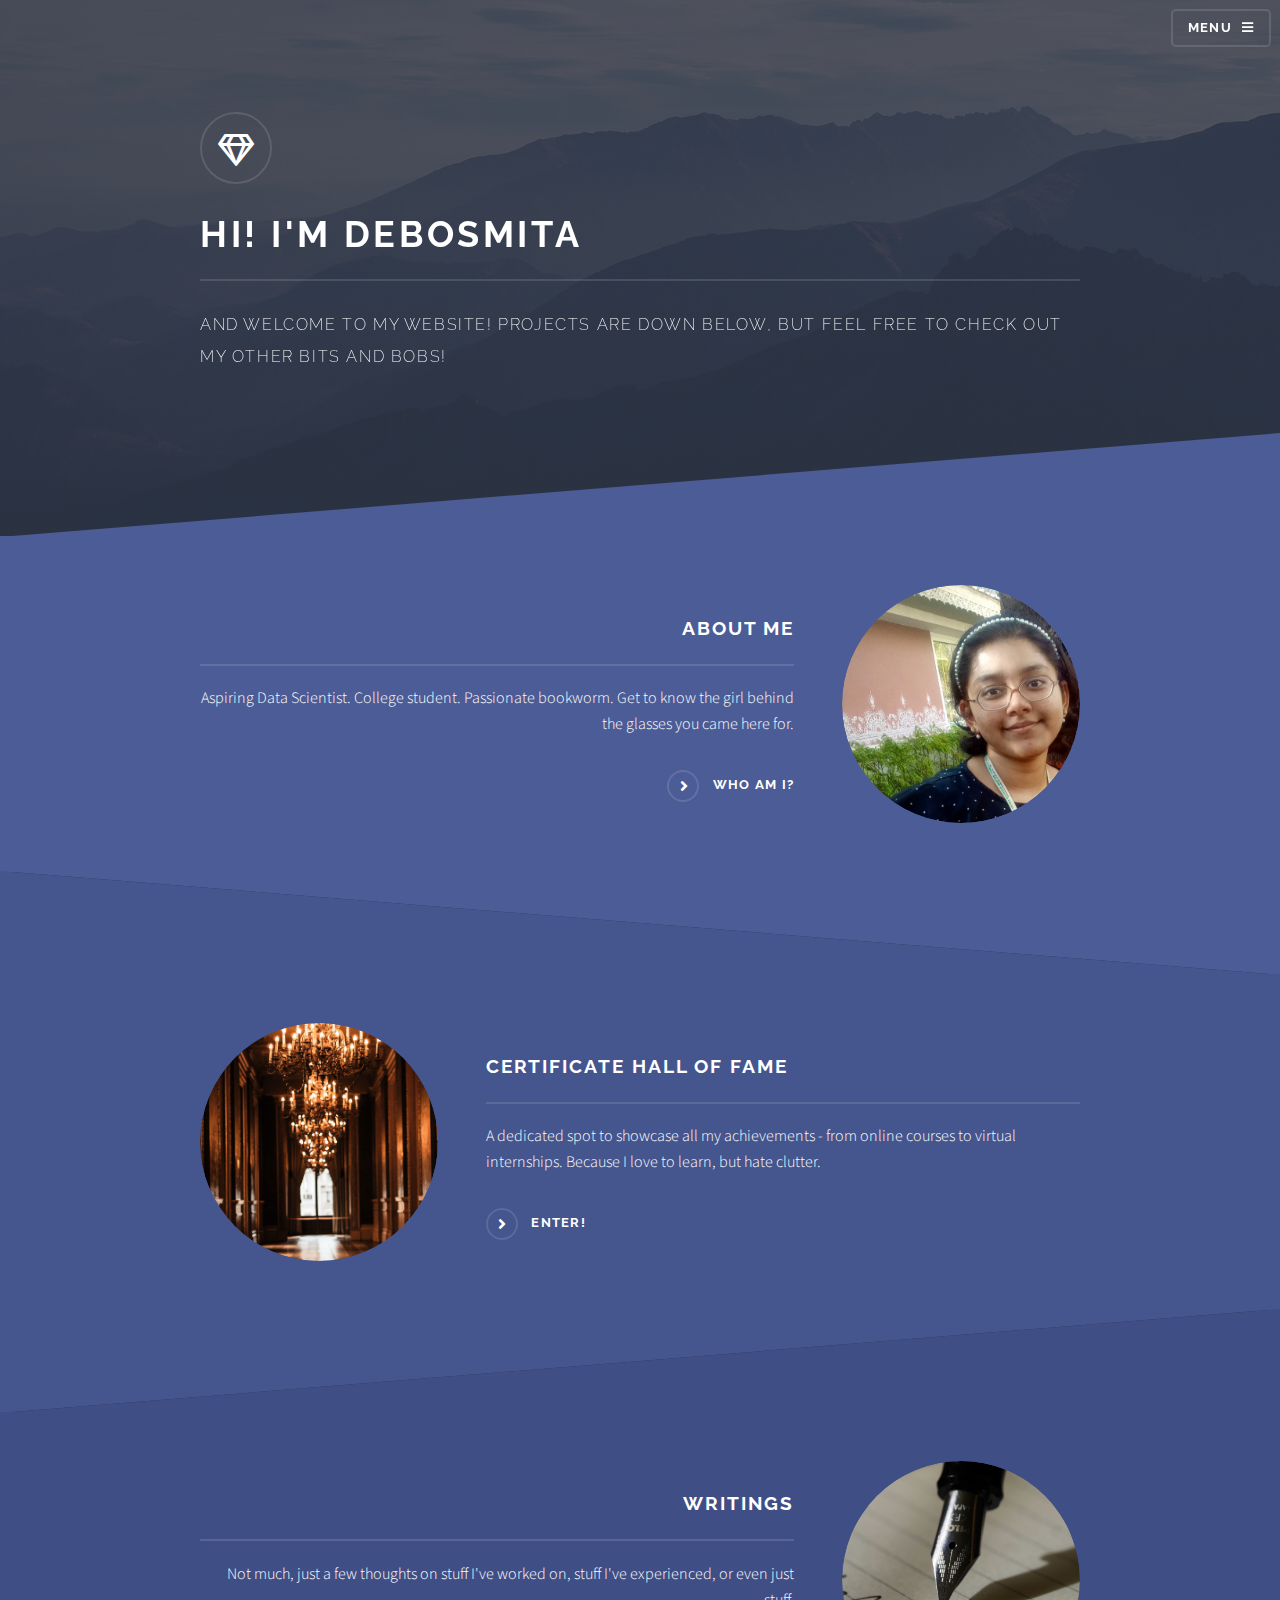
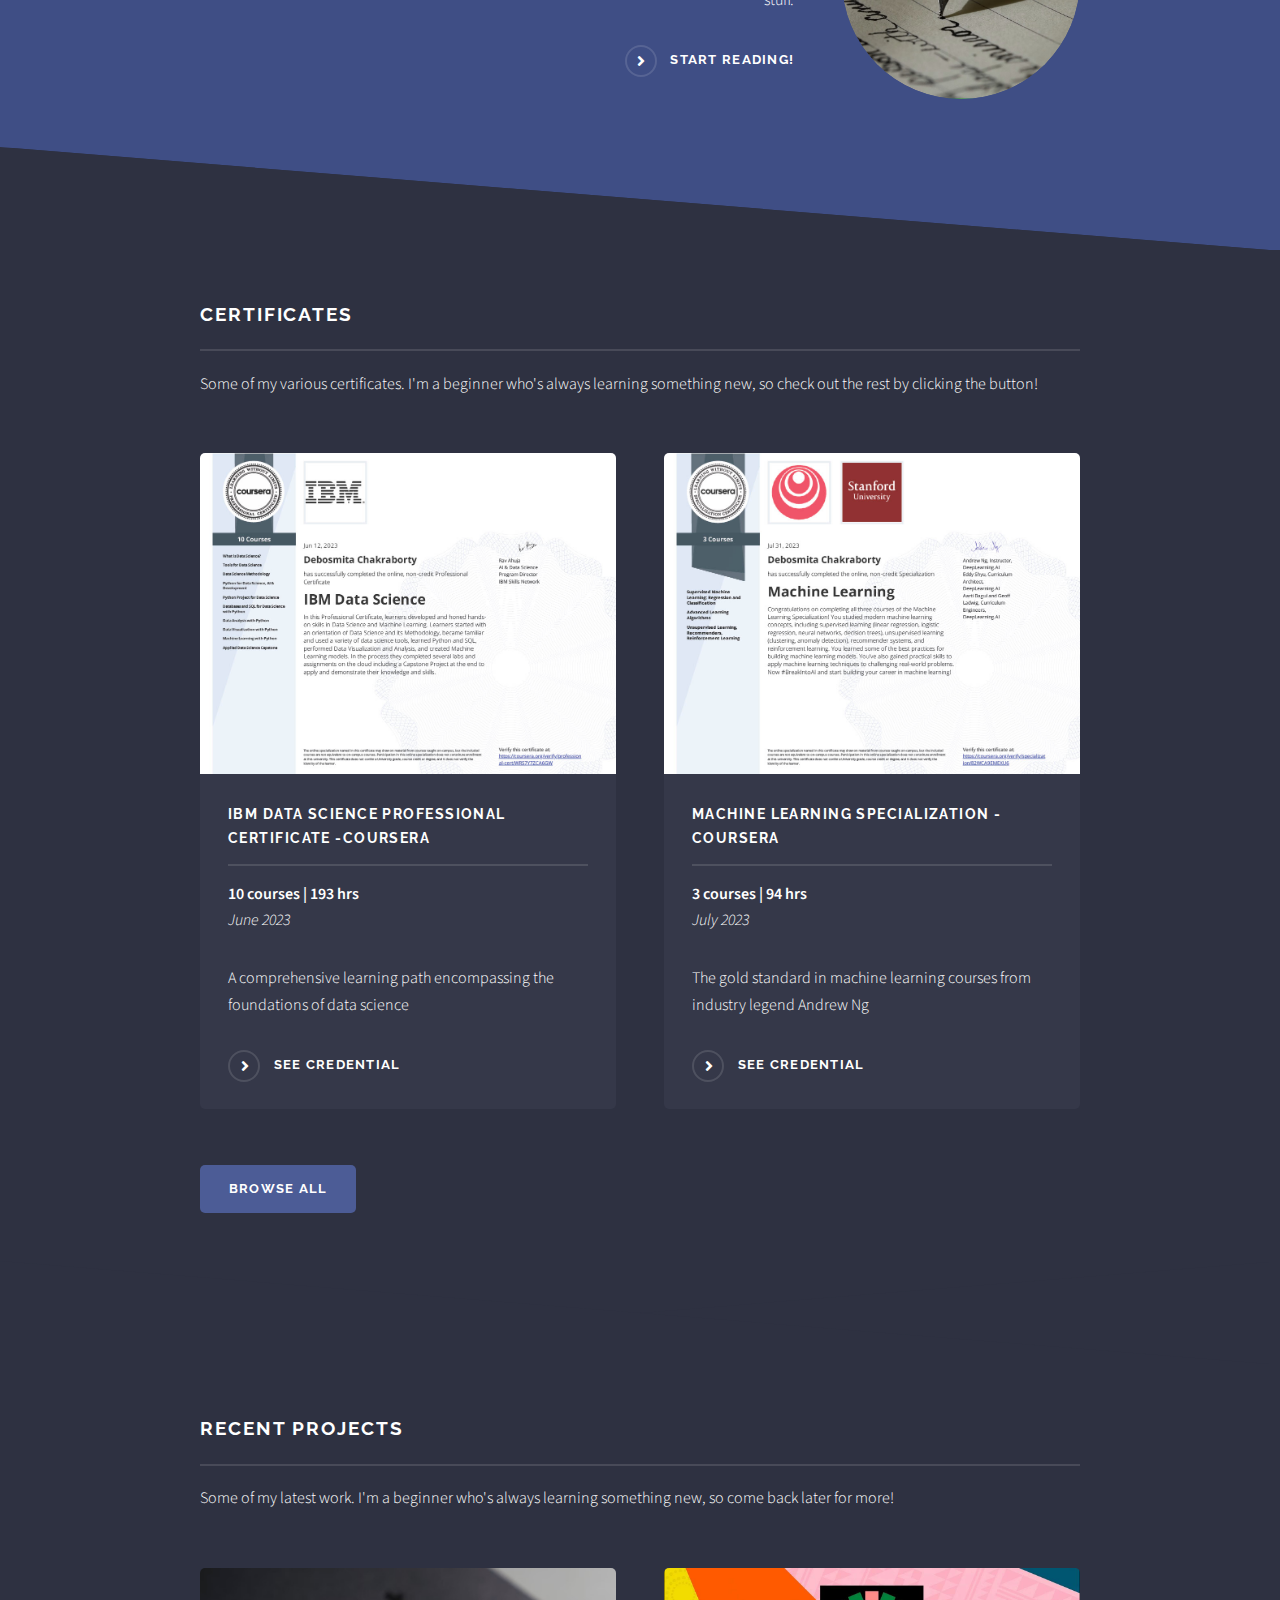
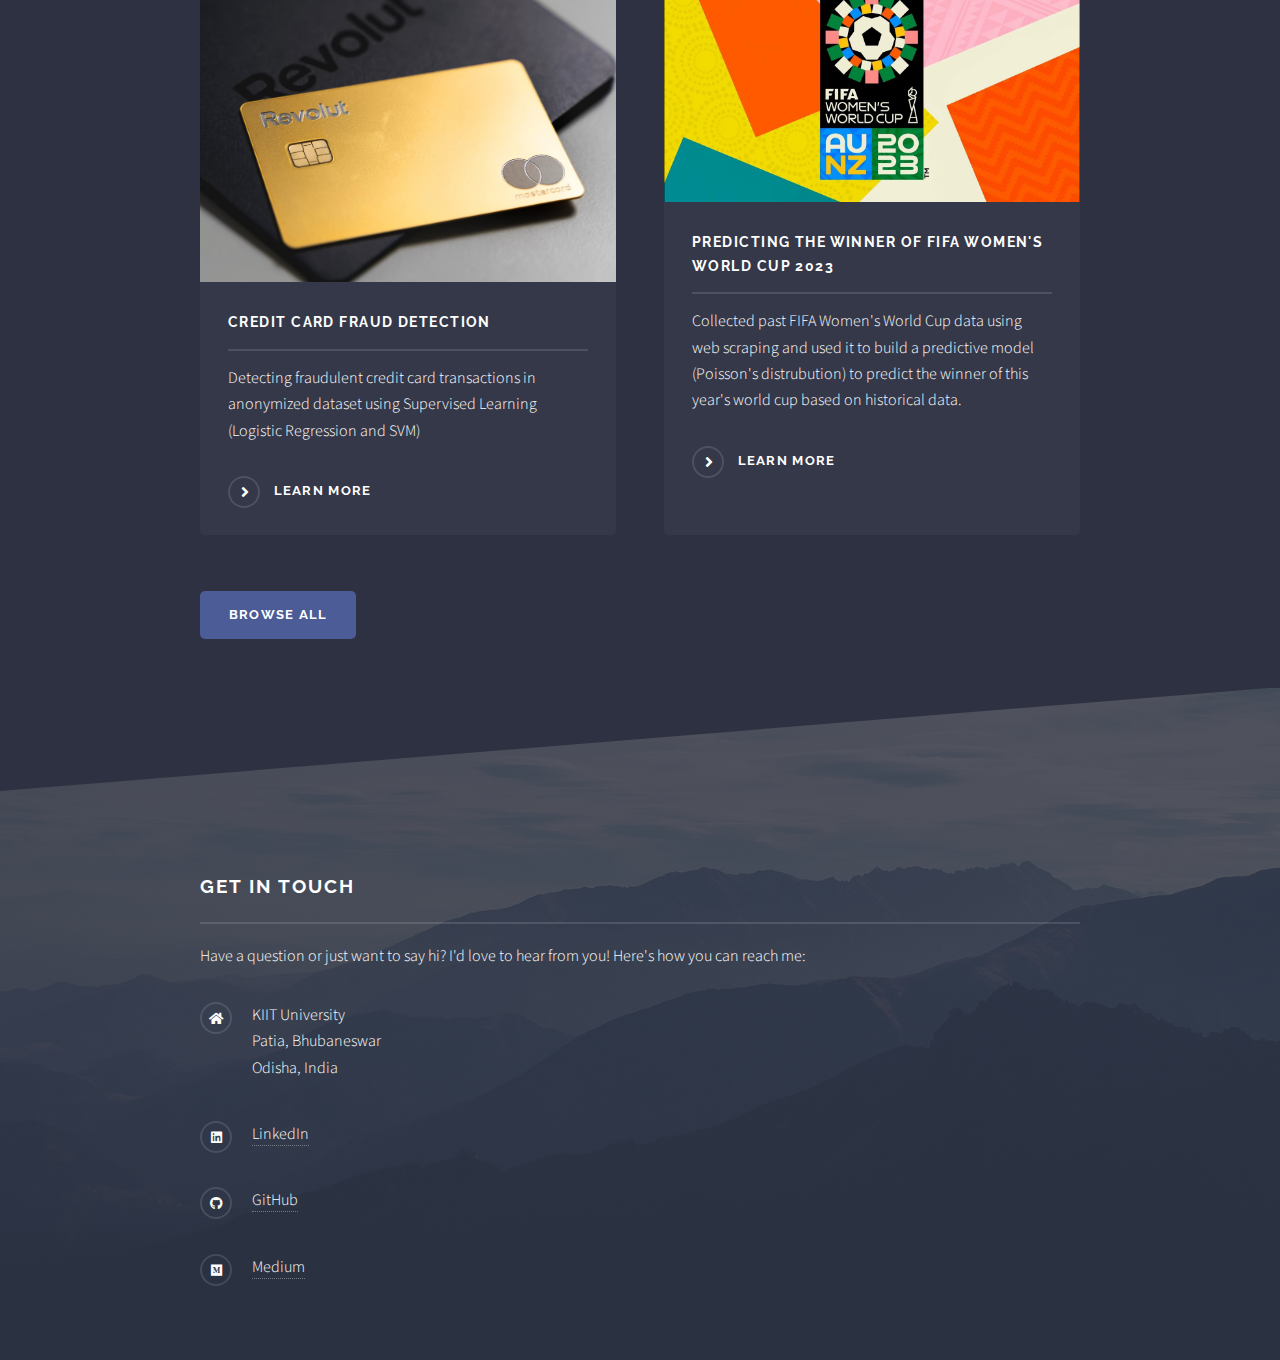
<file: index.html>
<!DOCTYPE HTML>
<!--
	Solid State by HTML5 UP
	html5up.net | @ajlkn
	Free for personal and commercial use under the CCA 3.0 license (html5up.net/license)
-->
<html>
	<head>
		<title>Debosmita's Website</title>
		<link rel="icon" type="images/x-icon" href="images/gem.jpg" />
		<meta charset="utf-8" />
		<meta name="viewport" content="width=device-width, initial-scale=1, user-scalable=no" />
		<link rel="stylesheet" href="assets/css/main.css" />
		<noscript><link rel="stylesheet" href="assets/css/noscript.css" /></noscript>
	</head>
	<body class="is-preload">

		<!-- Page Wrapper -->
			<div id="page-wrapper">

				<!-- Header -->
					<header id="header" class="alt">
						<h1><a href="index.html">Debosmita Chakraborty</a></h1>
						<nav>
							<a href="#menu">Menu</a>
						</nav>
					</header>

				<!-- Menu -->
					<nav id="menu">
						<div class="inner">
							<h2>Menu</h2>
							<ul class="links">
                                <li><a href="index.html">Home</a></li>
                                <li><a href="about.html">About Me</a></li>
								<li><a href="portfolio.html">Portfolio</a></li>								
								<li><a href="hall.html">Hall of Fame</a></li>
                                <li><a href="writings.html">Writings</a></li>								
							</ul>
							<a href="#" class="close">Close</a>
						</div>
					</nav>

				<!-- Banner -->
					<section id="banner">
						<div class="inner">
							<div class="logo"><span class="icon fa-gem"></span></div>
							<h2>Hi! I'm Debosmita</h2>
							<p>And welcome to my website! Projects are down below, but feel free to check out my other bits and bobs!</p>
						</div>
					</section>

				<!-- Wrapper -->
					<section id="wrapper">

						<!-- One -->
							<section id="one" class="wrapper spotlight style1">
								<div class="inner">
									<a href="#" class="image"><img src="images/pic.jpg" alt="profile picture of a girl with glasses" /></a>
									<div class="content">
										<h2 class="major">About Me</h2>
										<p>Aspiring Data Scientist. College student. Passionate bookworm. Get to know the girl behind the glasses you came here for.</p>
										<a href="about.html" class="special">Who am I?</a>
									</div>
								</div>
							</section>

						<!-- Two -->
							<section id="two" class="wrapper alt spotlight style2">
								<div class="inner">
									<a href="#" class="image"><img src="images/chandelier_hall.jpg" alt="hall with chandeliers" /></a>
									<div class="content">
										<h2 class="major">Certificate Hall of Fame</h2>
										<p>A dedicated spot to showcase all my achievements - from online courses to virtual internships. Because I love to learn, but hate clutter.</p>
										<a href="hall.html" class="special">Enter!</a>
									</div>
								</div>
							</section>

						<!-- Three -->
							<section id="three" class="wrapper spotlight style3">
								<div class="inner">
									<a href="#" class="image"><img src="images/pen.jpg" alt="pen writing on paper" /></a>
									<div class="content">
										<h2 class="major">Writings</h2>
										<p>Not much, just a few thoughts on stuff I've worked on, stuff I've experienced, or even just stuff.</p>
										<a href="writings.html" class="special">Start reading!</a>
									</div>
								</div>
							</section>

						<!-- Four -->
							<section id="four" class="wrapper alt style1">
								<div class="inner">
									<h2 class="major">Certificates</h2>
									<p>Some of my various certificates. I'm a beginner who's always learning something new, so check out the rest by clicking the button!</p>
									<section class="features">
										<article>
											<a href="#" class="image"><img src="images/ibm_ds.jpg" alt="IBM Data Science Professional Certificate"/></a>
											<h3 class="major">IBM Data Science Professional Certificate -Coursera</h3>
											<p><b>10 courses | 193 hrs</b><br><i>June 2023</i></p>
											<p>A comprehensive learning path encompassing the foundations of data science</p>
											<a href="https://www.coursera.org/account/accomplishments/professional-cert/WR57Y7ZCA6GW" class="special" target="_blank">See credential</a>
										</article>
										<article>
											<a href="#" class="image"><img src="images/stanford_ml.jpg" alt="Andrew Ng Machine Learning Specialization Certificate" /></a>
											<h3 class="major">Machine Learning Specialization -Coursera</h3>
											<p><b>3 courses | 94 hrs</b><br><i>July 2023</i></p>
											<p>The gold standard in machine learning courses from industry legend Andrew Ng</p>
											<a href="https://www.coursera.org/account/accomplishments/specialization/82WCA9EMEXU6" class="special" target="_blank">See credential</a>
										</article>
									</section>
									<ul class="actions">
										<li><a href="hall.html" class="button primary">Browse All</a></li>
									</ul>
								</div>
							</section>

						<!-- Five -->
							<section id="four" class="wrapper alt style1">
								<div class="inner">
									<h2 class="major">Recent Projects</h2>
									<p>Some of my latest work. I'm a beginner who's always learning something new, so come back later for more!</p>
									<section class="features">
										<article>
											<a href="#" class="image"><img src="images/creditcard.jpg" alt="credit card on table" /></a>
											<h3 class="major">Credit Card Fraud Detection </h3>
											<p>Detecting fraudulent credit card transactions in anonymized dataset using Supervised Learning (Logistic Regression and SVM) </p>
											<a href="https://github.com/Debosmita-Chakraborty/CreditCardFraud" target="_blank" class="special">Learn more</a>
										</article>
										<article>
											<a href="#" class="image"><img src="images/FIFA_2023_WWC_logo.JPG" alt="FIFA 2023 Womens World Cup Image"/></a>
											<h3 class="major">Predicting the winner of FIFA Women's World Cup 2023</h3>
											<p>Collected past FIFA Women's World Cup data using web scraping and used it to build a predictive model (Poisson's distrubution) to predict the winner of this year's world cup based on historical data.</p>
											<a href="https://github.com/Debosmita-Chakraborty/FIFA23WomensWorldCup" target="_blank" class="special">Learn more</a>
										</article>
									</section>
									<ul class="actions">
										<li><a href="portfolio.html" class="button primary">Browse All</a></li>
									</ul>
								</div>
							</section>

					</section>

				<!-- Footer -->
				<section id="footer">
                    <div class="inner">
                        <h2 class="major">Get in touch</h2>
                        <p>Have a question or just want to say hi? I'd love to hear from you! Here's how you can reach me:</p>
                        <ul class="contact">
                            <li class="icon solid fa-home">
                                KIIT University<br/>
                                Patia, Bhubaneswar<br/>
                                Odisha, India
                            </li>
                            <li class="icon brands fa-linkedin"><a href="https://www.linkedin.com/in/debosmitachakraborty/" target="_blank">LinkedIn</a></li>
                            <li class="icon brands fa-github"><a href="https://github.com/Debosmita-Chakraborty/" target="_blank">GitHub</a></li>
							<li class="icon brands fa-medium"><a href="https://medium.com/@debosmitac" target="_blank">Medium</a></li>
						</ul>
                    </div>
                </section>
			</div>

		<!-- Scripts -->
			<script src="assets/js/jquery.min.js"></script>
			<script src="assets/js/jquery.scrollex.min.js"></script>
			<script src="assets/js/browser.min.js"></script>
			<script src="assets/js/breakpoints.min.js"></script>
			<script src="assets/js/util.js"></script>
			<script src="assets/js/main.js"></script>

	</body>
</html>
</file>
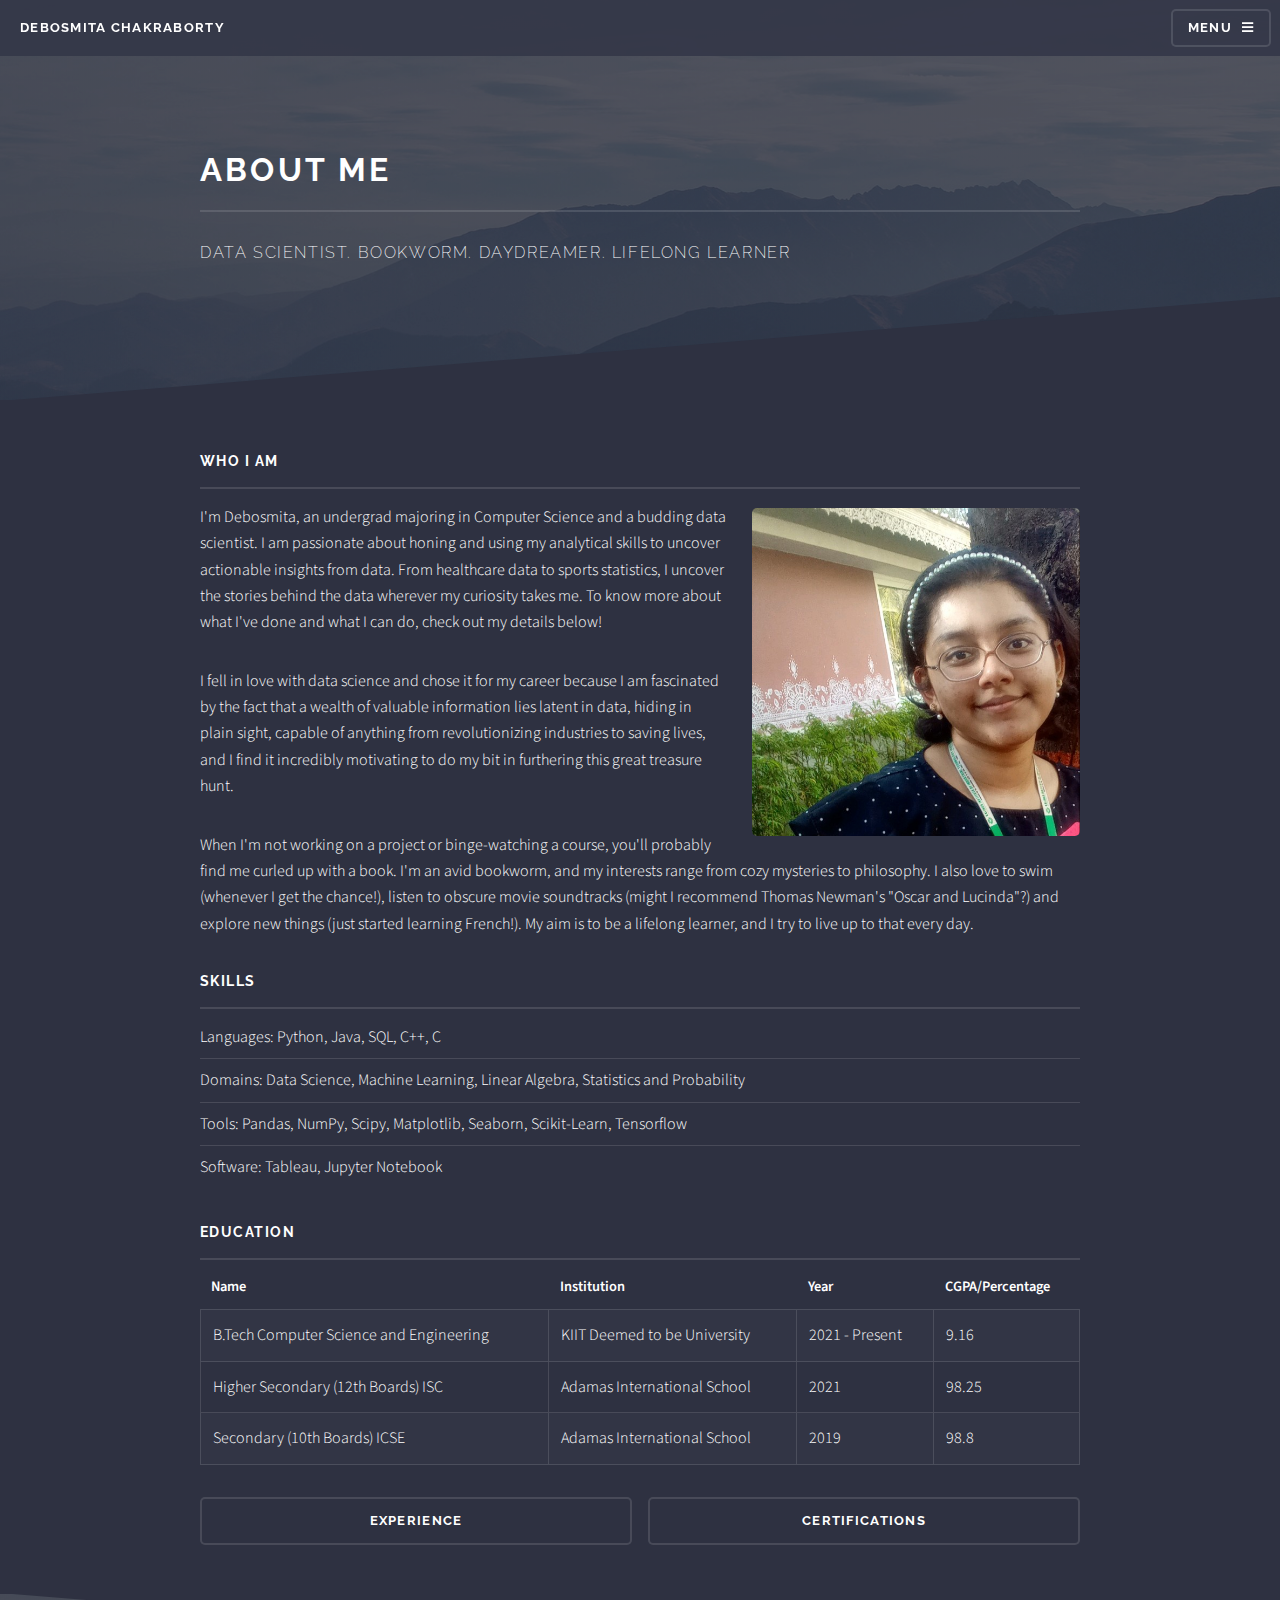
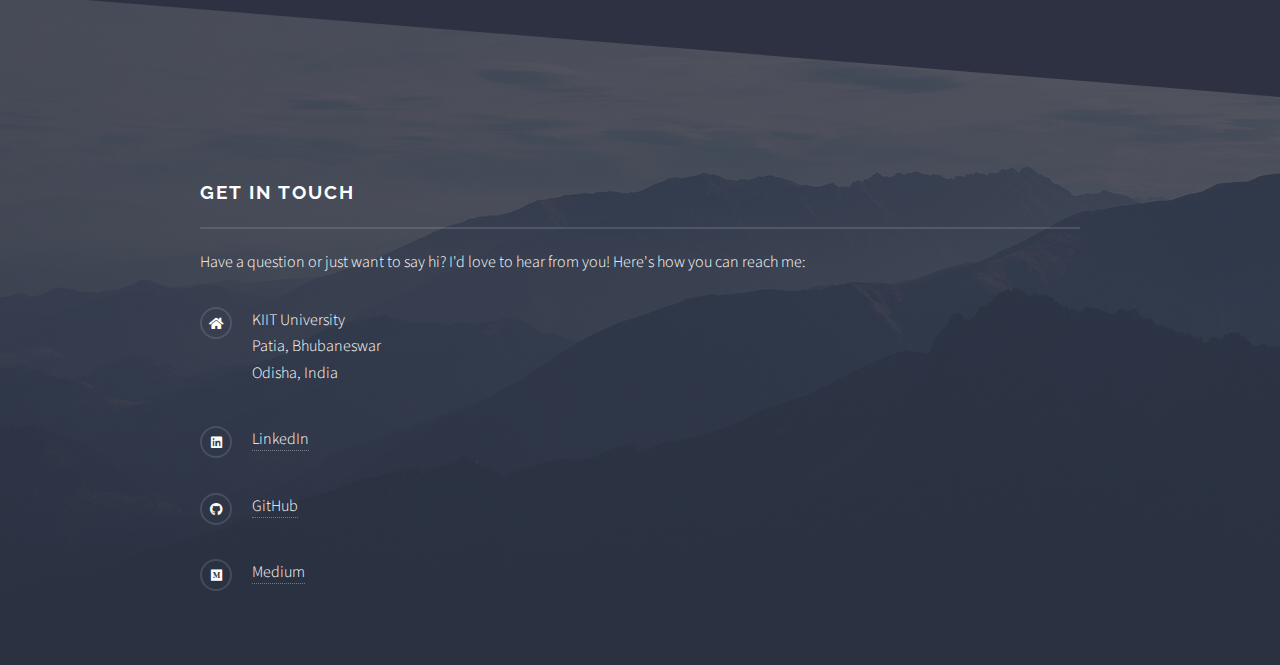
<file: about.html>
<!DOCTYPE HTML>
<!--
	Solid State by HTML5 UP
	html5up.net | @ajlkn
	Free for personal and commercial use under the CCA 3.0 license (html5up.net/license)
-->
<html>
	<head>
		<title>About Me | Debosmita</title>
		<link rel="icon" type="images/x-icon" href="images/gem.jpg" />
		<meta charset="utf-8" />
		<meta name="viewport" content="width=device-width, initial-scale=1, user-scalable=no" />
		<link rel="stylesheet" href="assets/css/main.css" />
		<noscript><link rel="stylesheet" href="assets/css/noscript.css" /></noscript>
	</head>
	<body class="is-preload">

		<!-- Page Wrapper -->
			<div id="page-wrapper">

				<!-- Header -->
					<header id="header">
						<h1><a href="index.html">Debosmita Chakraborty</a></h1>
						<nav>
							<a href="#menu">Menu</a>
						</nav>
					</header>

				<!-- Menu -->
					<nav id="menu">
						<div class="inner">
							<h2>Menu</h2>
							<ul class="links">
                                <li><a href="index.html">Home</a></li>
                                <li><a href="about.html">About Me</a></li>
								<li><a href="portfolio.html">Portfolio</a></li>								
								<li><a href="hall.html">Hall of Fame</a></li>
                                <li><a href="writings.html">Writings</a></li>								
							</ul>
							<a href="#" class="close">Close</a>
						</div>
					</nav>

				<!-- Wrapper -->
					<section id="wrapper">
						<header>
							<div class="inner">
								<h2>About Me</h2>
								<p>Data Scientist. Bookworm. Daydreamer. Lifelong Learner</p>
							</div>
						</header>

						<!-- Content -->
							<div class="wrapper">
								<div class="inner">

									<h3 class="major">Who I am</h3>
									<p><span class="image right"><img src="images/pic.jpg" alt="Profile picture of a girl with glasses" /></span>I'm Debosmita, an undergrad majoring in Computer Science and a budding data scientist. I am 
										passionate about honing and using my analytical skills to uncover actionable insights from
										data. From healthcare data to sports statistics, I uncover the stories behind the data
										wherever my curiosity takes me. To know more about what I've done and what I can do, check out my details below!</a>
									</p>
									<p>	I fell in love with data science and chose it for my career because I am fascinated by the fact that a wealth of valuable information lies latent in data,
										hiding in plain sight, capable of anything from revolutionizing industries to saving lives, 
										and I find it incredibly motivating to do my bit in furthering this great treasure hunt.    
									</p>
									<p>
										When I'm not working on a project or binge-watching a course, you'll probably find me curled up with a book. I'm an avid bookworm, and my interests range from cozy mysteries to philosophy. 
										I also love to swim (whenever I get the chance!), listen to obscure movie soundtracks (might I recommend Thomas Newman's "Oscar and Lucinda"?) and explore new things (just started learning French!).
										My aim is to be a lifelong learner, and I try to live up to that every day.   
									</p>
                                    
                                    <h3 class="major">Skills</h3>
                                    <ul class="alt">
									    <li>Languages: Python, Java, SQL, C++, C</li>
										<li>Domains: Data Science, Machine Learning, Linear Algebra, Statistics and Probability</li>
                                        <li>Tools: Pandas, NumPy, Scipy, Matplotlib, Seaborn, Scikit-Learn, Tensorflow</li>
                                        <li>Software: Tableau, Jupyter Notebook</li>
                                    </ul>

                                    <h3 class="major">Education</h3>
									<div class="table-wrapper">
										<table class="alt">
									    	<thead>
												<tr>
													<th>Name</th>
													<th>Institution</th>
                                                    <th>Year</th>
													<th>CGPA/Percentage</th>
												</tr>
											</thead>
											<tbody>
												<tr>
													<td>B.Tech Computer Science and Engineering</td>
													<td>KIIT Deemed to be University</td>
                                                    <td>2021 - Present</td>
									    			<td>9.16</td>
												</tr>
												<tr>
													<td>Higher Secondary (12th Boards) ISC</td>
													<td>Adamas International School</td>
                                                    <td>2021</td>
													<td>98.25</td>
												</tr>
												<tr>
													<td>Secondary (10th Boards) ICSE</td>
                                                    <td>Adamas International School</td>
													<td>2019</td>
													<td>98.8</td>
												</tr>
											</tbody>
										</table>
									</div>
                                    
                                    <section>
                                        <ul id="cv_download_button_below" class="actions fit">
											<li><a href="portfolio.html" class="button fit">Experience</a></li>
											<li><a href="hall.html" class="button fit">Certifications</a></li>
										</ul>
                                    </section>
                                    

								</div>
							</div>

                            
					</section>

				<!-- Footer -->
                <section id="footer">
                    <div class="inner">
                        <h2 class="major">Get in touch</h2>
                        <p>Have a question or just want to say hi? I'd love to hear from you! Here's how you can reach me:</p>
                        <ul class="contact">
                            <li class="icon solid fa-home">
                                KIIT University<br/>
                                Patia, Bhubaneswar<br/>
                                Odisha, India
                            </li>
                            <li class="icon brands fa-linkedin"><a href="https://www.linkedin.com/in/debosmitachakraborty/" target="_blank">LinkedIn</a></li>
                            <li class="icon brands fa-github"><a href="https://github.com/Debosmita-Chakraborty/" target="_blank">GitHub</a></li>
							<li class="icon brands fa-medium"><a href="https://medium.com/@debosmitac" target="_blank">Medium</a></li>
						</ul>
                    </div>
                </section>

			</div>

		<!-- Scripts -->
			<script src="assets/js/jquery.min.js"></script>
			<script src="assets/js/jquery.scrollex.min.js"></script>
			<script src="assets/js/browser.min.js"></script>
			<script src="assets/js/breakpoints.min.js"></script>
			<script src="assets/js/util.js"></script>
			<script src="assets/js/main.js"></script>

	</body>
</html>
</file>
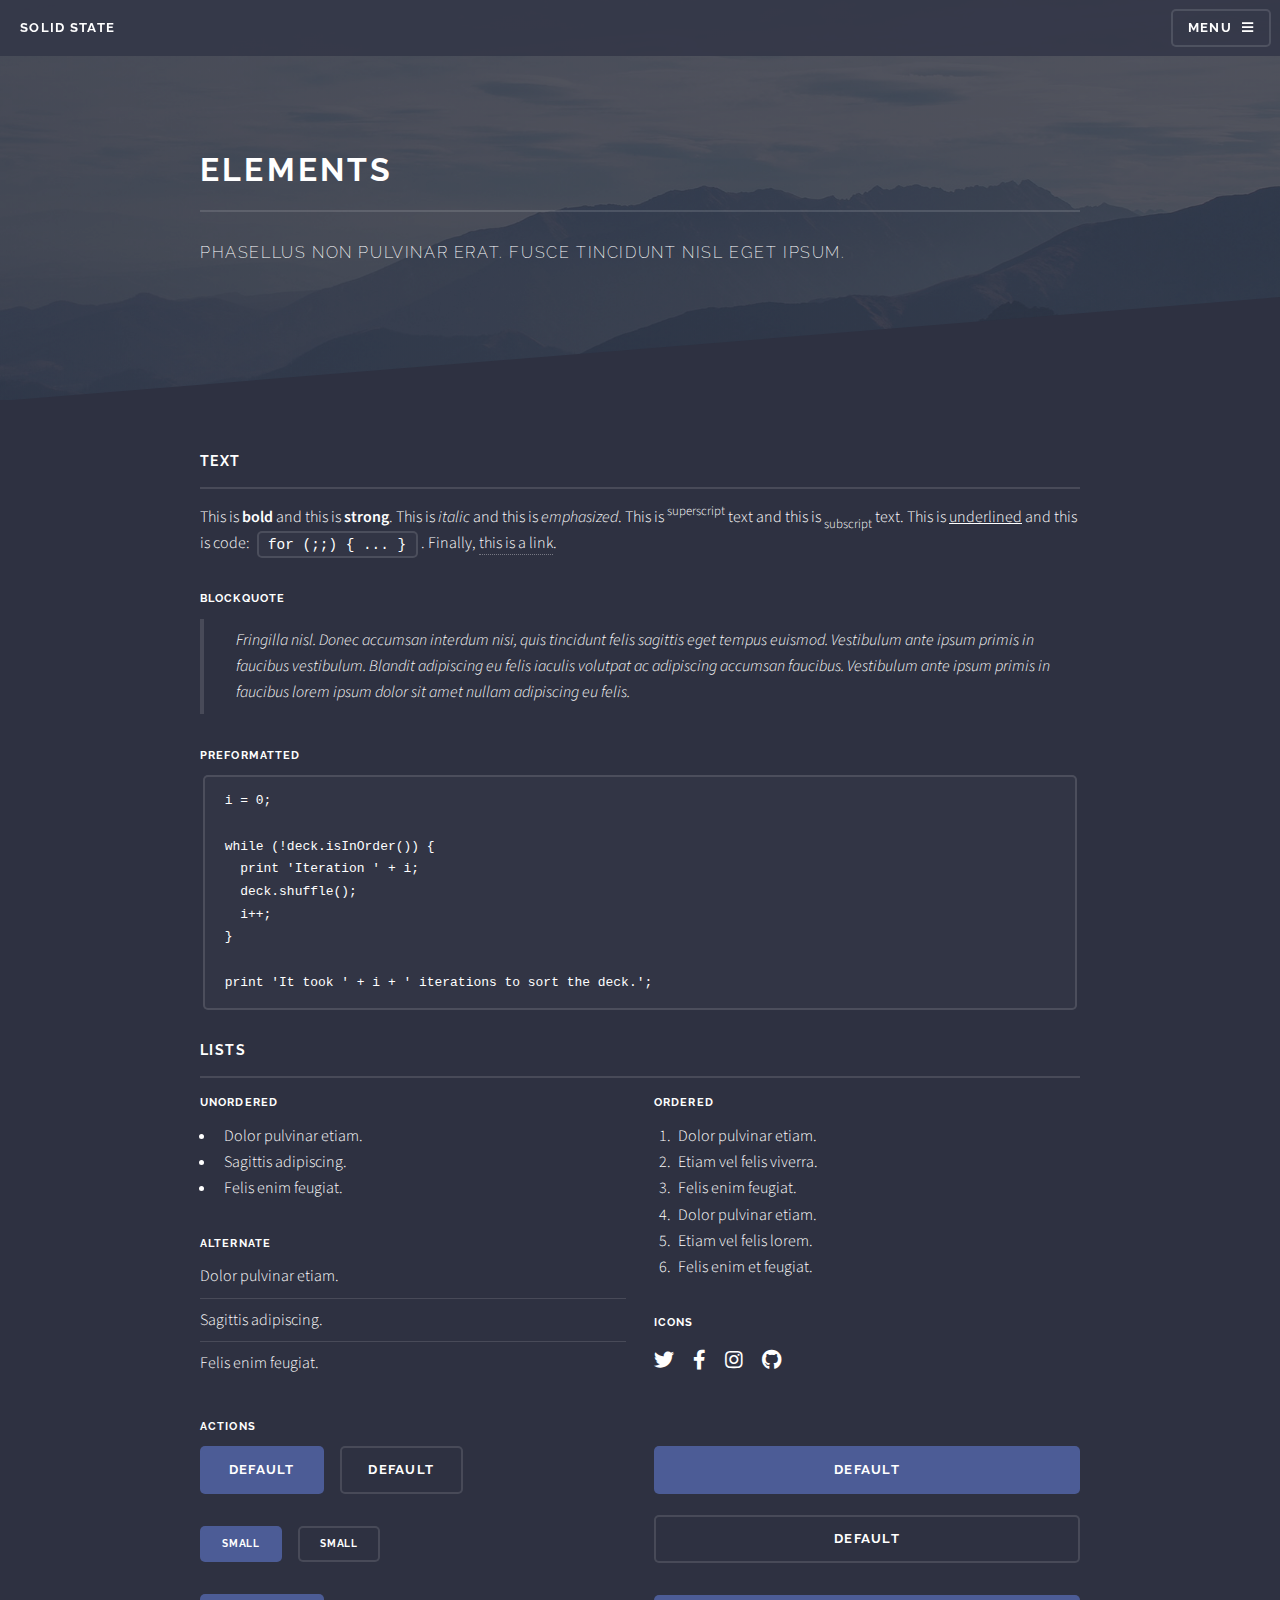
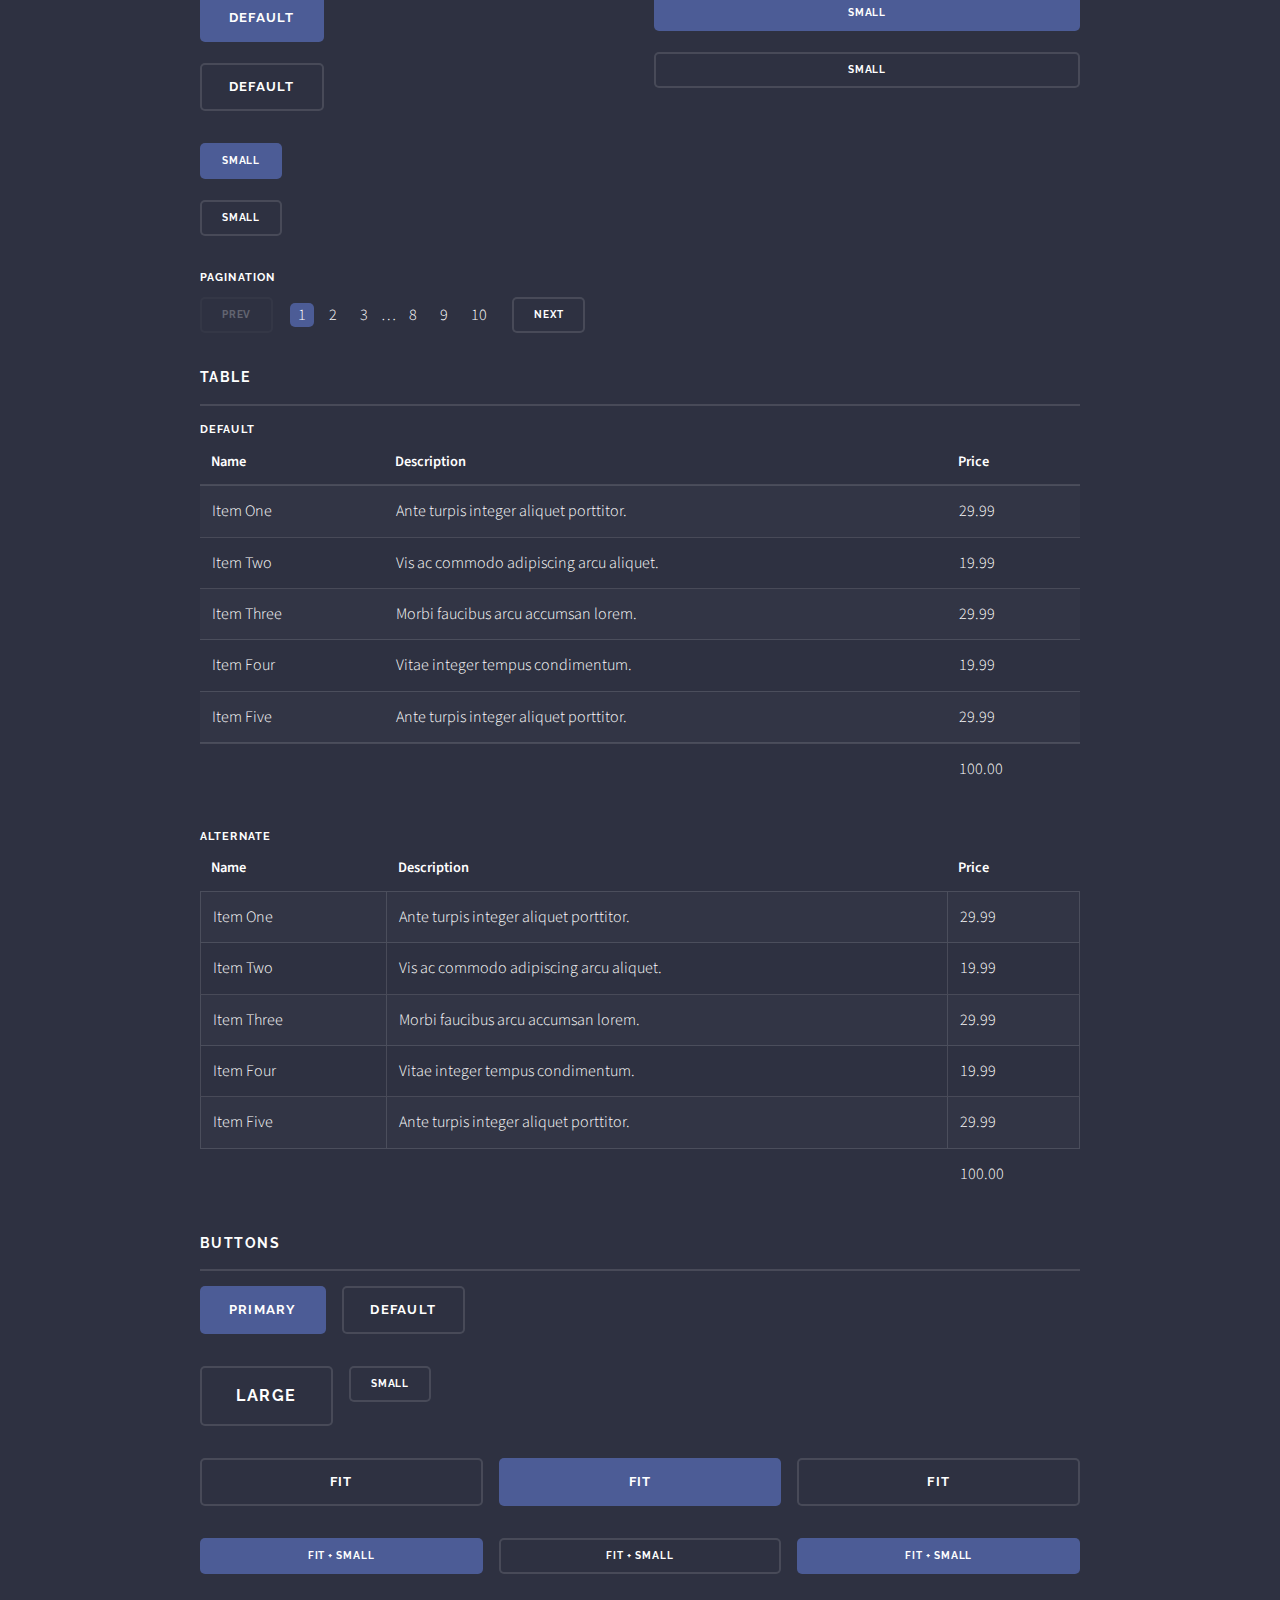
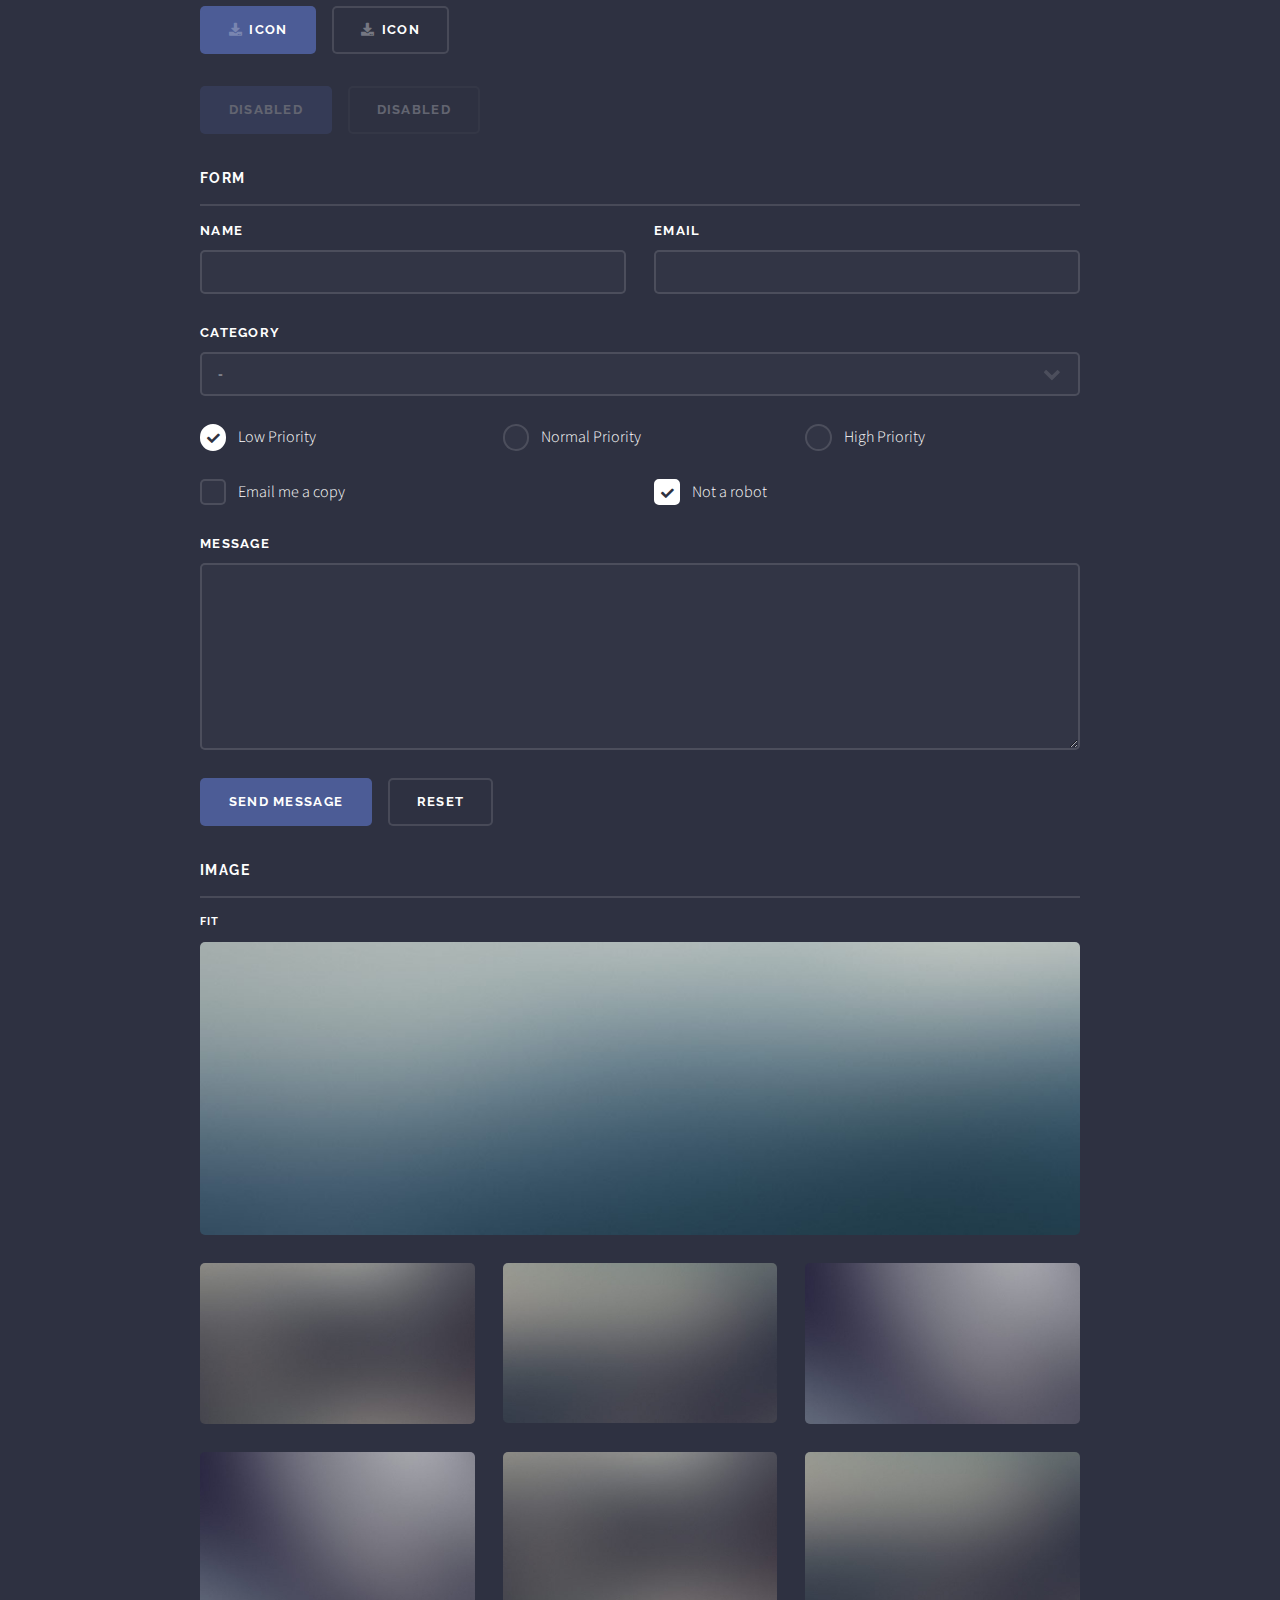
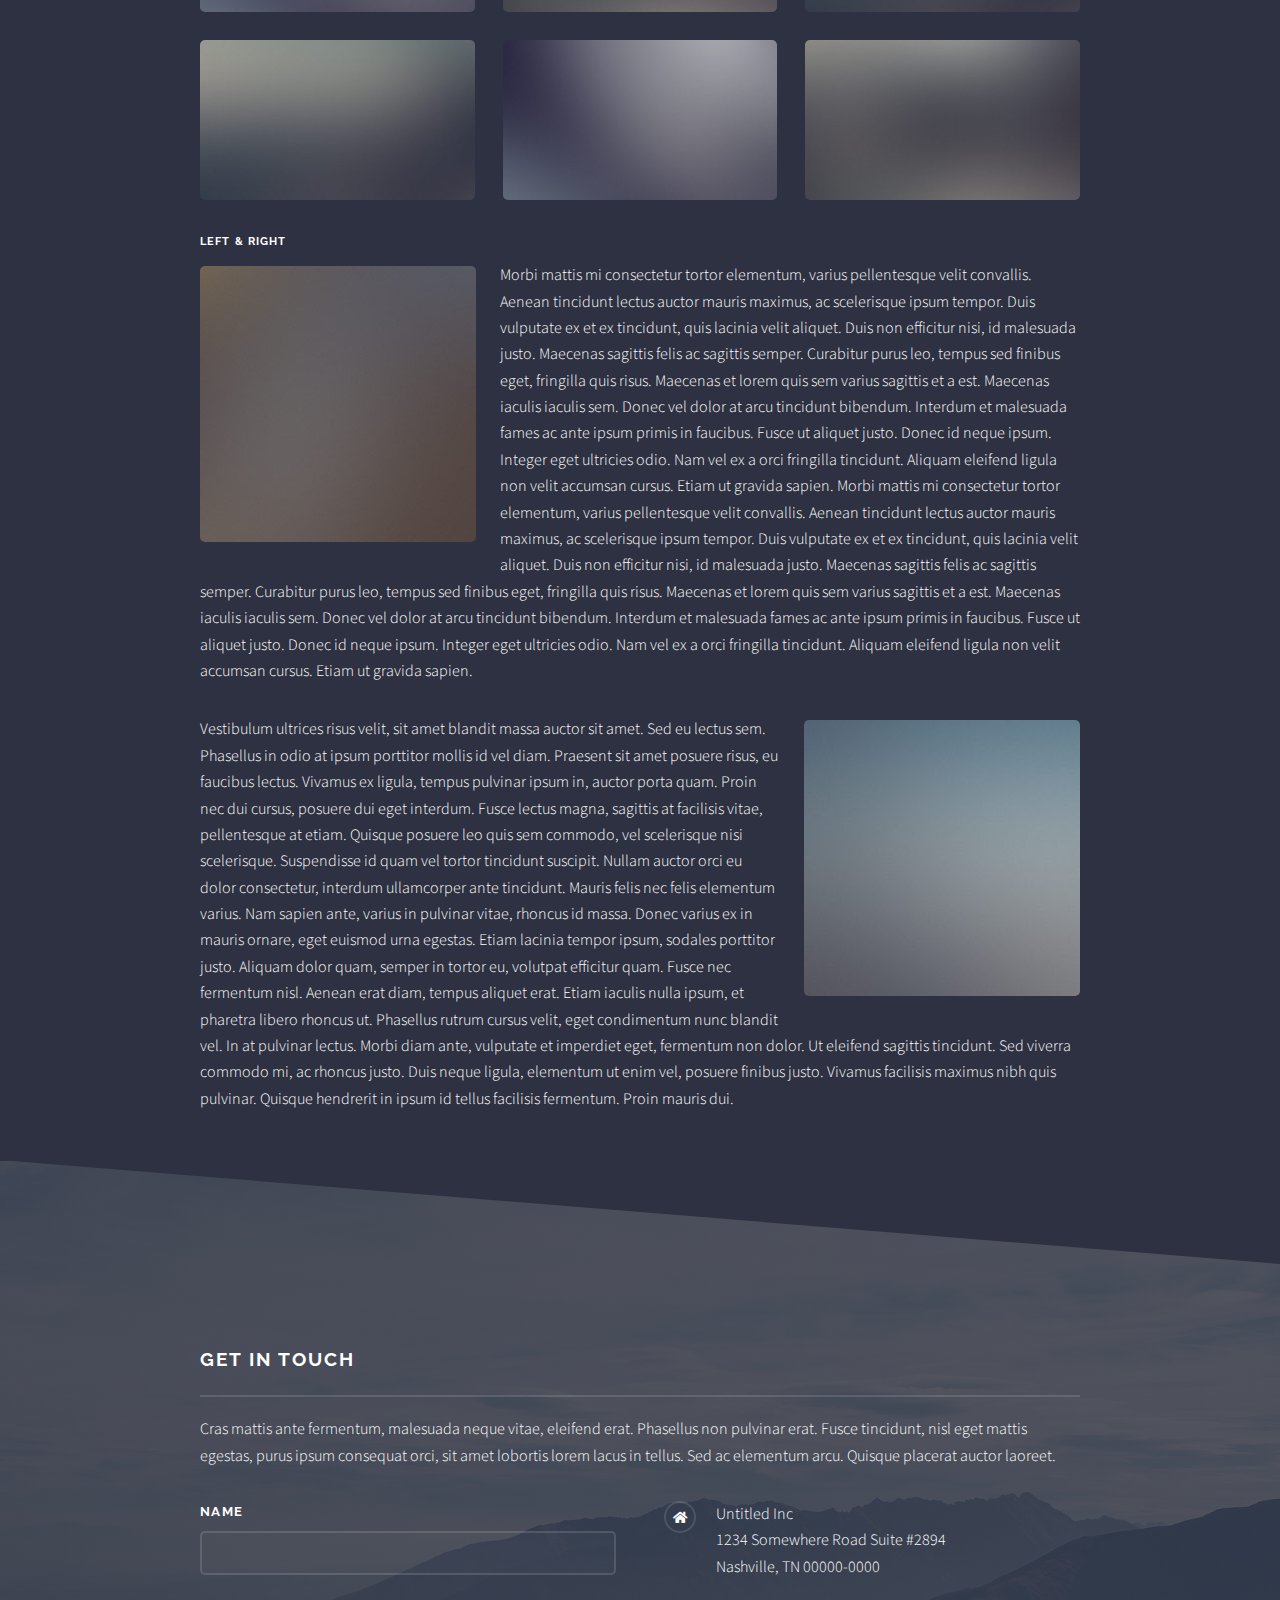
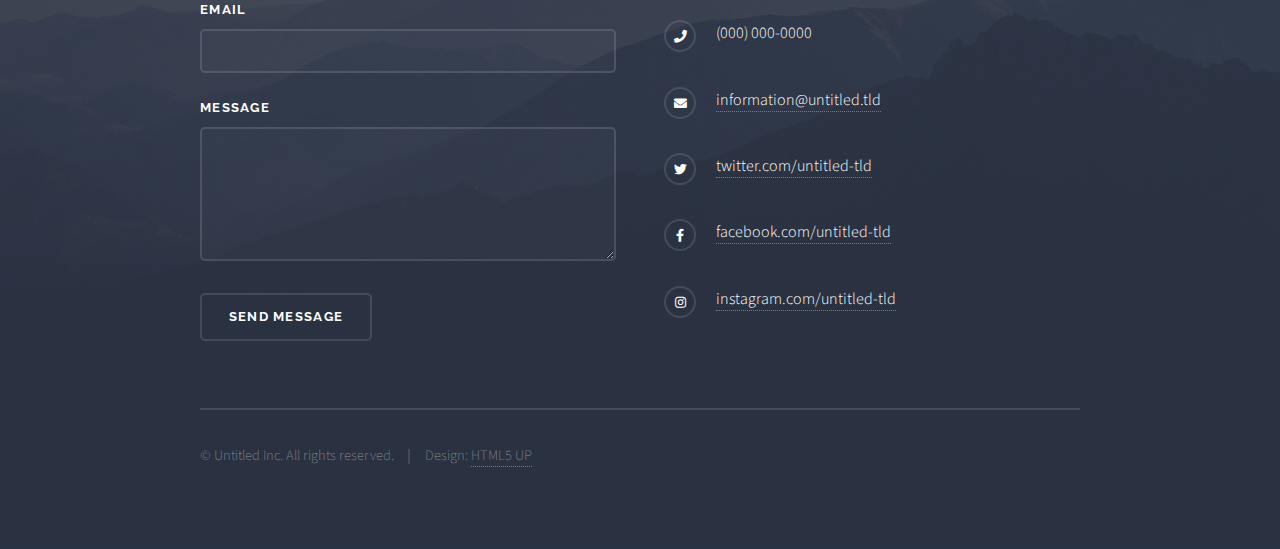
<file: elements.html>
<!DOCTYPE HTML>
<!--
	Solid State by HTML5 UP
	html5up.net | @ajlkn
	Free for personal and commercial use under the CCA 3.0 license (html5up.net/license)
-->
<html>
	<head>
		<title>Elements - Solid State by HTML5 UP</title>
		<meta charset="utf-8" />
		<meta name="viewport" content="width=device-width, initial-scale=1, user-scalable=no" />
		<link rel="stylesheet" href="assets/css/main.css" />
		<noscript><link rel="stylesheet" href="assets/css/noscript.css" /></noscript>
	</head>
	<body class="is-preload">

		<!-- Page Wrapper -->
			<div id="page-wrapper">

				<!-- Header -->
					<header id="header">
						<h1><a href="index.html">Solid State</a></h1>
						<nav>
							<a href="#menu">Menu</a>
						</nav>
					</header>

				<!-- Menu -->
					<nav id="menu">
						<div class="inner">
							<h2>Menu</h2>
							<ul class="links">
								<li><a href="index.html">Home</a></li>
								<li><a href="generic.html">Generic</a></li>
								<li><a href="elements.html">Elements</a></li>
								<li><a href="#">Log In</a></li>
								<li><a href="#">Sign Up</a></li>
							</ul>
							<a href="#" class="close">Close</a>
						</div>
					</nav>

				<!-- Wrapper -->
					<section id="wrapper">
						<header>
							<div class="inner">
								<h2>Elements</h2>
								<p>Phasellus non pulvinar erat. Fusce tincidunt nisl eget ipsum.</p>
							</div>
						</header>

						<!-- Content -->
							<div class="wrapper">
								<div class="inner">

									<section>
										<h3 class="major">Text</h3>
										<p>This is <b>bold</b> and this is <strong>strong</strong>. This is <i>italic</i> and this is <em>emphasized</em>.
										This is <sup>superscript</sup> text and this is <sub>subscript</sub> text.
										This is <u>underlined</u> and this is code: <code>for (;;) { ... }</code>. Finally, <a href="#">this is a link</a>.</p>
										<h4>Blockquote</h4>
										<blockquote>Fringilla nisl. Donec accumsan interdum nisi, quis tincidunt felis sagittis eget tempus euismod. Vestibulum ante ipsum primis in faucibus vestibulum. Blandit adipiscing eu felis iaculis volutpat ac adipiscing accumsan faucibus. Vestibulum ante ipsum primis in faucibus lorem ipsum dolor sit amet nullam adipiscing eu felis.</blockquote>
										<h4>Preformatted</h4>
										<pre><code>i = 0;

while (!deck.isInOrder()) {
  print 'Iteration ' + i;
  deck.shuffle();
  i++;
}

print 'It took ' + i + ' iterations to sort the deck.';</code></pre>
									</section>

									<section>
										<h3 class="major">Lists</h3>
										<div class="row">
											<div class="col-6 col-12-medium">
												<h4>Unordered</h4>
												<ul>
													<li>Dolor pulvinar etiam.</li>
													<li>Sagittis adipiscing.</li>
													<li>Felis enim feugiat.</li>
												</ul>
												<h4>Alternate</h4>
												<ul class="alt">
													<li>Dolor pulvinar etiam.</li>
													<li>Sagittis adipiscing.</li>
													<li>Felis enim feugiat.</li>
												</ul>
											</div>
											<div class="col-6 col-12-medium">
												<h4>Ordered</h4>
												<ol>
													<li>Dolor pulvinar etiam.</li>
													<li>Etiam vel felis viverra.</li>
													<li>Felis enim feugiat.</li>
													<li>Dolor pulvinar etiam.</li>
													<li>Etiam vel felis lorem.</li>
													<li>Felis enim et feugiat.</li>
												</ol>
												<h4>Icons</h4>
												<ul class="icons">
													<li><a href="#" class="icon brands fa-twitter"><span class="label">Twitter</span></a></li>
													<li><a href="#" class="icon brands fa-facebook-f"><span class="label">Facebook</span></a></li>
													<li><a href="#" class="icon brands fa-instagram"><span class="label">Instagram</span></a></li>
													<li><a href="#" class="icon brands fa-github"><span class="label">Github</span></a></li>
												</ul>
											</div>
										</div>
										<h4>Actions</h4>
										<div class="row">
											<div class="col-6 col-12-medium">
												<ul class="actions">
													<li><a href="#" class="button primary">Default</a></li>
													<li><a href="#" class="button">Default</a></li>
												</ul>
												<ul class="actions small">
													<li><a href="#" class="button primary small">Small</a></li>
													<li><a href="#" class="button small">Small</a></li>
												</ul>
												<ul class="actions stacked">
													<li><a href="#" class="button primary">Default</a></li>
													<li><a href="#" class="button">Default</a></li>
												</ul>
												<ul class="actions stacked small">
													<li><a href="#" class="button primary small">Small</a></li>
													<li><a href="#" class="button small">Small</a></li>
												</ul>
											</div>
											<div class="col-6 col-12-medium">
												<ul class="actions stacked">
													<li><a href="#" class="button primary fit">Default</a></li>
													<li><a href="#" class="button fit">Default</a></li>
												</ul>
												<ul class="actions stacked small">
													<li><a href="#" class="button primary small fit">Small</a></li>
													<li><a href="#" class="button small fit">Small</a></li>
												</ul>
											</div>
										</div>
										<h4>Pagination</h4>
										<ul class="pagination">
											<li><span class="button small disabled">Prev</span></li>
											<li><a href="#" class="page active">1</a></li>
											<li><a href="#" class="page">2</a></li>
											<li><a href="#" class="page">3</a></li>
											<li><span>&hellip;</span></li>
											<li><a href="#" class="page">8</a></li>
											<li><a href="#" class="page">9</a></li>
											<li><a href="#" class="page">10</a></li>
											<li><a href="#" class="button small">Next</a></li>
										</ul>
									</section>

									<section>
										<h3 class="major">Table</h3>
										<h4>Default</h4>
										<div class="table-wrapper">
											<table>
												<thead>
													<tr>
														<th>Name</th>
														<th>Description</th>
														<th>Price</th>
													</tr>
												</thead>
												<tbody>
													<tr>
														<td>Item One</td>
														<td>Ante turpis integer aliquet porttitor.</td>
														<td>29.99</td>
													</tr>
													<tr>
														<td>Item Two</td>
														<td>Vis ac commodo adipiscing arcu aliquet.</td>
														<td>19.99</td>
													</tr>
													<tr>
														<td>Item Three</td>
														<td> Morbi faucibus arcu accumsan lorem.</td>
														<td>29.99</td>
													</tr>
													<tr>
														<td>Item Four</td>
														<td>Vitae integer tempus condimentum.</td>
														<td>19.99</td>
													</tr>
													<tr>
														<td>Item Five</td>
														<td>Ante turpis integer aliquet porttitor.</td>
														<td>29.99</td>
													</tr>
												</tbody>
												<tfoot>
													<tr>
														<td colspan="2"></td>
														<td>100.00</td>
													</tr>
												</tfoot>
											</table>
										</div>

										<h4>Alternate</h4>
										<div class="table-wrapper">
											<table class="alt">
												<thead>
													<tr>
														<th>Name</th>
														<th>Description</th>
														<th>Price</th>
													</tr>
												</thead>
												<tbody>
													<tr>
														<td>Item One</td>
														<td>Ante turpis integer aliquet porttitor.</td>
														<td>29.99</td>
													</tr>
													<tr>
														<td>Item Two</td>
														<td>Vis ac commodo adipiscing arcu aliquet.</td>
														<td>19.99</td>
													</tr>
													<tr>
														<td>Item Three</td>
														<td> Morbi faucibus arcu accumsan lorem.</td>
														<td>29.99</td>
													</tr>
													<tr>
														<td>Item Four</td>
														<td>Vitae integer tempus condimentum.</td>
														<td>19.99</td>
													</tr>
													<tr>
														<td>Item Five</td>
														<td>Ante turpis integer aliquet porttitor.</td>
														<td>29.99</td>
													</tr>
												</tbody>
												<tfoot>
													<tr>
														<td colspan="2"></td>
														<td>100.00</td>
													</tr>
												</tfoot>
											</table>
										</div>
									</section>

									<section>
										<h3 class="major">Buttons</h3>
										<ul class="actions">
											<li><a href="#" class="button primary">Primary</a></li>
											<li><a href="#" class="button">Default</a></li>
										</ul>
										<ul class="actions">
											<li><a href="#" class="button large">Large</a></li>
											<li><a href="#" class="button small">Small</a></li>
										</ul>
										<ul class="actions fit">
											<li><a href="#" class="button fit">Fit</a></li>
											<li><a href="#" class="button primary fit">Fit</a></li>
											<li><a href="#" class="button fit">Fit</a></li>
										</ul>
										<ul class="actions fit small">
											<li><a href="#" class="button primary fit small">Fit + Small</a></li>
											<li><a href="#" class="button fit small">Fit + Small</a></li>
											<li><a href="#" class="button primary fit small">Fit + Small</a></li>
										</ul>
										<ul class="actions">
											<li><a href="#" class="button primary icon solid fa-download">Icon</a></li>
											<li><a href="#" class="button icon solid fa-download">Icon</a></li>
										</ul>
										<ul class="actions">
											<li><span class="button primary disabled">Disabled</span></li>
											<li><span class="button disabled">Disabled</span></li>
										</ul>
									</section>

									<section>
										<h3 class="major">Form</h3>
										<form method="post" action="#">
											<div class="row gtr-uniform">
												<div class="col-6 col-12-xsmall">
													<label for="demo-name">Name</label>
													<input type="text" name="demo-name" id="demo-name" value="" />
												</div>
												<div class="col-6 col-12-xsmall">
													<label for="demo-email">Email</label>
													<input type="email" name="demo-email" id="demo-email" value="" />
												</div>
												<div class="col-12">
													<label for="demo-category">Category</label>
													<select name="demo-category" id="demo-category">
														<option value="">-</option>
														<option value="1">Manufacturing</option>
														<option value="1">Shipping</option>
														<option value="1">Administration</option>
														<option value="1">Human Resources</option>
													</select>
												</div>
												<div class="col-4 col-12-small">
													<input type="radio" id="demo-priority-low" name="demo-priority" checked>
													<label for="demo-priority-low">Low Priority</label>
												</div>
												<div class="col-4 col-12-small">
													<input type="radio" id="demo-priority-normal" name="demo-priority">
													<label for="demo-priority-normal">Normal Priority</label>
												</div>
												<div class="col-4 col-12-small">
													<input type="radio" id="demo-priority-high" name="demo-priority">
													<label for="demo-priority-high">High Priority</label>
												</div>
												<div class="col-6 col-12-small">
													<input type="checkbox" id="demo-copy" name="demo-copy">
													<label for="demo-copy">Email me a copy</label>
												</div>
												<div class="col-6 col-12-small">
													<input type="checkbox" id="demo-human" name="demo-human" checked>
													<label for="demo-human">Not a robot</label>
												</div>
												<div class="col-12">
													<label for="demo-message">Message</label>
													<textarea name="demo-message" id="demo-message" rows="6"></textarea>
												</div>
												<div class="col-12">
													<ul class="actions">
														<li><input type="submit" value="Send Message" class="primary" /></li>
														<li><input type="reset" value="Reset" /></li>
													</ul>
												</div>
											</div>
										</form>
									</section>

									<section>
										<h3 class="major">Image</h3>
										<h4>Fit</h4>
										<div class="box alt">
											<div class="row gtr-uniform">
												<div class="col-12"><span class="image fit"><img src="images/pic08.jpg" alt="" /></span></div>
												<div class="col-4"><span class="image fit"><img src="images/pic05.jpg" alt="" /></span></div>
												<div class="col-4"><span class="image fit"><img src="images/pic06.jpg" alt="" /></span></div>
												<div class="col-4"><span class="image fit"><img src="images/pic07.jpg" alt="" /></span></div>
												<div class="col-4"><span class="image fit"><img src="images/pic07.jpg" alt="" /></span></div>
												<div class="col-4"><span class="image fit"><img src="images/pic05.jpg" alt="" /></span></div>
												<div class="col-4"><span class="image fit"><img src="images/pic06.jpg" alt="" /></span></div>
												<div class="col-4"><span class="image fit"><img src="images/pic06.jpg" alt="" /></span></div>
												<div class="col-4"><span class="image fit"><img src="images/pic07.jpg" alt="" /></span></div>
												<div class="col-4"><span class="image fit"><img src="images/pic05.jpg" alt="" /></span></div>
											</div>
										</div>
										<h4>Left &amp; Right</h4>
										<p><span class="image left"><img src="images/pic01.jpg" alt="" /></span>Morbi mattis mi consectetur tortor elementum, varius pellentesque velit convallis. Aenean tincidunt lectus auctor mauris maximus, ac scelerisque ipsum tempor. Duis vulputate ex et ex tincidunt, quis lacinia velit aliquet. Duis non efficitur nisi, id malesuada justo. Maecenas sagittis felis ac sagittis semper. Curabitur purus leo, tempus sed finibus eget, fringilla quis risus. Maecenas et lorem quis sem varius sagittis et a est. Maecenas iaculis iaculis sem. Donec vel dolor at arcu tincidunt bibendum. Interdum et malesuada fames ac ante ipsum primis in faucibus. Fusce ut aliquet justo. Donec id neque ipsum. Integer eget ultricies odio. Nam vel ex a orci fringilla tincidunt. Aliquam eleifend ligula non velit accumsan cursus. Etiam ut gravida sapien. Morbi mattis mi consectetur tortor elementum, varius pellentesque velit convallis. Aenean tincidunt lectus auctor mauris maximus, ac scelerisque ipsum tempor. Duis vulputate ex et ex tincidunt, quis lacinia velit aliquet. Duis non efficitur nisi, id malesuada justo. Maecenas sagittis felis ac sagittis semper. Curabitur purus leo, tempus sed finibus eget, fringilla quis risus. Maecenas et lorem quis sem varius sagittis et a est. Maecenas iaculis iaculis sem. Donec vel dolor at arcu tincidunt bibendum. Interdum et malesuada fames ac ante ipsum primis in faucibus. Fusce ut aliquet justo. Donec id neque ipsum. Integer eget ultricies odio. Nam vel ex a orci fringilla tincidunt. Aliquam eleifend ligula non velit accumsan cursus. Etiam ut gravida sapien.</p>
										<p><span class="image right"><img src="images/pic02.jpg" alt="" /></span>Vestibulum ultrices risus velit, sit amet blandit massa auctor sit amet. Sed eu lectus sem. Phasellus in odio at ipsum porttitor mollis id vel diam. Praesent sit amet posuere risus, eu faucibus lectus. Vivamus ex ligula, tempus pulvinar ipsum in, auctor porta quam. Proin nec dui cursus, posuere dui eget interdum. Fusce lectus magna, sagittis at facilisis vitae, pellentesque at etiam. Quisque posuere leo quis sem commodo, vel scelerisque nisi scelerisque. Suspendisse id quam vel tortor tincidunt suscipit. Nullam auctor orci eu dolor consectetur, interdum ullamcorper ante tincidunt. Mauris felis nec felis elementum varius. Nam sapien ante, varius in pulvinar vitae, rhoncus id massa. Donec varius ex in mauris ornare, eget euismod urna egestas. Etiam lacinia tempor ipsum, sodales porttitor justo. Aliquam dolor quam, semper in tortor eu, volutpat efficitur quam. Fusce nec fermentum nisl. Aenean erat diam, tempus aliquet erat. Etiam iaculis nulla ipsum, et pharetra libero rhoncus ut. Phasellus rutrum cursus velit, eget condimentum nunc blandit vel. In at pulvinar lectus. Morbi diam ante, vulputate et imperdiet eget, fermentum non dolor. Ut eleifend sagittis tincidunt. Sed viverra commodo mi, ac rhoncus justo. Duis neque ligula, elementum ut enim vel, posuere finibus justo. Vivamus facilisis maximus nibh quis pulvinar. Quisque hendrerit in ipsum id tellus facilisis fermentum. Proin mauris dui.</p>
									</section>

								</div>
							</div>

					</section>

				<!-- Footer -->
					<section id="footer">
						<div class="inner">
							<h2 class="major">Get in touch</h2>
							<p>Cras mattis ante fermentum, malesuada neque vitae, eleifend erat. Phasellus non pulvinar erat. Fusce tincidunt, nisl eget mattis egestas, purus ipsum consequat orci, sit amet lobortis lorem lacus in tellus. Sed ac elementum arcu. Quisque placerat auctor laoreet.</p>
							<form method="post" action="#">
								<div class="fields">
									<div class="field">
										<label for="name">Name</label>
										<input type="text" name="name" id="name" />
									</div>
									<div class="field">
										<label for="email">Email</label>
										<input type="email" name="email" id="email" />
									</div>
									<div class="field">
										<label for="message">Message</label>
										<textarea name="message" id="message" rows="4"></textarea>
									</div>
								</div>
								<ul class="actions">
									<li><input type="submit" value="Send Message" /></li>
								</ul>
							</form>
							<ul class="contact">
								<li class="icon solid fa-home">
									Untitled Inc<br />
									1234 Somewhere Road Suite #2894<br />
									Nashville, TN 00000-0000
								</li>
								<li class="icon solid fa-phone">(000) 000-0000</li>
								<!--<li class="icon solid fa-phone">(+91) 9123606983</li> -->
								<li class="icon solid fa-envelope"><a href="#">information@untitled.tld</a></li>
								<li class="icon brands fa-twitter"><a href="#">twitter.com/untitled-tld</a></li>
								<li class="icon brands fa-facebook-f"><a href="#">facebook.com/untitled-tld</a></li>
								<li class="icon brands fa-instagram"><a href="#">instagram.com/untitled-tld</a></li>
							</ul>
							<ul class="copyright">
								<li>&copy; Untitled Inc. All rights reserved.</li><li>Design: <a href="http://html5up.net">HTML5 UP</a></li>
							</ul>
						</div>
					</section>
					<!--
						<section id="footer">
                    <div class="inner">
                        <h2 class="major">Get in touch</h2>
                        <p>Have a question or just want to say hi? I'd love to hear from you! Here's how you can reach me:</p>
                        <form method="post" action="#">
                            <div class="fields">
                                <div class="field">
                                    <label for="name">Name</label>
                                    <input type="text" name="name" id="name" />
                                </div>
                                <div class="field">
                                    <label for="email">Email</label>
                                    <input type="email" name="email" id="email" />
                                </div>
                                <div class="field">
                                    <label for="message">Message</label>
                                    <textarea name="message" id="message" rows="4"></textarea>
                                </div>
                            </div>
                            <ul class="actions">
                                <li><input type="submit" value="Send Message" /></li>
                            </ul>
                        </form>
                        <ul class="contact">
                            <li class="icon solid fa-home">
                                KIIT University<br />
                                Patia, Bhubaneswar<br />
                                Odisha, India
                            </li>
                            <li class="icon solid fa-phone">(+91) 9123606983</li>
                            <li class="icon solid fa-envelope"><a href="#">debosmitac22@gmail.com</a></li>
                            <li class="icon brands fa-linkedin"><a href="https://www.linkedin.com/in/debosmitachakraborty/" target="_blank">LinkedIn</a></li>
                            <li class="icon brands fa-github"><a href="#">GitHub</a></li>
                            <li class="icon brands fa-medium"><a href="#">Medium</a></li>
                        </ul>
                        <ul class="copyright">
                            <li>&copy; Untitled Inc. All rights reserved.</li><li>Design: <a href="http://html5up.net">HTML5 UP</a></li>
                        </ul>
                    </div>
                </section>
					-->

			</div>

		<!-- Scripts -->
			<script src="assets/js/jquery.min.js"></script>
			<script src="assets/js/jquery.scrollex.min.js"></script>
			<script src="assets/js/browser.min.js"></script>
			<script src="assets/js/breakpoints.min.js"></script>
			<script src="assets/js/util.js"></script>
			<script src="assets/js/main.js"></script>

	</body>
</html>
</file>
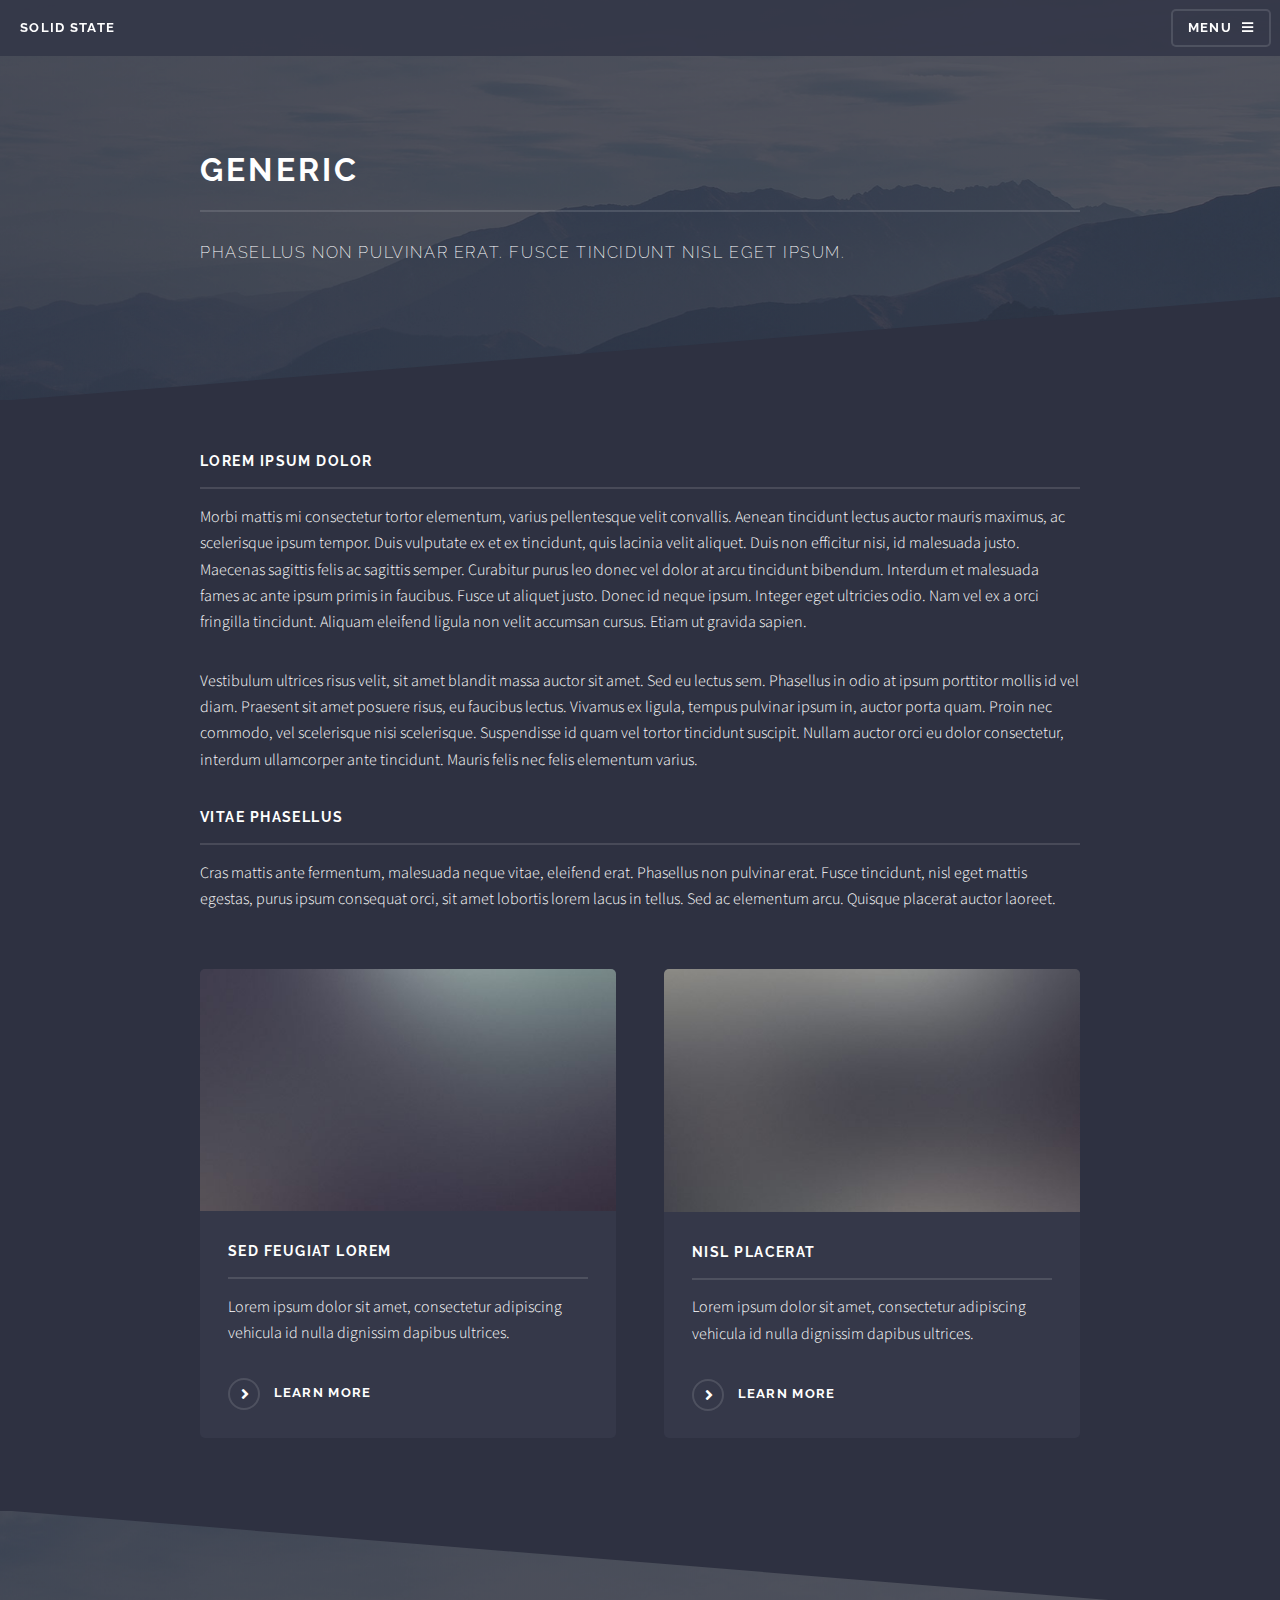
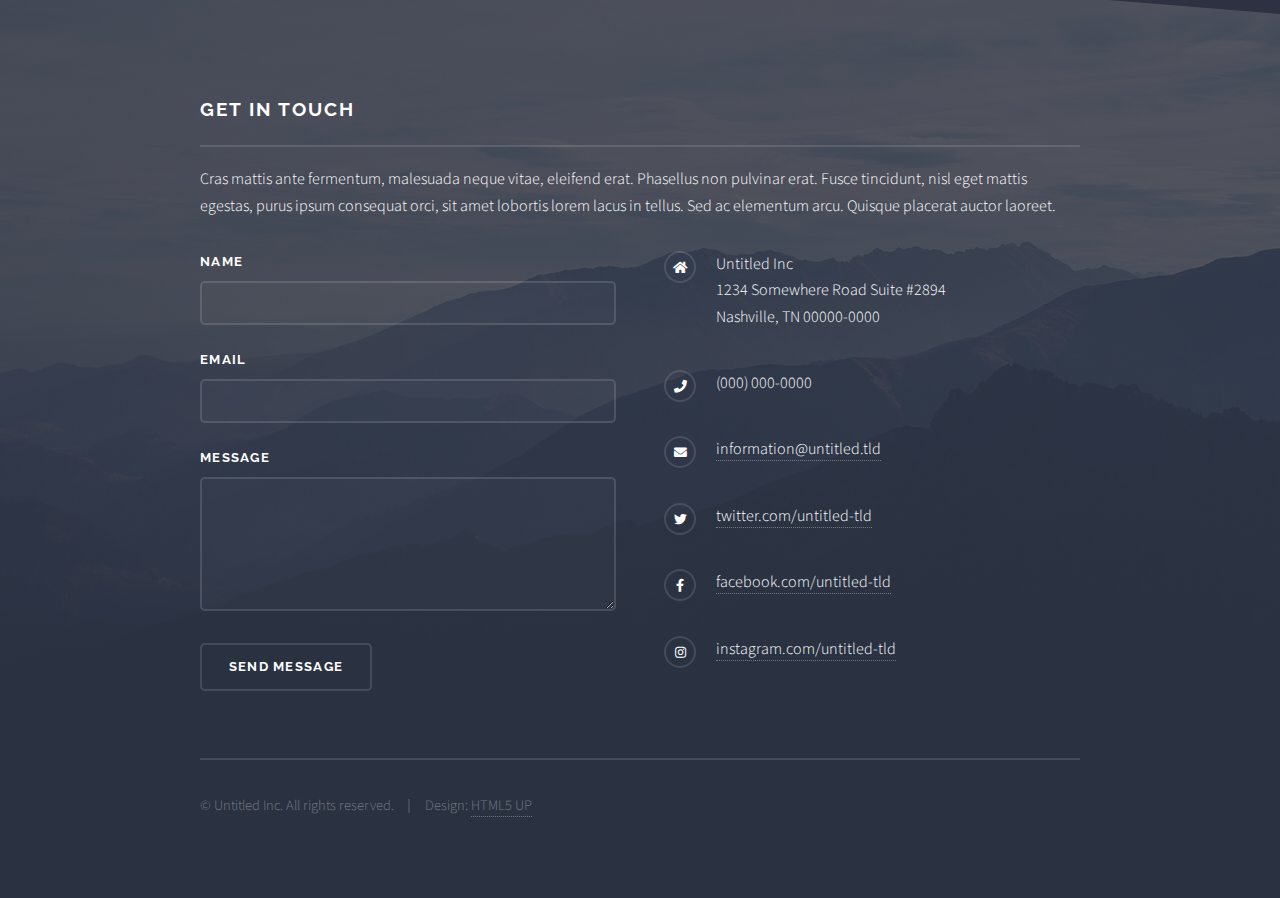
<file: generic.html>
<!DOCTYPE HTML>
<!--
	Solid State by HTML5 UP
	html5up.net | @ajlkn
	Free for personal and commercial use under the CCA 3.0 license (html5up.net/license)
-->
<html>
	<head>
		<title>Generic - Solid State by HTML5 UP</title>
		<meta charset="utf-8" />
		<meta name="viewport" content="width=device-width, initial-scale=1, user-scalable=no" />
		<link rel="stylesheet" href="assets/css/main.css" />
		<noscript><link rel="stylesheet" href="assets/css/noscript.css" /></noscript>
	</head>
	<body class="is-preload">

		<!-- Page Wrapper -->
			<div id="page-wrapper">

				<!-- Header -->
					<header id="header">
						<h1><a href="index.html">Solid State</a></h1>
						<nav>
							<a href="#menu">Menu</a>
						</nav>
					</header>

				<!-- Menu -->
					<nav id="menu">
						<div class="inner">
							<h2>Menu</h2>
							<ul class="links">
								<li><a href="index.html">Home</a></li>
								<li><a href="generic.html">Generic</a></li>
								<li><a href="elements.html">Elements</a></li>
								<li><a href="#">Log In</a></li>
								<li><a href="#">Sign Up</a></li>
							</ul>
							<a href="#" class="close">Close</a>
						</div>
					</nav>

				<!-- Wrapper -->
					<section id="wrapper">
						<header>
							<div class="inner">
								<h2>Generic</h2>
								<p>Phasellus non pulvinar erat. Fusce tincidunt nisl eget ipsum.</p>
							</div>
						</header>

						<!-- Content -->
							<div class="wrapper">
								<div class="inner">

									<h3 class="major">Lorem ipsum dolor</h3>
									<p>Morbi mattis mi consectetur tortor elementum, varius pellentesque velit convallis. Aenean tincidunt lectus auctor mauris maximus, ac scelerisque ipsum tempor. Duis vulputate ex et ex tincidunt, quis lacinia velit aliquet. Duis non efficitur nisi, id malesuada justo. Maecenas sagittis felis ac sagittis semper. Curabitur purus leo donec vel dolor at arcu tincidunt bibendum. Interdum et malesuada fames ac ante ipsum primis in faucibus. Fusce ut aliquet justo. Donec id neque ipsum. Integer eget ultricies odio. Nam vel ex a orci fringilla tincidunt. Aliquam eleifend ligula non velit accumsan cursus. Etiam ut gravida sapien.</p>

									<p>Vestibulum ultrices risus velit, sit amet blandit massa auctor sit amet. Sed eu lectus sem. Phasellus in odio at ipsum porttitor mollis id vel diam. Praesent sit amet posuere risus, eu faucibus lectus. Vivamus ex ligula, tempus pulvinar ipsum in, auctor porta quam. Proin nec commodo, vel scelerisque nisi scelerisque. Suspendisse id quam vel tortor tincidunt suscipit. Nullam auctor orci eu dolor consectetur, interdum ullamcorper ante tincidunt. Mauris felis nec felis elementum varius.</p>

									<h3 class="major">Vitae phasellus</h3>
									<p>Cras mattis ante fermentum, malesuada neque vitae, eleifend erat. Phasellus non pulvinar erat. Fusce tincidunt, nisl eget mattis egestas, purus ipsum consequat orci, sit amet lobortis lorem lacus in tellus. Sed ac elementum arcu. Quisque placerat auctor laoreet.</p>

									<section class="features">
										<article>
											<a href="#" class="image"><img src="images/pic04.jpg" alt="" /></a>
											<h3 class="major">Sed feugiat lorem</h3>
											<p>Lorem ipsum dolor sit amet, consectetur adipiscing vehicula id nulla dignissim dapibus ultrices.</p>
											<a href="#" class="special">Learn more</a>
										</article>
										<article>
											<a href="#" class="image"><img src="images/pic05.jpg" alt="" /></a>
											<h3 class="major">Nisl placerat</h3>
											<p>Lorem ipsum dolor sit amet, consectetur adipiscing vehicula id nulla dignissim dapibus ultrices.</p>
											<a href="#" class="special">Learn more</a>
										</article>
									</section>

								</div>
							</div>

					</section>

				<!-- Footer -->
					<section id="footer">
						<div class="inner">
							<h2 class="major">Get in touch</h2>
							<p>Cras mattis ante fermentum, malesuada neque vitae, eleifend erat. Phasellus non pulvinar erat. Fusce tincidunt, nisl eget mattis egestas, purus ipsum consequat orci, sit amet lobortis lorem lacus in tellus. Sed ac elementum arcu. Quisque placerat auctor laoreet.</p>
							<form method="post" action="#">
								<div class="fields">
									<div class="field">
										<label for="name">Name</label>
										<input type="text" name="name" id="name" />
									</div>
									<div class="field">
										<label for="email">Email</label>
										<input type="email" name="email" id="email" />
									</div>
									<div class="field">
										<label for="message">Message</label>
										<textarea name="message" id="message" rows="4"></textarea>
									</div>
								</div>
								<ul class="actions">
									<li><input type="submit" value="Send Message" /></li>
								</ul>
							</form>
							<ul class="contact">
								<li class="icon solid fa-home">
									Untitled Inc<br />
									1234 Somewhere Road Suite #2894<br />
									Nashville, TN 00000-0000
								</li>
								<li class="icon solid fa-phone">(000) 000-0000</li>
								<li class="icon solid fa-envelope"><a href="#">information@untitled.tld</a></li>
								<li class="icon brands fa-twitter"><a href="#">twitter.com/untitled-tld</a></li>
								<li class="icon brands fa-facebook-f"><a href="#">facebook.com/untitled-tld</a></li>
								<li class="icon brands fa-instagram"><a href="#">instagram.com/untitled-tld</a></li>
							</ul>
							<ul class="copyright">
								<li>&copy; Untitled Inc. All rights reserved.</li><li>Design: <a href="http://html5up.net">HTML5 UP</a></li>
							</ul>
						</div>
					</section>

			</div>

		<!-- Scripts -->
			<script src="assets/js/jquery.min.js"></script>
			<script src="assets/js/jquery.scrollex.min.js"></script>
			<script src="assets/js/browser.min.js"></script>
			<script src="assets/js/breakpoints.min.js"></script>
			<script src="assets/js/util.js"></script>
			<script src="assets/js/main.js"></script>

	</body>
</html>
</file>
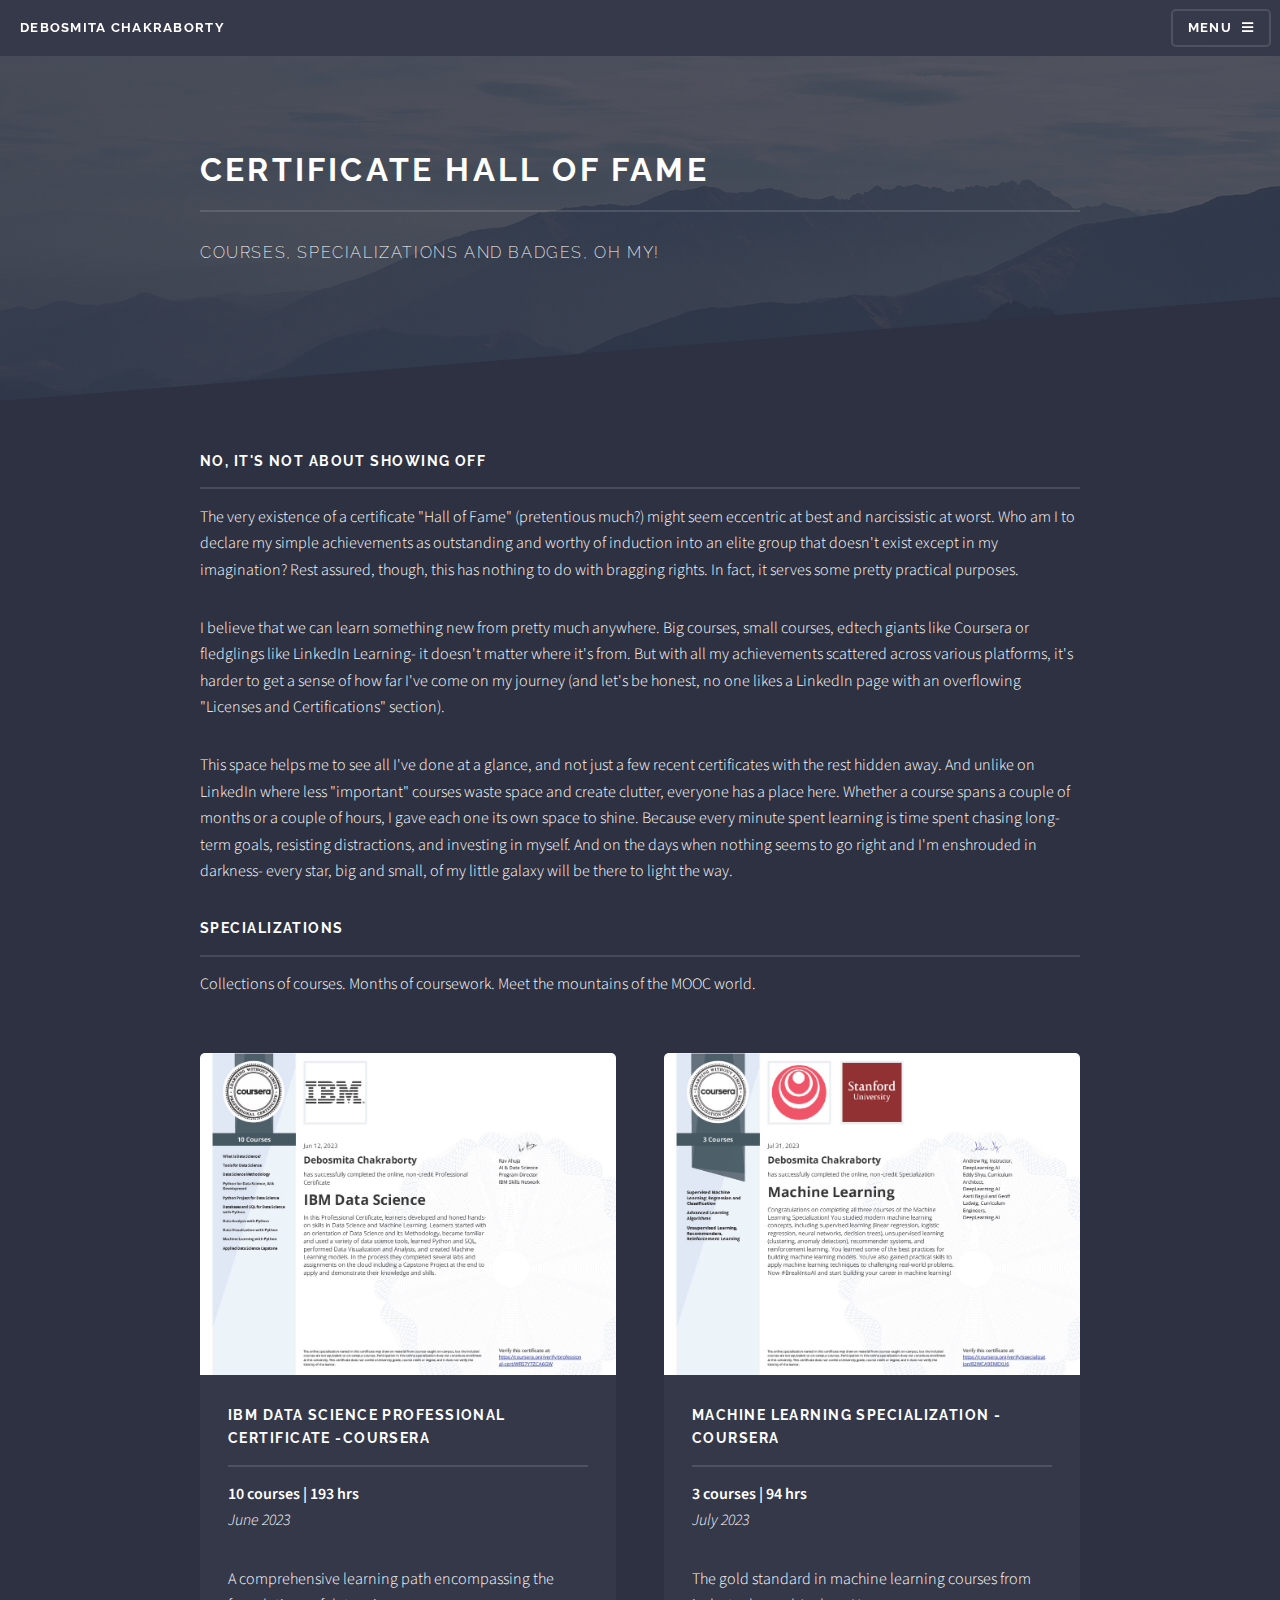
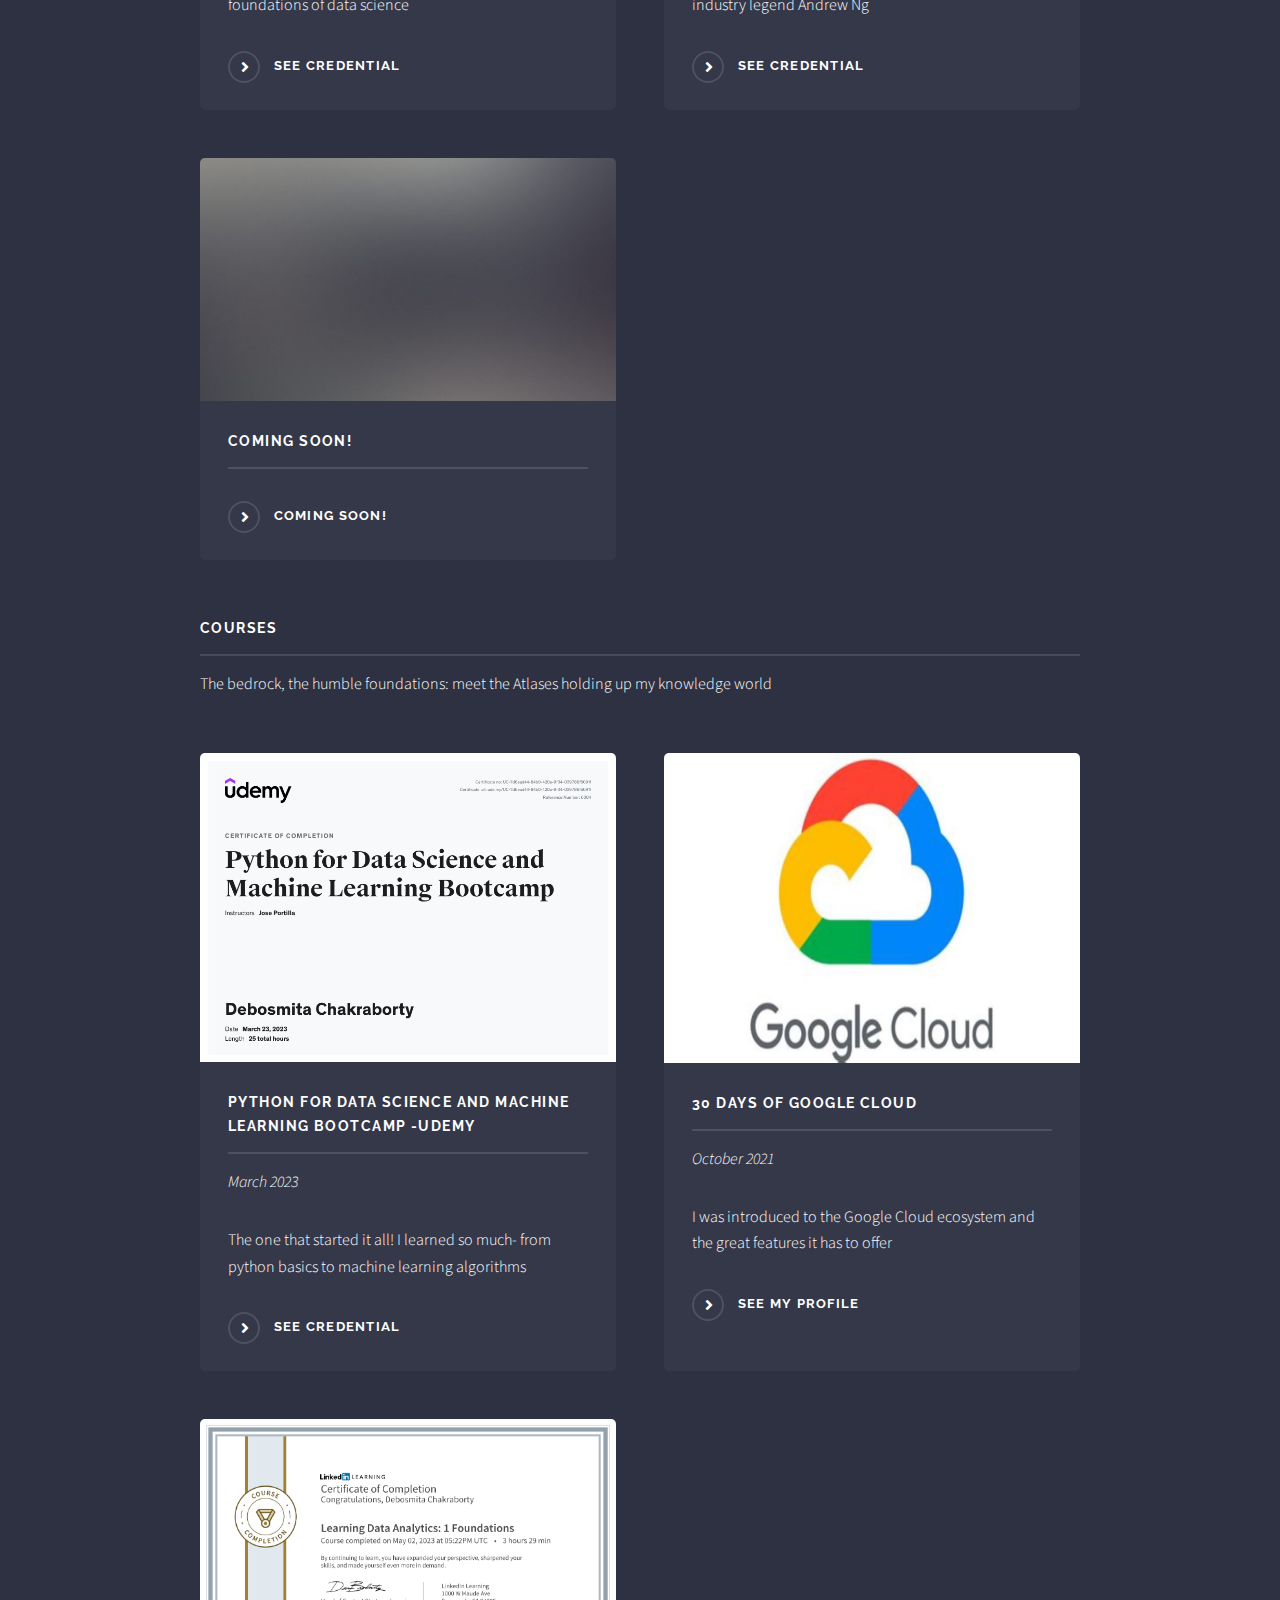
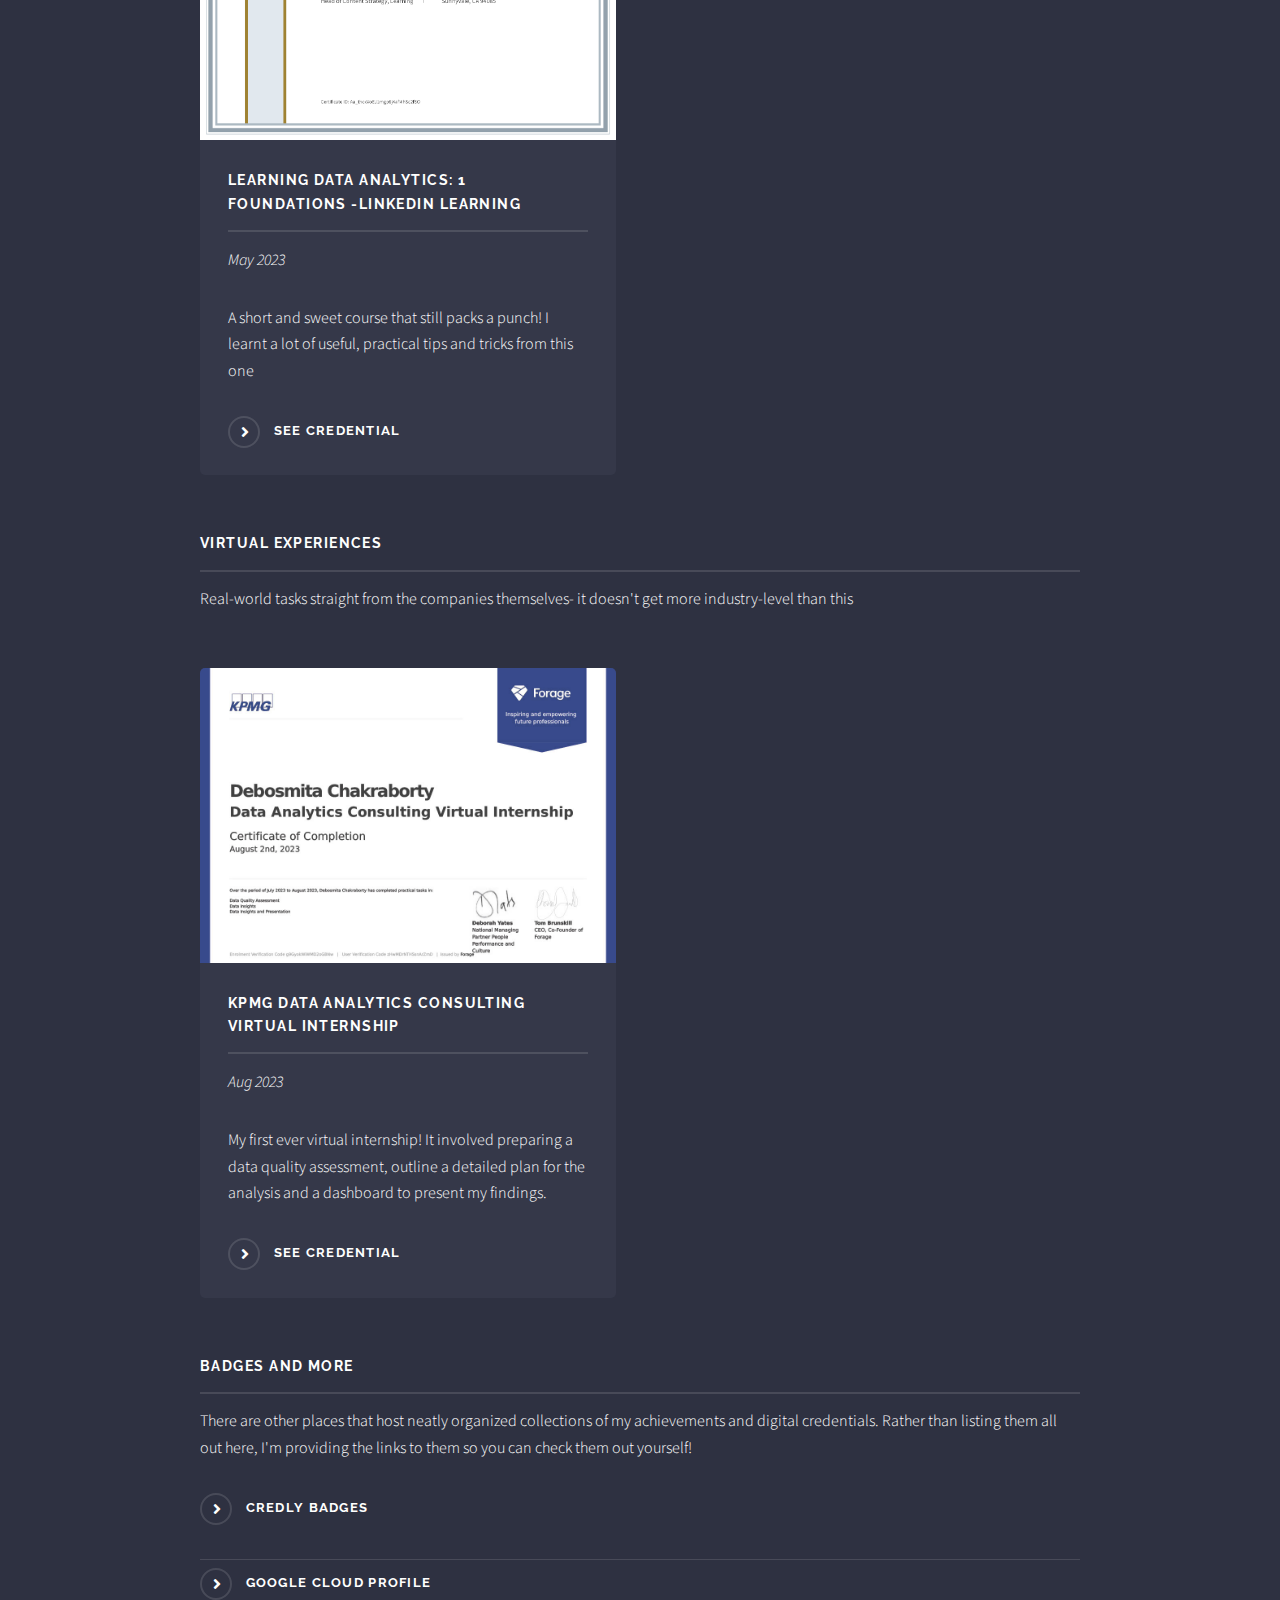
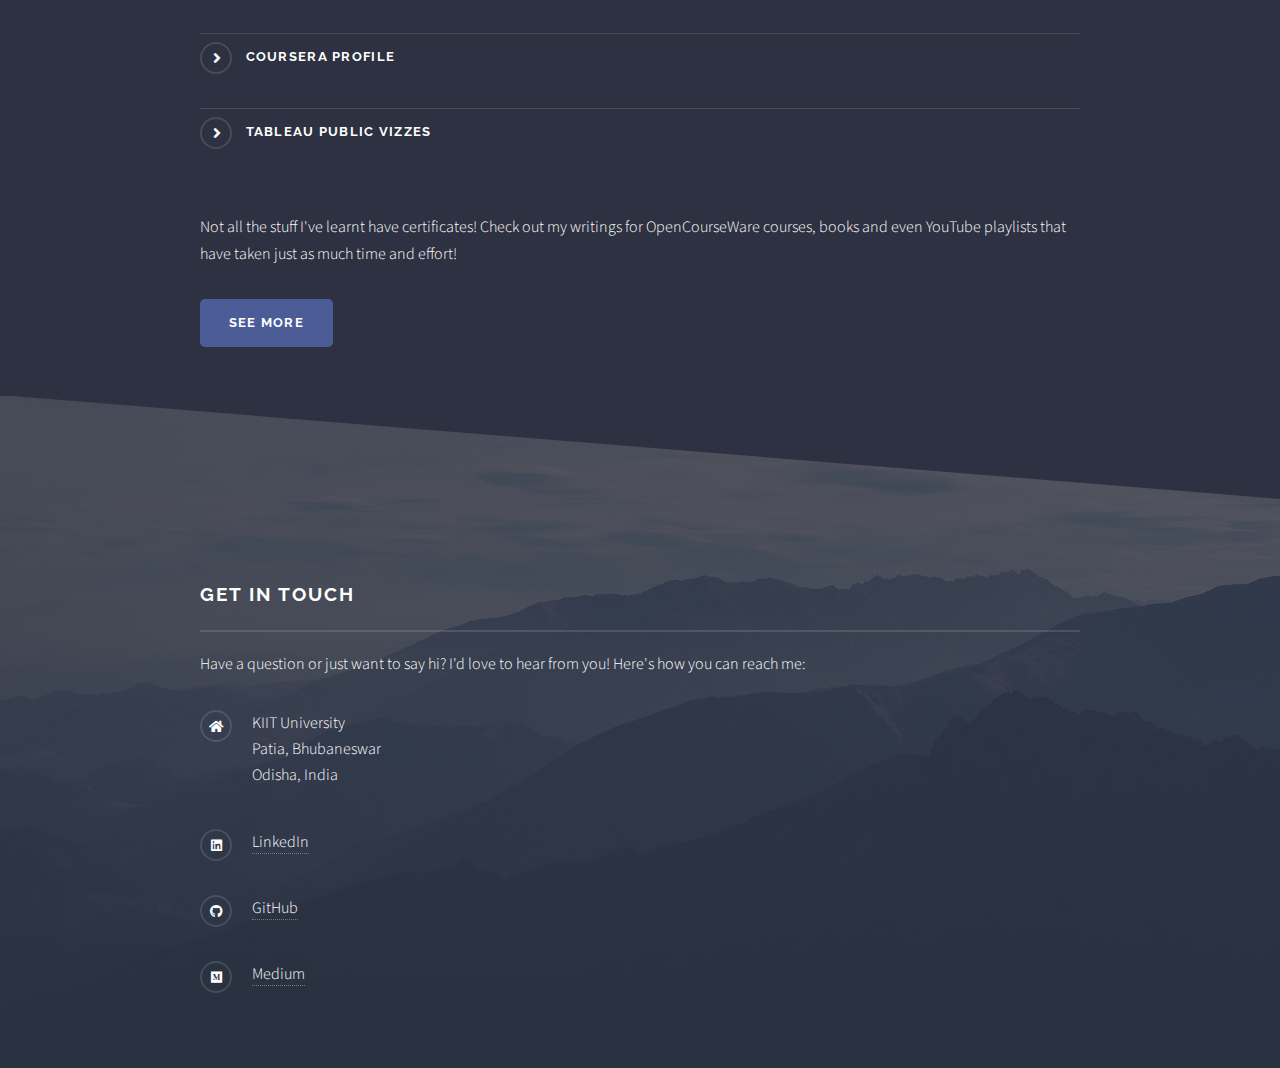
<file: hall.html>
<!DOCTYPE HTML>
<!--
	Solid State by HTML5 UP
	html5up.net | @ajlkn
	Free for personal and commercial use under the CCA 3.0 license (html5up.net/license)
-->
<html>
	<head>
		<title>Hall of Fame | Debosmita</title>
        <link rel="icon" type="images/x-icon" href="images/gem.jpg" />
		<meta charset="utf-8" />
		<meta name="viewport" content="width=device-width, initial-scale=1, user-scalable=no" />
		<link rel="stylesheet" href="assets/css/main.css" />
		<noscript><link rel="stylesheet" href="assets/css/noscript.css" /></noscript>
	</head>
	<body class="is-preload">

		<!-- Page Wrapper -->
			<div id="page-wrapper">

				<!-- Header -->
					<header id="header">
						<h1><a href="index.html">Debosmita Chakraborty</a></h1>
						<nav>
							<a href="#menu">Menu</a>
						</nav>
					</header>

				<!-- Menu -->
					<nav id="menu">
						<div class="inner">
							<h2>Menu</h2>
							<ul class="links">
                                <li><a href="index.html">Home</a></li>
                                <li><a href="about.html">About Me</a></li>
								<li><a href="portfolio.html">Portfolio</a></li>								
								<li><a href="hall.html">Hall of Fame</a></li>
                                <li><a href="writings.html">Writings</a></li>								
							</ul>
							<a href="#" class="close">Close</a>
						</div>
					</nav>

				<!-- Wrapper -->
					<section id="wrapper">
						<header>
							<div class="inner">
								<h2>Certificate Hall of Fame</h2>
								<p>Courses, specializations and badges, oh my!</p>
							</div>
						</header>

						<!-- Content -->
                        <div class="wrapper">
                            <div class="inner">

                                <h3 class="major">No, it's not about showing off</h3>
                                <p>The very existence of a certificate "Hall of Fame" (pretentious much?) might seem eccentric at best and narcissistic at worst. Who am I to declare my simple achievements as outstanding and worthy of induction into an elite group that doesn't exist except in my imagination? Rest assured, though, this has nothing to do with bragging rights. In fact, it serves some pretty practical purposes.</p>
                                <p>I believe that we can learn something new from pretty much anywhere. Big courses, small courses, edtech giants like Coursera or fledglings like LinkedIn Learning- it doesn't matter where it's from. But with all my achievements scattered across various platforms, it's harder to get a sense of how far I've come on my journey (and let's be honest, no one likes a LinkedIn page with an overflowing "Licenses and Certifications" section).</p>
                                <p>This space helps me to see all I've done at a glance, and not just a few recent certificates with the rest hidden away. And unlike on LinkedIn where less "important" courses waste space and create clutter, everyone has a place here. Whether a course spans a couple of months or a couple of hours, I gave each one its own space to shine. Because every minute spent learning is time spent chasing long-term goals, resisting distractions, and investing in myself. And on the days when nothing seems to go right and I'm enshrouded in darkness- every star, big and small, of my little galaxy will be there to light the way.</p>

                                <h3 class="major">Specializations</h3>
                                <p>Collections of courses. Months of coursework. Meet the mountains of the MOOC world.</p>

                                <section class="features">
                                    <article>
                                        <a href="#" class="image"><img src="images/ibm_ds.jpg" alt="IBM Data Science Professional Certificate"/></a>
                                        <h3 class="major">IBM Data Science Professional Certificate -Coursera</h3>
                                        <p><b>10 courses | 193 hrs</b><br><i>June 2023</i></p>
                                        <p>A comprehensive learning path encompassing the foundations of data science</p>
                                        <a href="https://www.coursera.org/account/accomplishments/professional-cert/WR57Y7ZCA6GW" class="special" target="_blank">See credential</a>
                                    </article>
                                    <article>
                                        <a href="#" class="image"><img src="images/stanford_ml.jpg" alt="Andrew Ng Machine Learning Specialization Certificate" /></a>
                                        <h3 class="major">Machine Learning Specialization -Coursera</h3>
                                        <p><b>3 courses | 94 hrs</b><br><i>July 2023</i></p>
                                        <p>The gold standard in machine learning courses from industry legend Andrew Ng</p>
                                        <a href="https://www.coursera.org/account/accomplishments/specialization/82WCA9EMEXU6" class="special" target="_blank">See credential</a>
                                    </article>
                                    <article>
                                        <a href="#" class="image"><img src="images/pic05.jpg" alt="" /></a>
                                        <h3 class="major">Coming soon!</h3>
                                        <p></p>
                                        <a href="#" class="special">Coming soon!</a>
                                    </article>
                                </section>

                                <h3 class="major">Courses</h3>
                                <p>The bedrock, the humble foundations: meet the Atlases holding up my knowledge world</p>

                                <section class="features">
                                    <article>
                                        <a href="#" class="image"><img src="images/udemy_python_dsml.jpg" alt="Python for Data Science and ML Udemy Certificate" /></a>
                                        <h3 class="major">Python for Data Science and Machine Learning Bootcamp -Udemy</h3>
                                        <p><i>March 2023</i></p>
                                        <p>The one that started it all! I learned so much- from python basics to machine learning algorithms</p>
                                        <a href="https://www.udemy.com/certificate/UC-7d6ead44-84b0-420a-9f04-039788f5091f/" class="special" target="_blank">See credential</a>
                                    </article>
                                    <article>
                                        <a href="#" class="image"><img src="images/googlecloud.jpg" height="310" alt="Google Cloud Logo" /></a>
                                        <h3 class="major">30 Days of Google Cloud</h3>
                                        <p><i>October 2021</i></p>
                                        <p>I was introduced to the Google Cloud ecosystem and the great features it has to offer</p>
                                        <a href="https://www.cloudskillsboost.google/public_profiles/6d211010-6c66-423d-830d-a98b207de8df" class="special" target="_blank">See my profile</a>
                                    </article>
                                    <article>
                                        <a href="#" class="image"><img src="images/linkedin_data_analytics1.png" alt="Learning Data Analytics Certificate" /></a>
                                        <h3 class="major">Learning Data Analytics: 1 Foundations -LinkedIn Learning</h3>
                                        <p><i>May 2023</i></p>
                                        <p>A short and sweet course that still packs a punch! I learnt a lot of useful, practical tips and tricks from this one</p>
                                        <a href="https://www.linkedin.com/learning/certificates/d2fd9834c1ab83cac02d960b16385d661ef14c6eadc2778c1c36c61c92c6d1ca" class="special" target="_blank">See credential</a>
                                    </article>
                                </section>

                                <h3 class="major">Virtual Experiences</h3>
                                <p>Real-world tasks straight from the companies themselves- it doesn't get more industry-level than this</p>

                                <section class="features">
                                    <article>
                                        <a href="#" class="image"><img src="images/kpmg.jpg" alt="KPMG Virtual Internship Certificate" /></a>
                                        <h3 class="major">KPMG Data Analytics Consulting Virtual Internship</h3>
                                        <p><i>Aug 2023</i></p>
                                        <p>My first ever virtual internship! It involved preparing a data quality assessment, outline a detailed plan for the analysis and a dashboard to present my findings.</p>
                                        <a href="https://forage-uploads-prod.s3.amazonaws.com/completion-certificates/KPMG%20AU/m7W4GMqeT3bh9Nb2c_KPMG%20AU_zHwMDrNTHSsnArZmD_1690993453106_completion_certificate.pdf" class="special" target="_blank">See credential</a>
                                    </article>
                                    
                                </section>

                                <h3 class="major">Badges and More</h3>
                                <p>There are other places that host neatly organized collections of my achievements and digital credentials. Rather than listing them all out here, I'm providing the links to them so you can check them out yourself!</p>
                                
                                <p>
                                    <ul class="alt">
									    <li><a href = "https://www.credly.com/users/debosmita-chakraborty.6f5f97f4" class="special" target="_blank">Credly Badges</a> </li>
										<li><a href="https://www.cloudskillsboost.google/public_profiles/6d211010-6c66-423d-830d-a98b207de8df" class="special" target="_blank">Google Cloud Profile</a> </li>
                                        <li><a href="https://www.coursera.org/user/737671faff62ba41df77a37f769d4086" class="special" target="_blank">Coursera Profile</a> </li>
                                        <li><a href="https://public.tableau.com/app/profile/debosmita.chakraborty/vizzes" class="special" target="_blank">Tableau Public Vizzes</a></li>
                                    </ul>
                                </p>
                                
                                <p>Not all the stuff I've learnt have certificates! Check out my writings for OpenCourseWare courses, books and even YouTube playlists that have taken just as much time and effort!
                                    <ul class="actions">
                                        <li><a href="writings.html" class="button primary">See More</a></li>
                                    </ul>
                                </p>

                            </div>
                        </div>

                            
					</section>

				<!-- Footer -->
                <section id="footer">
                    <div class="inner">
                        <h2 class="major">Get in touch</h2>
                        <p>Have a question or just want to say hi? I'd love to hear from you! Here's how you can reach me:</p>
                        <ul class="contact">
                            <li class="icon solid fa-home">
                                KIIT University<br/>
                                Patia, Bhubaneswar<br/>
                                Odisha, India
                            </li>
                            <li class="icon brands fa-linkedin"><a href="https://www.linkedin.com/in/debosmitachakraborty/" target="_blank">LinkedIn</a></li>
                            <li class="icon brands fa-github"><a href="https://github.com/Debosmita-Chakraborty/" target="_blank">GitHub</a></li>
                            <li class="icon brands fa-medium"><a href="https://medium.com/@debosmitac" target="_blank">Medium</a></li>
                        </ul>
                    </div>
                </section>

			</div>

		<!-- Scripts -->
			<script src="assets/js/jquery.min.js"></script>
			<script src="assets/js/jquery.scrollex.min.js"></script>
			<script src="assets/js/browser.min.js"></script>
			<script src="assets/js/breakpoints.min.js"></script>
			<script src="assets/js/util.js"></script>
			<script src="assets/js/main.js"></script>

	</body>
</html>
</file>
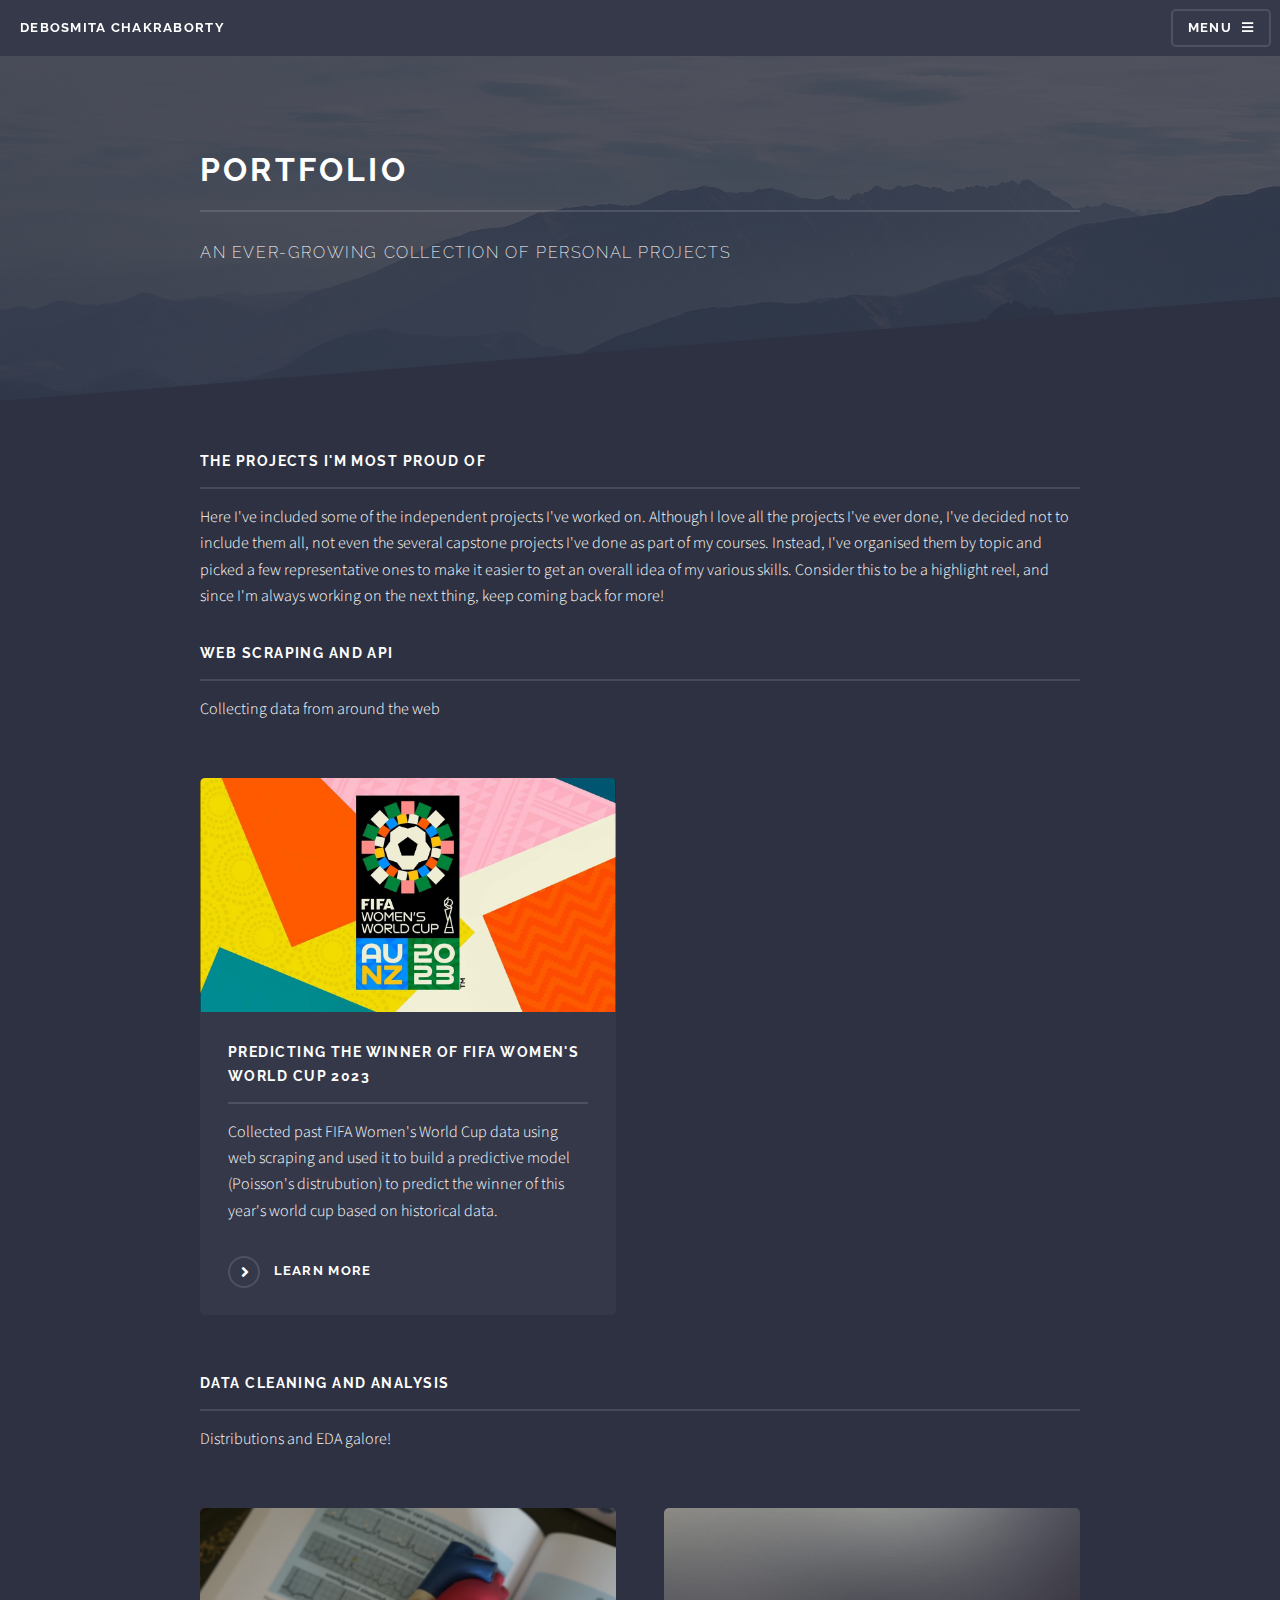
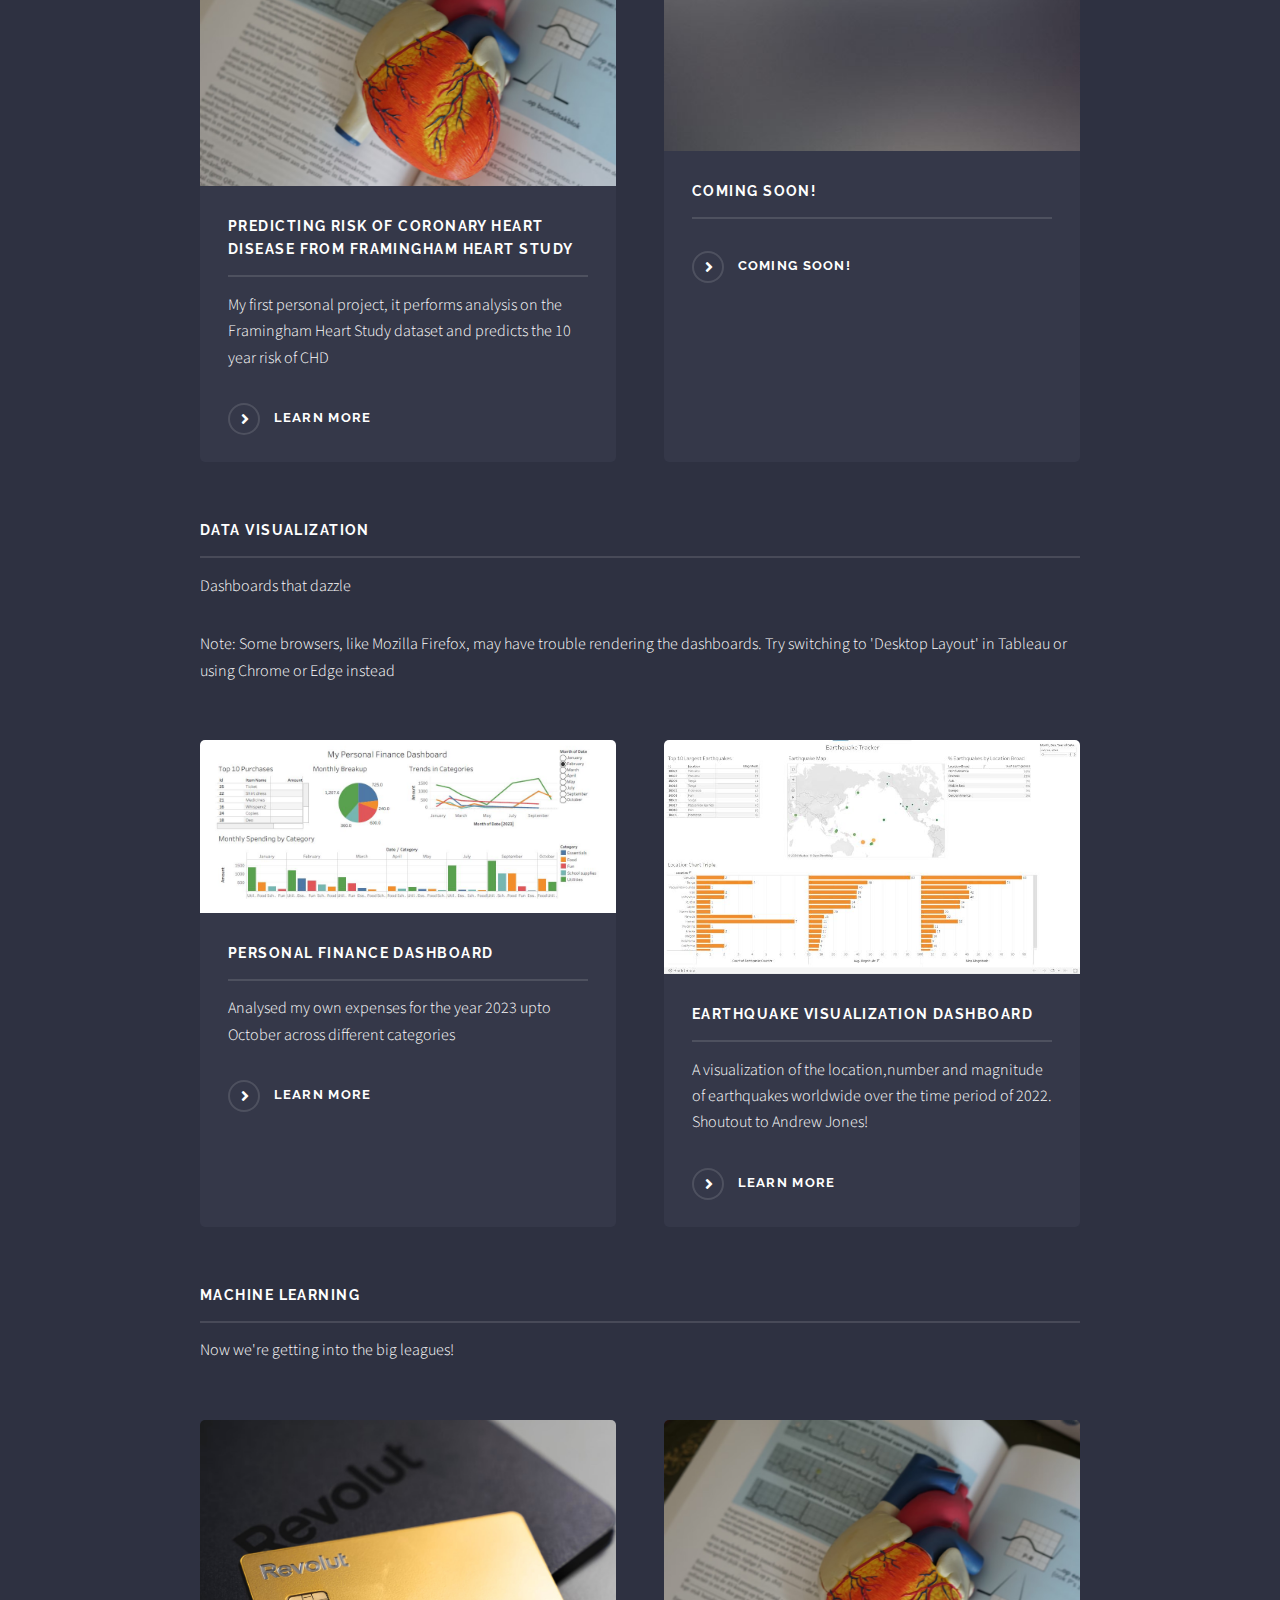
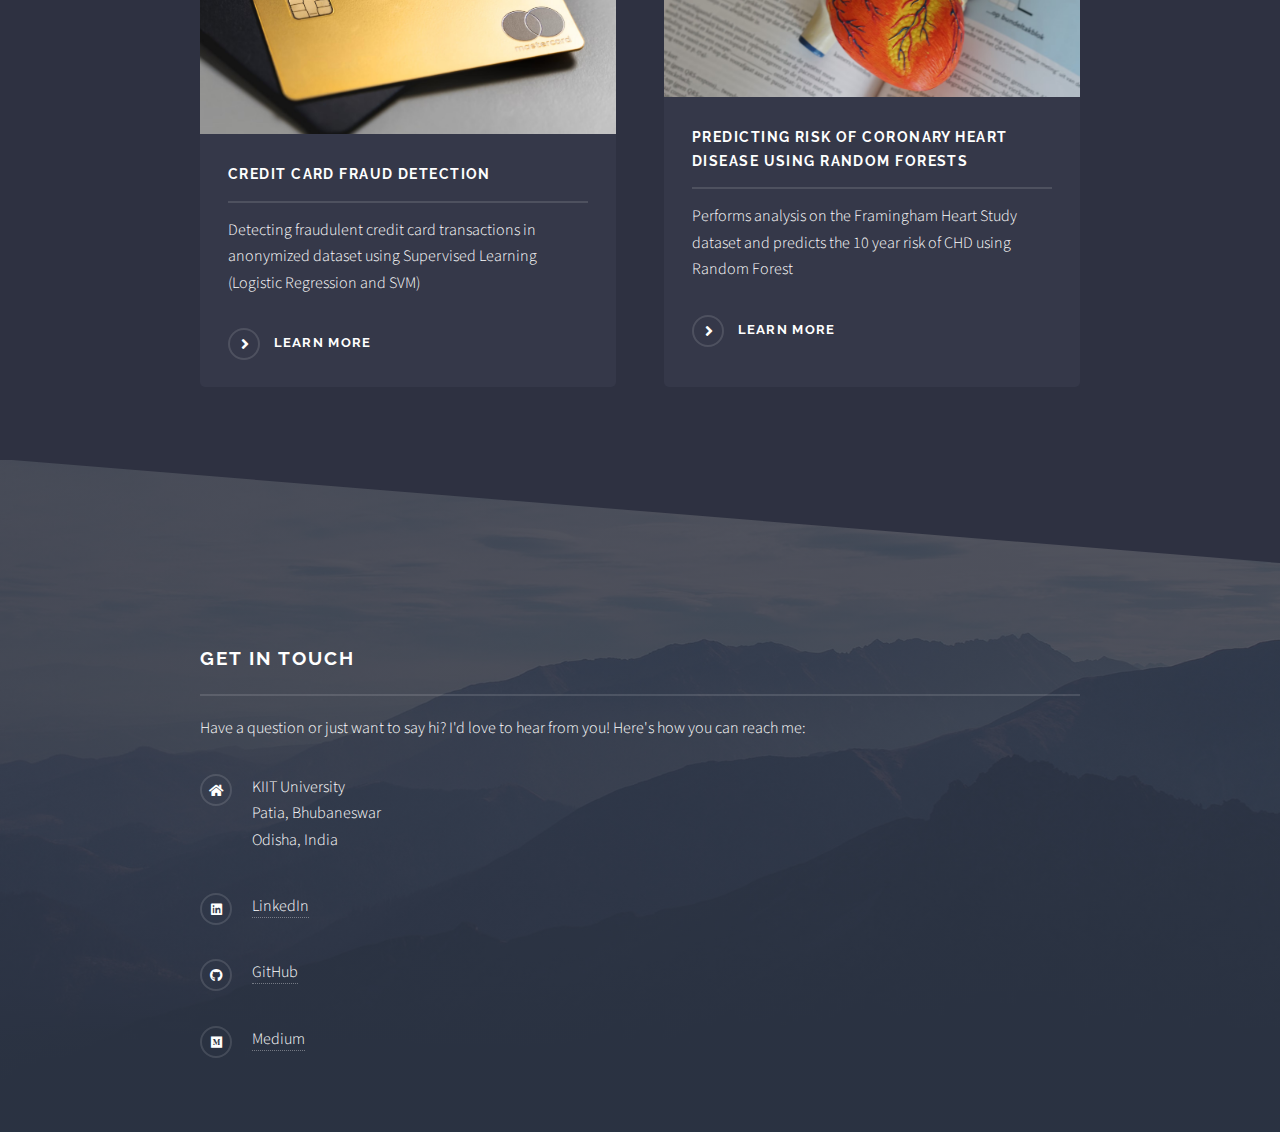
<file: portfolio.html>
<!DOCTYPE HTML>
<!--
	Solid State by HTML5 UP
	html5up.net | @ajlkn
	Free for personal and commercial use under the CCA 3.0 license (html5up.net/license)
-->
<html>
	<head>
		<title>Portfolio | Debosmita</title>
		<link rel="icon" type="images/x-icon" href="images/gem.jpg" />
		<meta charset="utf-8" />
		<meta name="viewport" content="width=device-width, initial-scale=1, user-scalable=no" />
		<link rel="stylesheet" href="assets/css/main.css" />
		<noscript><link rel="stylesheet" href="assets/css/noscript.css" /></noscript>
	</head>
	<body class="is-preload">

		<!-- Page Wrapper -->
			<div id="page-wrapper">

				<!-- Header -->
					<header id="header">
						<h1><a href="index.html">Debosmita Chakraborty</a></h1>
						<nav>
							<a href="#menu">Menu</a>
						</nav>
					</header>

				<!-- Menu -->
					<nav id="menu">
						<div class="inner">
							<h2>Menu</h2>
							<ul class="links">
                                <li><a href="index.html">Home</a></li>
                                <li><a href="about.html">About Me</a></li>
								<li><a href="portfolio.html">Portfolio</a></li>								
								<li><a href="hall.html">Hall of Fame</a></li>
                                <li><a href="writings.html">Writings</a></li>								
							</ul>
							<a href="#" class="close">Close</a>
						</div>
					</nav>

				<!-- Wrapper -->
					<section id="wrapper">
						<header>
							<div class="inner">
								<h2>Portfolio</h2>
								<p>An ever-growing collection of personal projects</p>
							</div>
						</header>

						<!-- Content -->
							<div class="wrapper">
								<div class="inner">

									<h3 class="major">The Projects I'm Most Proud Of</h3>
									<p>Here I've included some of the independent projects I've worked on. Although I love all the projects I've ever done, I've decided not to include them all, not even the several capstone projects I've done as part of my courses. Instead, I've organised them by topic and picked a few representative ones to make it easier to get an overall idea of my various skills. Consider this to be a highlight reel, and since I'm always working on the next thing, keep coming back for more!</p>
								

					                <h3 class="major">Web Scraping and API</h3>
									<p>Collecting data from around the web</p>

									<section class="features">
										<article>
											<a href="#" class="image"><img src="images/FIFA_2023_WWC_logo.JPG" alt="FIFA 2023 Womens World Cup Image"/></a>
											<h3 class="major">Predicting the winner of FIFA Women's World Cup 2023</h3>
											<p>Collected past FIFA Women's World Cup data using web scraping and used it to build a predictive model (Poisson's distrubution) to predict the winner of this year's world cup based on historical data.</p>
											<a href="https://github.com/Debosmita-Chakraborty/FIFA23WomensWorldCup" target="_blank" class="special">Learn more</a>
										</article>
									</section>

									<h3 class="major">Data Cleaning and Analysis</h3>
									<p>Distributions and EDA galore!</p>

									<section class="features">
										<article>
											<a href="#" class="image"><img src="images/chd_heart.jpg" alt="model of heart" /></a>
											<h3 class="major">Predicting Risk of Coronary Heart Disease from Framingham Heart Study</h3>
											<p>My first personal project, it performs analysis on the Framingham Heart Study dataset and predicts the 10 year risk of CHD</p>
											<a href="https://github.com/Debosmita-Chakraborty/FramCHD" target="_blank" class="special">Learn more</a>
										</article>
										<article>
											<a href="#" class="image"><img src="images/pic05.jpg" alt="" /></a>
											<h3 class="major">Coming soon!</h3>
											<p></p>
											<a href="#" class="special">Coming soon!</a>
										</article>
									</section>

									<h3 class="major">Data Visualization</h3>
									<p>Dashboards that dazzle</p>
									<p>Note: Some browsers, like Mozilla Firefox, may have trouble rendering the dashboards. Try switching to 'Desktop Layout' in Tableau or using Chrome or Edge instead</p>

									<section class="features">
										<article>
											<a href="#" class="image"><img src="images/personal_finance_db.jpg" alt="personal finance dashboard" /></a>
											<h3 class="major">Personal Finance Dashboard</h3>
											<p>Analysed my own expenses for the year 2023 upto October across different categories</p>
											<a href="https://public.tableau.com/app/profile/debosmita.chakraborty/viz/MyPersonalFinanceDashboard/MyPersonalFinanceDashboard" target="_blank" class="special">Learn more</a>
										</article>
										<article>
											<a href="#" class="image"><img src="images/earthquake_viz.JPG" alt="earthquake viz dashboard" /></a>
											<h3 class="major">Earthquake Visualization Dashboard</h3>
											<p>A visualization of the location,number and magnitude of earthquakes worldwide over the time period of 2022. Shoutout to Andrew Jones!</p>
											<a href="https://public.tableau.com/app/profile/debosmita.chakraborty/viz/Earthquakeviz_16919089573190/EarthquakeTracker" target="_blank" class="special">Learn more</a>
										</article>
									</section>

									<h3 class="major">Machine Learning</h3>
									<p>Now we're getting into the big leagues!</p>

									<section class="features">
										<article>
											<a href="#" class="image"><img src="images/creditcard.jpg" alt="credit card on table" /></a>
											<h3 class="major">Credit Card Fraud Detection </h3>
											<p>Detecting fraudulent credit card transactions in anonymized dataset using Supervised Learning (Logistic Regression and SVM) </p>
											<a href="https://github.com/Debosmita-Chakraborty/CreditCardFraud" target="_blank" class="special">Learn more</a>
										</article>
										<article>
											<a href="#" class="image"><img src="images/chd_heart.jpg" alt="model of heart" /></a>
											<h3 class="major">Predicting Risk of Coronary Heart Disease using Random Forests</h3>
											<p>Performs analysis on the Framingham Heart Study dataset and predicts the 10 year risk of CHD using Random Forest</p>
											<a href="https://github.com/Debosmita-Chakraborty/FramCHD" target="_blank" class="special">Learn more</a>
										</article>
									</section>

								</div>
							</div>

					</section>

				<!-- Footer -->
                <section id="footer">
                    <div class="inner">
                        <h2 class="major">Get in touch</h2>
                        <p>Have a question or just want to say hi? I'd love to hear from you! Here's how you can reach me:</p>
                        <ul class="contact">
                            <li class="icon solid fa-home">
                                KIIT University<br/>
                                Patia, Bhubaneswar<br/>
                                Odisha, India
                            </li>
                            <li class="icon brands fa-linkedin"><a href="https://www.linkedin.com/in/debosmitachakraborty/" target="_blank">LinkedIn</a></li>
                            <li class="icon brands fa-github"><a href="https://github.com/Debosmita-Chakraborty/" target="_blank">GitHub</a></li>
							<li class="icon brands fa-medium"><a href="https://medium.com/@debosmitac" target="_blank">Medium</a></li>
						</ul>
                    </div>
                </section>

			</div>

		<!-- Scripts -->
			<script src="assets/js/jquery.min.js"></script>
			<script src="assets/js/jquery.scrollex.min.js"></script>
			<script src="assets/js/browser.min.js"></script>
			<script src="assets/js/breakpoints.min.js"></script>
			<script src="assets/js/util.js"></script>
			<script src="assets/js/main.js"></script>

	</body>
</html>
</file>
<file: assets/css/noscript.css>
/*
	Solid State by HTML5 UP
	html5up.net | @ajlkn
	Free for personal and commercial use under the CCA 3.0 license (html5up.net/license)
*/

/* Banner */

	body.is-preload #banner .logo {
		-moz-transform: none;
		-webkit-transform: none;
		-ms-transform: none;
		transform: none;
		opacity: 1;
	}

	body.is-preload #banner h2 {
		opacity: 1;
		-moz-transform: none;
		-webkit-transform: none;
		-ms-transform: none;
		transform: none;
		-moz-filter: none;
		-webkit-filter: none;
		-ms-filter: none;
		filter: none;
	}

	body.is-preload #banner p {
		opacity: 01;
		-moz-transform: none;
		-webkit-transform: none;
		-ms-transform: none;
		transform: none;
		-moz-filter: none;
		-webkit-filter: none;
		-ms-filter: none;
		filter: none;
	}
</file>
<file: assets/css/main.css>
@import url(fontawesome-all.min.css);
@import url("https://fonts.googleapis.com/css?family=Raleway:200,700|Source+Sans+Pro:300,600,300italic,600italic");

/*
	Solid State by HTML5 UP
	html5up.net | @ajlkn
	Free for personal and commercial use under the CCA 3.0 license (html5up.net/license)
*/

html, body, div, span, applet, object,
iframe, h1, h2, h3, h4, h5, h6, p, blockquote,
pre, a, abbr, acronym, address, big, cite,
code, del, dfn, em, img, ins, kbd, q, s, samp,
small, strike, strong, sub, sup, tt, var, b,
u, i, center, dl, dt, dd, ol, ul, li, fieldset,
form, label, legend, table, caption, tbody,
tfoot, thead, tr, th, td, article, aside,
canvas, details, embed, figure, figcaption,
footer, header, hgroup, menu, nav, output, ruby,
section, summary, time, mark, audio, video {
	margin: 0;
	padding: 0;
	border: 0;
	font-size: 100%;
	font: inherit;
	vertical-align: baseline;
	scroll-behavior: smooth;
}

article, aside, details, figcaption, figure,
footer, header, hgroup, menu, nav, section {
	display: block;}

body {
	line-height: 1;
}

ol, ul {
	list-style: none;
}

blockquote, q {
	quotes: none;
}

	blockquote:before, blockquote:after, q:before, q:after {
		content: '';
		content: none;
	}

table {
	border-collapse: collapse;
	border-spacing: 0;
}

body {
	-webkit-text-size-adjust: none;
}

mark {
	background-color: transparent;
	color: inherit;
}

input::-moz-focus-inner {
	border: 0;
	padding: 0;
}

input, select, textarea {
	-moz-appearance: none;
	-webkit-appearance: none;
	-ms-appearance: none;
	appearance: none;
}

/* Basic */

	@-ms-viewport {
		width: device-width;
	}

	body {
		-ms-overflow-style: scrollbar;
	}

	@media screen and (max-width: 480px) {

		html, body {
			min-width: 320px;
		}

	}

	html {
		box-sizing: border-box;
	}

	*, *:before, *:after {
		box-sizing: inherit;
	}

	body {
		background-color: #2e3141;
		background-image: linear-gradient(to top, rgba(46, 49, 65, 0.8), rgba(46, 49, 65, 0.8)), url("../../images/bg.jpg");
		background-size: auto,
 cover;
		background-attachment: fixed,
 fixed;
		background-position: center,
 center;
	}

		body.is-preload *, body.is-preload *:before, body.is-preload *:after {
			-moz-animation: none !important;
			-webkit-animation: none !important;
			-ms-animation: none !important;
			animation: none !important;
			-moz-transition: none !important;
			-webkit-transition: none !important;
			-ms-transition: none !important;
			transition: none !important;
		}

/* Type */

	body, input, select, textarea {
		color: #ffffff;
		font-family: "Source Sans Pro", Helvetica, sans-serif;
		font-size: 16.5pt;
		font-weight: 300;
		line-height: 1.65;
	}

		@media screen and (max-width: 1680px) {

			body, input, select, textarea {
				font-size: 13pt;
			}

		}

		@media screen and (max-width: 1280px) {

			body, input, select, textarea {
				font-size: 12pt;
			}

		}

		@media screen and (max-width: 980px) {

			body, input, select, textarea {
				font-size: 12pt;
			}

		}

		@media screen and (max-width: 736px) {

			body, input, select, textarea {
				font-size: 12pt;
			}

		}

		@media screen and (max-width: 480px) {

			body, input, select, textarea {
				font-size: 12pt;
			}

		}

	a {
		-moz-transition: color 0.2s ease-in-out, border-bottom-color 0.2s ease-in-out;
		-webkit-transition: color 0.2s ease-in-out, border-bottom-color 0.2s ease-in-out;
		-ms-transition: color 0.2s ease-in-out, border-bottom-color 0.2s ease-in-out;
		transition: color 0.2s ease-in-out, border-bottom-color 0.2s ease-in-out;
		border-bottom: dotted 1px rgba(255, 255, 255, 0.35);
		color: #ffffff;
		text-decoration: none;
	}

		a:hover {
			border-bottom-color: transparent;
			color: #ffffff !important;
		}

		a.special:not(.button) {
			text-decoration: none;
			border-bottom: 0;
			display: block;
			font-family: Raleway, Helvetica, sans-serif;
			font-size: 0.8em;
			font-weight: 700;
			letter-spacing: 0.1em;
			margin: 0 0 2em 0;
			text-transform: uppercase;
		}

			a.special:not(.button):before {
				-moz-osx-font-smoothing: grayscale;
				-webkit-font-smoothing: antialiased;
				display: inline-block;
				font-style: normal;
				font-variant: normal;
				text-rendering: auto;
				line-height: 1;
				text-transform: none !important;
				font-family: 'Font Awesome 5 Free';
				font-weight: 900;
			}

			a.special:not(.button):before {
				-moz-transition: background-color 0.2s ease-in-out;
				-webkit-transition: background-color 0.2s ease-in-out;
				-ms-transition: background-color 0.2s ease-in-out;
				transition: background-color 0.2s ease-in-out;
				border-radius: 100%;
				border: solid 2px rgba(255, 255, 255, 0.125);
				content: '\f105';
				display: inline-block;
				font-size: 1.25em;
				height: 2em;
				line-height: 1.75em;
				margin-right: 0.85em;
				text-align: center;
				text-indent: 0.15em;
				vertical-align: middle;
				width: 2em;
			}

			a.special:not(.button):hover:before {
				background-color: rgba(255, 255, 255, 0.025);
			}

			a.special:not(.button):active:before {
				background-color: rgba(255, 255, 255, 0.075);
			}

	strong, b {
		color: #ffffff;
		font-weight: 600;
	}

	em, i {
		font-style: italic;
	}

	p {
		margin: 0 0 2em 0;
	}

	h1, h2, h3, h4, h5, h6 {
		color: #ffffff;
		font-family: Raleway, Helvetica, sans-serif;
		font-weight: 700;
		letter-spacing: 0.1em;
		margin: 0 0 1em 0;
		text-transform: uppercase;
	}

		h1 a, h2 a, h3 a, h4 a, h5 a, h6 a {
			color: inherit;
			text-decoration: none;
			border-bottom: 0;
		}

		h1 span, h2 span, h3 span, h4 span, h5 span, h6 span {
			font-weight: 200;
		}

		h1.major, h2.major, h3.major, h4.major, h5.major, h6.major {
			padding-bottom: 1em;
			border-bottom: solid 2px rgba(255, 255, 255, 0.125);
		}

	h2 {
		font-size: 1.2em;
	}

	h3 {
		font-size: 0.9em;
	}

	h4 {
		font-size: 0.7em;
	}

	h5 {
		font-size: 0.7em;
	}

	h6 {
		font-size: 0.7em;
	}

	@media screen and (max-width: 736px) {

		h2 {
			font-size: 1em;
		}

		h3 {
			font-size: 0.8em;
		}

	}

	sub {
		font-size: 0.8em;
		position: relative;
		top: 0.5em;
	}

	sup {
		font-size: 0.8em;
		position: relative;
		top: -0.5em;
	}

	blockquote {
		border-left: solid 4px rgba(255, 255, 255, 0.125);
		font-style: italic;
		margin: 0 0 2em 0;
		padding: 0.5em 0 0.5em 2em;
	}

	code {
		background: rgba(255, 255, 255, 0.025);
		border-radius: 5px;
		border: solid 2px rgba(255, 255, 255, 0.125);
		font-family: "Courier New", monospace;
		font-size: 0.9em;
		margin: 0 0.25em;
		padding: 0.25em 0.65em;
	}

	pre {
		-webkit-overflow-scrolling: touch;
		font-family: "Courier New", monospace;
		font-size: 0.9em;
		margin: 0 0 2em 0;
	}

		pre code {
			display: block;
			line-height: 1.75em;
			padding: 1em 1.5em;
			overflow-x: auto;
		}

	hr {
		border: 0;
		border-bottom: solid 2px rgba(255, 255, 255, 0.125);
		margin: 2.5em 0;
	}

		hr.major {
			margin: 4em 0;
		}

	.align-left {
		text-align: left;
	}

	.align-center {
		text-align: center;
	}

	.align-right {
		text-align: right;
	}

/* Row */

	.row {
		display: flex;
		flex-wrap: wrap;
		box-sizing: border-box;
		align-items: stretch;
	}

		.row > * {
			box-sizing: border-box;
		}

		.row.gtr-uniform > * > :last-child {
			margin-bottom: 0;
		}

		.row.aln-left {
			justify-content: flex-start;
		}

		.row.aln-center {
			justify-content: center;
		}

		.row.aln-right {
			justify-content: flex-end;
		}

		.row.aln-top {
			align-items: flex-start;
		}

		.row.aln-middle {
			align-items: center;
		}

		.row.aln-bottom {
			align-items: flex-end;
		}

		.row > .imp {
			order: -1;
		}

		.row > .col-1 {
			width: 8.33333%;
		}

		.row > .off-1 {
			margin-left: 8.33333%;
		}

		.row > .col-2 {
			width: 16.66667%;
		}

		.row > .off-2 {
			margin-left: 16.66667%;
		}

		.row > .col-3 {
			width: 25%;
		}

		.row > .off-3 {
			margin-left: 25%;
		}

		.row > .col-4 {
			width: 33.33333%;
		}

		.row > .off-4 {
			margin-left: 33.33333%;
		}

		.row > .col-5 {
			width: 41.66667%;
		}

		.row > .off-5 {
			margin-left: 41.66667%;
		}

		.row > .col-6 {
			width: 50%;
		}

		.row > .off-6 {
			margin-left: 50%;
		}

		.row > .col-7 {
			width: 58.33333%;
		}

		.row > .off-7 {
			margin-left: 58.33333%;
		}

		.row > .col-8 {
			width: 66.66667%;
		}

		.row > .off-8 {
			margin-left: 66.66667%;
		}

		.row > .col-9 {
			width: 75%;
		}

		.row > .off-9 {
			margin-left: 75%;
		}

		.row > .col-10 {
			width: 83.33333%;
		}

		.row > .off-10 {
			margin-left: 83.33333%;
		}

		.row > .col-11 {
			width: 91.66667%;
		}

		.row > .off-11 {
			margin-left: 91.66667%;
		}

		.row > .col-12 {
			width: 100%;
		}

		.row > .off-12 {
			margin-left: 100%;
		}

		.row.gtr-0 {
			margin-top: 0;
			margin-left: 0em;
		}

			.row.gtr-0 > * {
				padding: 0 0 0 0em;
			}

			.row.gtr-0.gtr-uniform {
				margin-top: 0em;
			}

				.row.gtr-0.gtr-uniform > * {
					padding-top: 0em;
				}

		.row.gtr-25 {
			margin-top: 0;
			margin-left: -0.4375em;
		}

			.row.gtr-25 > * {
				padding: 0 0 0 0.4375em;
			}

			.row.gtr-25.gtr-uniform {
				margin-top: -0.4375em;
			}

				.row.gtr-25.gtr-uniform > * {
					padding-top: 0.4375em;
				}

		.row.gtr-50 {
			margin-top: 0;
			margin-left: -0.875em;
		}

			.row.gtr-50 > * {
				padding: 0 0 0 0.875em;
			}

			.row.gtr-50.gtr-uniform {
				margin-top: -0.875em;
			}

				.row.gtr-50.gtr-uniform > * {
					padding-top: 0.875em;
				}

		.row {
			margin-top: 0;
			margin-left: -1.75em;
		}

			.row > * {
				padding: 0 0 0 1.75em;
			}

			.row.gtr-uniform {
				margin-top: -1.75em;
			}

				.row.gtr-uniform > * {
					padding-top: 1.75em;
				}

		.row.gtr-150 {
			margin-top: 0;
			margin-left: -2.625em;
		}

			.row.gtr-150 > * {
				padding: 0 0 0 2.625em;
			}

			.row.gtr-150.gtr-uniform {
				margin-top: -2.625em;
			}

				.row.gtr-150.gtr-uniform > * {
					padding-top: 2.625em;
				}

		.row.gtr-200 {
			margin-top: 0;
			margin-left: -3.5em;
		}

			.row.gtr-200 > * {
				padding: 0 0 0 3.5em;
			}

			.row.gtr-200.gtr-uniform {
				margin-top: -3.5em;
			}

				.row.gtr-200.gtr-uniform > * {
					padding-top: 3.5em;
				}

		@media screen and (max-width: 1680px) {

			.row {
				display: flex;
				flex-wrap: wrap;
				box-sizing: border-box;
				align-items: stretch;
			}

				.row > * {
					box-sizing: border-box;
				}

				.row.gtr-uniform > * > :last-child {
					margin-bottom: 0;
				}

				.row.aln-left {
					justify-content: flex-start;
				}

				.row.aln-center {
					justify-content: center;
				}

				.row.aln-right {
					justify-content: flex-end;
				}

				.row.aln-top {
					align-items: flex-start;
				}

				.row.aln-middle {
					align-items: center;
				}

				.row.aln-bottom {
					align-items: flex-end;
				}

				.row > .imp-xlarge {
					order: -1;
				}

				.row > .col-1-xlarge {
					width: 8.33333%;
				}

				.row > .off-1-xlarge {
					margin-left: 8.33333%;
				}

				.row > .col-2-xlarge {
					width: 16.66667%;
				}

				.row > .off-2-xlarge {
					margin-left: 16.66667%;
				}

				.row > .col-3-xlarge {
					width: 25%;
				}

				.row > .off-3-xlarge {
					margin-left: 25%;
				}

				.row > .col-4-xlarge {
					width: 33.33333%;
				}

				.row > .off-4-xlarge {
					margin-left: 33.33333%;
				}

				.row > .col-5-xlarge {
					width: 41.66667%;
				}

				.row > .off-5-xlarge {
					margin-left: 41.66667%;
				}

				.row > .col-6-xlarge {
					width: 50%;
				}

				.row > .off-6-xlarge {
					margin-left: 50%;
				}

				.row > .col-7-xlarge {
					width: 58.33333%;
				}

				.row > .off-7-xlarge {
					margin-left: 58.33333%;
				}

				.row > .col-8-xlarge {
					width: 66.66667%;
				}

				.row > .off-8-xlarge {
					margin-left: 66.66667%;
				}

				.row > .col-9-xlarge {
					width: 75%;
				}

				.row > .off-9-xlarge {
					margin-left: 75%;
				}

				.row > .col-10-xlarge {
					width: 83.33333%;
				}

				.row > .off-10-xlarge {
					margin-left: 83.33333%;
				}

				.row > .col-11-xlarge {
					width: 91.66667%;
				}

				.row > .off-11-xlarge {
					margin-left: 91.66667%;
				}

				.row > .col-12-xlarge {
					width: 100%;
				}

				.row > .off-12-xlarge {
					margin-left: 100%;
				}

				.row.gtr-0 {
					margin-top: 0;
					margin-left: 0em;
				}

					.row.gtr-0 > * {
						padding: 0 0 0 0em;
					}

					.row.gtr-0.gtr-uniform {
						margin-top: 0em;
					}

						.row.gtr-0.gtr-uniform > * {
							padding-top: 0em;
						}

				.row.gtr-25 {
					margin-top: 0;
					margin-left: -0.4375em;
				}

					.row.gtr-25 > * {
						padding: 0 0 0 0.4375em;
					}

					.row.gtr-25.gtr-uniform {
						margin-top: -0.4375em;
					}

						.row.gtr-25.gtr-uniform > * {
							padding-top: 0.4375em;
						}

				.row.gtr-50 {
					margin-top: 0;
					margin-left: -0.875em;
				}

					.row.gtr-50 > * {
						padding: 0 0 0 0.875em;
					}

					.row.gtr-50.gtr-uniform {
						margin-top: -0.875em;
					}

						.row.gtr-50.gtr-uniform > * {
							padding-top: 0.875em;
						}

				.row {
					margin-top: 0;
					margin-left: -1.75em;
				}

					.row > * {
						padding: 0 0 0 1.75em;
					}

					.row.gtr-uniform {
						margin-top: -1.75em;
					}

						.row.gtr-uniform > * {
							padding-top: 1.75em;
						}

				.row.gtr-150 {
					margin-top: 0;
					margin-left: -2.625em;
				}

					.row.gtr-150 > * {
						padding: 0 0 0 2.625em;
					}

					.row.gtr-150.gtr-uniform {
						margin-top: -2.625em;
					}

						.row.gtr-150.gtr-uniform > * {
							padding-top: 2.625em;
						}

				.row.gtr-200 {
					margin-top: 0;
					margin-left: -3.5em;
				}

					.row.gtr-200 > * {
						padding: 0 0 0 3.5em;
					}

					.row.gtr-200.gtr-uniform {
						margin-top: -3.5em;
					}

						.row.gtr-200.gtr-uniform > * {
							padding-top: 3.5em;
						}

		}

		@media screen and (max-width: 1280px) {

			.row {
				display: flex;
				flex-wrap: wrap;
				box-sizing: border-box;
				align-items: stretch;
			}

				.row > * {
					box-sizing: border-box;
				}

				.row.gtr-uniform > * > :last-child {
					margin-bottom: 0;
				}

				.row.aln-left {
					justify-content: flex-start;
				}

				.row.aln-center {
					justify-content: center;
				}

				.row.aln-right {
					justify-content: flex-end;
				}

				.row.aln-top {
					align-items: flex-start;
				}

				.row.aln-middle {
					align-items: center;
				}

				.row.aln-bottom {
					align-items: flex-end;
				}

				.row > .imp-large {
					order: -1;
				}

				.row > .col-1-large {
					width: 8.33333%;
				}

				.row > .off-1-large {
					margin-left: 8.33333%;
				}

				.row > .col-2-large {
					width: 16.66667%;
				}

				.row > .off-2-large {
					margin-left: 16.66667%;
				}

				.row > .col-3-large {
					width: 25%;
				}

				.row > .off-3-large {
					margin-left: 25%;
				}

				.row > .col-4-large {
					width: 33.33333%;
				}

				.row > .off-4-large {
					margin-left: 33.33333%;
				}

				.row > .col-5-large {
					width: 41.66667%;
				}

				.row > .off-5-large {
					margin-left: 41.66667%;
				}

				.row > .col-6-large {
					width: 50%;
				}

				.row > .off-6-large {
					margin-left: 50%;
				}

				.row > .col-7-large {
					width: 58.33333%;
				}

				.row > .off-7-large {
					margin-left: 58.33333%;
				}

				.row > .col-8-large {
					width: 66.66667%;
				}

				.row > .off-8-large {
					margin-left: 66.66667%;
				}

				.row > .col-9-large {
					width: 75%;
				}

				.row > .off-9-large {
					margin-left: 75%;
				}

				.row > .col-10-large {
					width: 83.33333%;
				}

				.row > .off-10-large {
					margin-left: 83.33333%;
				}

				.row > .col-11-large {
					width: 91.66667%;
				}

				.row > .off-11-large {
					margin-left: 91.66667%;
				}

				.row > .col-12-large {
					width: 100%;
				}

				.row > .off-12-large {
					margin-left: 100%;
				}

				.row.gtr-0 {
					margin-top: 0;
					margin-left: 0em;
				}

					.row.gtr-0 > * {
						padding: 0 0 0 0em;
					}

					.row.gtr-0.gtr-uniform {
						margin-top: 0em;
					}

						.row.gtr-0.gtr-uniform > * {
							padding-top: 0em;
						}

				.row.gtr-25 {
					margin-top: 0;
					margin-left: -0.4375em;
				}

					.row.gtr-25 > * {
						padding: 0 0 0 0.4375em;
					}

					.row.gtr-25.gtr-uniform {
						margin-top: -0.4375em;
					}

						.row.gtr-25.gtr-uniform > * {
							padding-top: 0.4375em;
						}

				.row.gtr-50 {
					margin-top: 0;
					margin-left: -0.875em;
				}

					.row.gtr-50 > * {
						padding: 0 0 0 0.875em;
					}

					.row.gtr-50.gtr-uniform {
						margin-top: -0.875em;
					}

						.row.gtr-50.gtr-uniform > * {
							padding-top: 0.875em;
						}

				.row {
					margin-top: 0;
					margin-left: -1.75em;
				}

					.row > * {
						padding: 0 0 0 1.75em;
					}

					.row.gtr-uniform {
						margin-top: -1.75em;
					}

						.row.gtr-uniform > * {
							padding-top: 1.75em;
						}

				.row.gtr-150 {
					margin-top: 0;
					margin-left: -2.625em;
				}

					.row.gtr-150 > * {
						padding: 0 0 0 2.625em;
					}

					.row.gtr-150.gtr-uniform {
						margin-top: -2.625em;
					}

						.row.gtr-150.gtr-uniform > * {
							padding-top: 2.625em;
						}

				.row.gtr-200 {
					margin-top: 0;
					margin-left: -3.5em;
				}

					.row.gtr-200 > * {
						padding: 0 0 0 3.5em;
					}

					.row.gtr-200.gtr-uniform {
						margin-top: -3.5em;
					}

						.row.gtr-200.gtr-uniform > * {
							padding-top: 3.5em;
						}

		}

		@media screen and (max-width: 980px) {

			.row {
				display: flex;
				flex-wrap: wrap;
				box-sizing: border-box;
				align-items: stretch;
			}

				.row > * {
					box-sizing: border-box;
				}

				.row.gtr-uniform > * > :last-child {
					margin-bottom: 0;
				}

				.row.aln-left {
					justify-content: flex-start;
				}

				.row.aln-center {
					justify-content: center;
				}

				.row.aln-right {
					justify-content: flex-end;
				}

				.row.aln-top {
					align-items: flex-start;
				}

				.row.aln-middle {
					align-items: center;
				}

				.row.aln-bottom {
					align-items: flex-end;
				}

				.row > .imp-medium {
					order: -1;
				}

				.row > .col-1-medium {
					width: 8.33333%;
				}

				.row > .off-1-medium {
					margin-left: 8.33333%;
				}

				.row > .col-2-medium {
					width: 16.66667%;
				}

				.row > .off-2-medium {
					margin-left: 16.66667%;
				}

				.row > .col-3-medium {
					width: 25%;
				}

				.row > .off-3-medium {
					margin-left: 25%;
				}

				.row > .col-4-medium {
					width: 33.33333%;
				}

				.row > .off-4-medium {
					margin-left: 33.33333%;
				}

				.row > .col-5-medium {
					width: 41.66667%;
				}

				.row > .off-5-medium {
					margin-left: 41.66667%;
				}

				.row > .col-6-medium {
					width: 50%;
				}

				.row > .off-6-medium {
					margin-left: 50%;
				}

				.row > .col-7-medium {
					width: 58.33333%;
				}

				.row > .off-7-medium {
					margin-left: 58.33333%;
				}

				.row > .col-8-medium {
					width: 66.66667%;
				}

				.row > .off-8-medium {
					margin-left: 66.66667%;
				}

				.row > .col-9-medium {
					width: 75%;
				}

				.row > .off-9-medium {
					margin-left: 75%;
				}

				.row > .col-10-medium {
					width: 83.33333%;
				}

				.row > .off-10-medium {
					margin-left: 83.33333%;
				}

				.row > .col-11-medium {
					width: 91.66667%;
				}

				.row > .off-11-medium {
					margin-left: 91.66667%;
				}

				.row > .col-12-medium {
					width: 100%;
				}

				.row > .off-12-medium {
					margin-left: 100%;
				}

				.row.gtr-0 {
					margin-top: 0;
					margin-left: 0em;
				}

					.row.gtr-0 > * {
						padding: 0 0 0 0em;
					}

					.row.gtr-0.gtr-uniform {
						margin-top: 0em;
					}

						.row.gtr-0.gtr-uniform > * {
							padding-top: 0em;
						}

				.row.gtr-25 {
					margin-top: 0;
					margin-left: -0.4375em;
				}

					.row.gtr-25 > * {
						padding: 0 0 0 0.4375em;
					}

					.row.gtr-25.gtr-uniform {
						margin-top: -0.4375em;
					}

						.row.gtr-25.gtr-uniform > * {
							padding-top: 0.4375em;
						}

				.row.gtr-50 {
					margin-top: 0;
					margin-left: -0.875em;
				}

					.row.gtr-50 > * {
						padding: 0 0 0 0.875em;
					}

					.row.gtr-50.gtr-uniform {
						margin-top: -0.875em;
					}

						.row.gtr-50.gtr-uniform > * {
							padding-top: 0.875em;
						}

				.row {
					margin-top: 0;
					margin-left: -1.75em;
				}

					.row > * {
						padding: 0 0 0 1.75em;
					}

					.row.gtr-uniform {
						margin-top: -1.75em;
					}

						.row.gtr-uniform > * {
							padding-top: 1.75em;
						}

				.row.gtr-150 {
					margin-top: 0;
					margin-left: -2.625em;
				}

					.row.gtr-150 > * {
						padding: 0 0 0 2.625em;
					}

					.row.gtr-150.gtr-uniform {
						margin-top: -2.625em;
					}

						.row.gtr-150.gtr-uniform > * {
							padding-top: 2.625em;
						}

				.row.gtr-200 {
					margin-top: 0;
					margin-left: -3.5em;
				}

					.row.gtr-200 > * {
						padding: 0 0 0 3.5em;
					}

					.row.gtr-200.gtr-uniform {
						margin-top: -3.5em;
					}

						.row.gtr-200.gtr-uniform > * {
							padding-top: 3.5em;
						}

		}

		@media screen and (max-width: 736px) {

			.row {
				display: flex;
				flex-wrap: wrap;
				box-sizing: border-box;
				align-items: stretch;
			}

				.row > * {
					box-sizing: border-box;
				}

				.row.gtr-uniform > * > :last-child {
					margin-bottom: 0;
				}

				.row.aln-left {
					justify-content: flex-start;
				}

				.row.aln-center {
					justify-content: center;
				}

				.row.aln-right {
					justify-content: flex-end;
				}

				.row.aln-top {
					align-items: flex-start;
				}

				.row.aln-middle {
					align-items: center;
				}

				.row.aln-bottom {
					align-items: flex-end;
				}

				.row > .imp-small {
					order: -1;
				}

				.row > .col-1-small {
					width: 8.33333%;
				}

				.row > .off-1-small {
					margin-left: 8.33333%;
				}

				.row > .col-2-small {
					width: 16.66667%;
				}

				.row > .off-2-small {
					margin-left: 16.66667%;
				}

				.row > .col-3-small {
					width: 25%;
				}

				.row > .off-3-small {
					margin-left: 25%;
				}

				.row > .col-4-small {
					width: 33.33333%;
				}

				.row > .off-4-small {
					margin-left: 33.33333%;
				}

				.row > .col-5-small {
					width: 41.66667%;
				}

				.row > .off-5-small {
					margin-left: 41.66667%;
				}

				.row > .col-6-small {
					width: 50%;
				}

				.row > .off-6-small {
					margin-left: 50%;
				}

				.row > .col-7-small {
					width: 58.33333%;
				}

				.row > .off-7-small {
					margin-left: 58.33333%;
				}

				.row > .col-8-small {
					width: 66.66667%;
				}

				.row > .off-8-small {
					margin-left: 66.66667%;
				}

				.row > .col-9-small {
					width: 75%;
				}

				.row > .off-9-small {
					margin-left: 75%;
				}

				.row > .col-10-small {
					width: 83.33333%;
				}

				.row > .off-10-small {
					margin-left: 83.33333%;
				}

				.row > .col-11-small {
					width: 91.66667%;
				}

				.row > .off-11-small {
					margin-left: 91.66667%;
				}

				.row > .col-12-small {
					width: 100%;
				}

				.row > .off-12-small {
					margin-left: 100%;
				}

				.row.gtr-0 {
					margin-top: 0;
					margin-left: 0em;
				}

					.row.gtr-0 > * {
						padding: 0 0 0 0em;
					}

					.row.gtr-0.gtr-uniform {
						margin-top: 0em;
					}

						.row.gtr-0.gtr-uniform > * {
							padding-top: 0em;
						}

				.row.gtr-25 {
					margin-top: 0;
					margin-left: -0.3125em;
				}

					.row.gtr-25 > * {
						padding: 0 0 0 0.3125em;
					}

					.row.gtr-25.gtr-uniform {
						margin-top: -0.3125em;
					}

						.row.gtr-25.gtr-uniform > * {
							padding-top: 0.3125em;
						}

				.row.gtr-50 {
					margin-top: 0;
					margin-left: -0.625em;
				}

					.row.gtr-50 > * {
						padding: 0 0 0 0.625em;
					}

					.row.gtr-50.gtr-uniform {
						margin-top: -0.625em;
					}

						.row.gtr-50.gtr-uniform > * {
							padding-top: 0.625em;
						}

				.row {
					margin-top: 0;
					margin-left: -1.25em;
				}

					.row > * {
						padding: 0 0 0 1.25em;
					}

					.row.gtr-uniform {
						margin-top: -1.25em;
					}

						.row.gtr-uniform > * {
							padding-top: 1.25em;
						}

				.row.gtr-150 {
					margin-top: 0;
					margin-left: -1.875em;
				}

					.row.gtr-150 > * {
						padding: 0 0 0 1.875em;
					}

					.row.gtr-150.gtr-uniform {
						margin-top: -1.875em;
					}

						.row.gtr-150.gtr-uniform > * {
							padding-top: 1.875em;
						}

				.row.gtr-200 {
					margin-top: 0;
					margin-left: -2.5em;
				}

					.row.gtr-200 > * {
						padding: 0 0 0 2.5em;
					}

					.row.gtr-200.gtr-uniform {
						margin-top: -2.5em;
					}

						.row.gtr-200.gtr-uniform > * {
							padding-top: 2.5em;
						}

		}

		@media screen and (max-width: 480px) {

			.row {
				display: flex;
				flex-wrap: wrap;
				box-sizing: border-box;
				align-items: stretch;
			}

				.row > * {
					box-sizing: border-box;
				}

				.row.gtr-uniform > * > :last-child {
					margin-bottom: 0;
				}

				.row.aln-left {
					justify-content: flex-start;
				}

				.row.aln-center {
					justify-content: center;
				}

				.row.aln-right {
					justify-content: flex-end;
				}

				.row.aln-top {
					align-items: flex-start;
				}

				.row.aln-middle {
					align-items: center;
				}

				.row.aln-bottom {
					align-items: flex-end;
				}

				.row > .imp-xsmall {
					order: -1;
				}

				.row > .col-1-xsmall {
					width: 8.33333%;
				}

				.row > .off-1-xsmall {
					margin-left: 8.33333%;
				}

				.row > .col-2-xsmall {
					width: 16.66667%;
				}

				.row > .off-2-xsmall {
					margin-left: 16.66667%;
				}

				.row > .col-3-xsmall {
					width: 25%;
				}

				.row > .off-3-xsmall {
					margin-left: 25%;
				}

				.row > .col-4-xsmall {
					width: 33.33333%;
				}

				.row > .off-4-xsmall {
					margin-left: 33.33333%;
				}

				.row > .col-5-xsmall {
					width: 41.66667%;
				}

				.row > .off-5-xsmall {
					margin-left: 41.66667%;
				}

				.row > .col-6-xsmall {
					width: 50%;
				}

				.row > .off-6-xsmall {
					margin-left: 50%;
				}

				.row > .col-7-xsmall {
					width: 58.33333%;
				}

				.row > .off-7-xsmall {
					margin-left: 58.33333%;
				}

				.row > .col-8-xsmall {
					width: 66.66667%;
				}

				.row > .off-8-xsmall {
					margin-left: 66.66667%;
				}

				.row > .col-9-xsmall {
					width: 75%;
				}

				.row > .off-9-xsmall {
					margin-left: 75%;
				}

				.row > .col-10-xsmall {
					width: 83.33333%;
				}

				.row > .off-10-xsmall {
					margin-left: 83.33333%;
				}

				.row > .col-11-xsmall {
					width: 91.66667%;
				}

				.row > .off-11-xsmall {
					margin-left: 91.66667%;
				}

				.row > .col-12-xsmall {
					width: 100%;
				}

				.row > .off-12-xsmall {
					margin-left: 100%;
				}

				.row.gtr-0 {
					margin-top: 0;
					margin-left: 0em;
				}

					.row.gtr-0 > * {
						padding: 0 0 0 0em;
					}

					.row.gtr-0.gtr-uniform {
						margin-top: 0em;
					}

						.row.gtr-0.gtr-uniform > * {
							padding-top: 0em;
						}

				.row.gtr-25 {
					margin-top: 0;
					margin-left: -0.3125em;
				}

					.row.gtr-25 > * {
						padding: 0 0 0 0.3125em;
					}

					.row.gtr-25.gtr-uniform {
						margin-top: -0.3125em;
					}

						.row.gtr-25.gtr-uniform > * {
							padding-top: 0.3125em;
						}

				.row.gtr-50 {
					margin-top: 0;
					margin-left: -0.625em;
				}

					.row.gtr-50 > * {
						padding: 0 0 0 0.625em;
					}

					.row.gtr-50.gtr-uniform {
						margin-top: -0.625em;
					}

						.row.gtr-50.gtr-uniform > * {
							padding-top: 0.625em;
						}

				.row {
					margin-top: 0;
					margin-left: -1.25em;
				}

					.row > * {
						padding: 0 0 0 1.25em;
					}

					.row.gtr-uniform {
						margin-top: -1.25em;
					}

						.row.gtr-uniform > * {
							padding-top: 1.25em;
						}

				.row.gtr-150 {
					margin-top: 0;
					margin-left: -1.875em;
				}

					.row.gtr-150 > * {
						padding: 0 0 0 1.875em;
					}

					.row.gtr-150.gtr-uniform {
						margin-top: -1.875em;
					}

						.row.gtr-150.gtr-uniform > * {
							padding-top: 1.875em;
						}

				.row.gtr-200 {
					margin-top: 0;
					margin-left: -2.5em;
				}

					.row.gtr-200 > * {
						padding: 0 0 0 2.5em;
					}

					.row.gtr-200.gtr-uniform {
						margin-top: -2.5em;
					}

						.row.gtr-200.gtr-uniform > * {
							padding-top: 2.5em;
						}

		}

		@media screen and (max-width: 360px) {

			.row {
				display: flex;
				flex-wrap: wrap;
				box-sizing: border-box;
				align-items: stretch;
			}

				.row > * {
					box-sizing: border-box;
				}

				.row.gtr-uniform > * > :last-child {
					margin-bottom: 0;
				}

				.row.aln-left {
					justify-content: flex-start;
				}

				.row.aln-center {
					justify-content: center;
				}

				.row.aln-right {
					justify-content: flex-end;
				}

				.row.aln-top {
					align-items: flex-start;
				}

				.row.aln-middle {
					align-items: center;
				}

				.row.aln-bottom {
					align-items: flex-end;
				}

				.row > .imp-xxsmall {
					order: -1;
				}

				.row > .col-1-xxsmall {
					width: 8.33333%;
				}

				.row > .off-1-xxsmall {
					margin-left: 8.33333%;
				}

				.row > .col-2-xxsmall {
					width: 16.66667%;
				}

				.row > .off-2-xxsmall {
					margin-left: 16.66667%;
				}

				.row > .col-3-xxsmall {
					width: 25%;
				}

				.row > .off-3-xxsmall {
					margin-left: 25%;
				}

				.row > .col-4-xxsmall {
					width: 33.33333%;
				}

				.row > .off-4-xxsmall {
					margin-left: 33.33333%;
				}

				.row > .col-5-xxsmall {
					width: 41.66667%;
				}

				.row > .off-5-xxsmall {
					margin-left: 41.66667%;
				}

				.row > .col-6-xxsmall {
					width: 50%;
				}

				.row > .off-6-xxsmall {
					margin-left: 50%;
				}

				.row > .col-7-xxsmall {
					width: 58.33333%;
				}

				.row > .off-7-xxsmall {
					margin-left: 58.33333%;
				}

				.row > .col-8-xxsmall {
					width: 66.66667%;
				}

				.row > .off-8-xxsmall {
					margin-left: 66.66667%;
				}

				.row > .col-9-xxsmall {
					width: 75%;
				}

				.row > .off-9-xxsmall {
					margin-left: 75%;
				}

				.row > .col-10-xxsmall {
					width: 83.33333%;
				}

				.row > .off-10-xxsmall {
					margin-left: 83.33333%;
				}

				.row > .col-11-xxsmall {
					width: 91.66667%;
				}

				.row > .off-11-xxsmall {
					margin-left: 91.66667%;
				}

				.row > .col-12-xxsmall {
					width: 100%;
				}

				.row > .off-12-xxsmall {
					margin-left: 100%;
				}

				.row.gtr-0 {
					margin-top: 0;
					margin-left: 0em;
				}

					.row.gtr-0 > * {
						padding: 0 0 0 0em;
					}

					.row.gtr-0.gtr-uniform {
						margin-top: 0em;
					}

						.row.gtr-0.gtr-uniform > * {
							padding-top: 0em;
						}

				.row.gtr-25 {
					margin-top: 0;
					margin-left: -0.3125em;
				}

					.row.gtr-25 > * {
						padding: 0 0 0 0.3125em;
					}

					.row.gtr-25.gtr-uniform {
						margin-top: -0.3125em;
					}

						.row.gtr-25.gtr-uniform > * {
							padding-top: 0.3125em;
						}

				.row.gtr-50 {
					margin-top: 0;
					margin-left: -0.625em;
				}

					.row.gtr-50 > * {
						padding: 0 0 0 0.625em;
					}

					.row.gtr-50.gtr-uniform {
						margin-top: -0.625em;
					}

						.row.gtr-50.gtr-uniform > * {
							padding-top: 0.625em;
						}

				.row {
					margin-top: 0;
					margin-left: -1.25em;
				}

					.row > * {
						padding: 0 0 0 1.25em;
					}

					.row.gtr-uniform {
						margin-top: -1.25em;
					}

						.row.gtr-uniform > * {
							padding-top: 1.25em;
						}

				.row.gtr-150 {
					margin-top: 0;
					margin-left: -1.875em;
				}

					.row.gtr-150 > * {
						padding: 0 0 0 1.875em;
					}

					.row.gtr-150.gtr-uniform {
						margin-top: -1.875em;
					}

						.row.gtr-150.gtr-uniform > * {
							padding-top: 1.875em;
						}

				.row.gtr-200 {
					margin-top: 0;
					margin-left: -2.5em;
				}

					.row.gtr-200 > * {
						padding: 0 0 0 2.5em;
					}

					.row.gtr-200.gtr-uniform {
						margin-top: -2.5em;
					}

						.row.gtr-200.gtr-uniform > * {
							padding-top: 2.5em;
						}

		}

/* Section/Article */

	section.special, article.special {
		text-align: center;
	}

/* Form */

	form {
		margin: 0 0 2em 0;
	}

		form > :last-child {
			margin-bottom: 0;
		}

		form > .fields {
			display: -moz-flex;
			display: -webkit-flex;
			display: -ms-flex;
			display: flex;
			-moz-flex-wrap: wrap;
			-webkit-flex-wrap: wrap;
			-ms-flex-wrap: wrap;
			flex-wrap: wrap;
			width: calc(100% + 3em);
			margin: -1.5em 0 2em -1.5em;
		}

			form > .fields > .field {
				-moz-flex-grow: 0;
				-webkit-flex-grow: 0;
				-ms-flex-grow: 0;
				flex-grow: 0;
				-moz-flex-shrink: 0;
				-webkit-flex-shrink: 0;
				-ms-flex-shrink: 0;
				flex-shrink: 0;
				padding: 1.5em 0 0 1.5em;
				width: calc(100% - 1.5em);
			}

				form > .fields > .field.half {
					width: calc(50% - 0.75em);
				}

				form > .fields > .field.third {
					width: calc(100%/3 - 0.5em);
				}

				form > .fields > .field.quarter {
					width: calc(25% - 0.375em);
				}

		@media screen and (max-width: 480px) {

			form > .fields {
				width: calc(100% + 3em);
				margin: -1.5em 0 2em -1.5em;
			}

				form > .fields > .field {
					padding: 1.5em 0 0 1.5em;
					width: calc(100% - 1.5em);
				}

					form > .fields > .field.half {
						width: calc(100% - 1.5em);
					}

					form > .fields > .field.third {
						width: calc(100% - 1.5em);
					}

					form > .fields > .field.quarter {
						width: calc(100% - 1.5em);
					}

		}

	label {
		color: #ffffff;
		display: block;
		font-family: Raleway, Helvetica, sans-serif;
		font-size: 0.8em;
		font-weight: 700;
		letter-spacing: 0.1em;
		margin: 0 0 0.7em 0;
		text-transform: uppercase;
	}

	input[type="text"],
	input[type="password"],
	input[type="email"],
	input[type="tel"],
	select,
	textarea {
		-moz-appearance: none;
		-webkit-appearance: none;
		-ms-appearance: none;
		appearance: none;
		background: rgba(255, 255, 255, 0.025);
		border-radius: 5px;
		border: none;
		border: solid 2px rgba(255, 255, 255, 0.125);
		color: inherit;
		display: block;
		outline: 0;
		padding: 0 1em;
		text-decoration: none;
		width: 100%;
	}

		input[type="text"]:invalid,
		input[type="password"]:invalid,
		input[type="email"]:invalid,
		input[type="tel"]:invalid,
		select:invalid,
		textarea:invalid {
			box-shadow: none;
		}

		input[type="text"]:focus,
		input[type="password"]:focus,
		input[type="email"]:focus,
		input[type="tel"]:focus,
		select:focus,
		textarea:focus {
			border-color: #5b6ba6;
		}

	select {
		background-image: url("data:image/svg+xml;charset=utf8,%3Csvg xmlns='http://www.w3.org/2000/svg' width='40' height='40' preserveAspectRatio='none' viewBox='0 0 40 40'%3E%3Cpath d='M9.4,12.3l10.4,10.4l10.4-10.4c0.2-0.2,0.5-0.4,0.9-0.4c0.3,0,0.6,0.1,0.9,0.4l3.3,3.3c0.2,0.2,0.4,0.5,0.4,0.9 c0,0.4-0.1,0.6-0.4,0.9L20.7,31.9c-0.2,0.2-0.5,0.4-0.9,0.4c-0.3,0-0.6-0.1-0.9-0.4L4.3,17.3c-0.2-0.2-0.4-0.5-0.4-0.9 c0-0.4,0.1-0.6,0.4-0.9l3.3-3.3c0.2-0.2,0.5-0.4,0.9-0.4S9.1,12.1,9.4,12.3z' fill='rgba(255, 255, 255, 0.125)' /%3E%3C/svg%3E");
		background-size: 1.25rem;
		background-repeat: no-repeat;
		background-position: calc(100% - 1rem) center;
		height: 2.75em;
		padding-right: 2.75em;
		text-overflow: ellipsis;
	}

		select option {
			color: #ffffff;
			background: #2e3141;
		}

		select:focus::-ms-value {
			background-color: transparent;
		}

		select::-ms-expand {
			display: none;
		}

	input[type="text"],
	input[type="password"],
	input[type="email"],
	select {
		height: 2.75em;
	}

	textarea {
		padding: 0.75em 1em;
	}

	input[type="checkbox"],
	input[type="radio"] {
		-moz-appearance: none;
		-webkit-appearance: none;
		-ms-appearance: none;
		appearance: none;
		display: block;
		float: left;
		margin-right: -2em;
		opacity: 0;
		width: 1em;
		z-index: -1;
	}

		input[type="checkbox"] + label,
		input[type="radio"] + label {
			text-decoration: none;
			color: #ffffff;
			cursor: pointer;
			display: inline-block;
			font-size: 1em;
			font-family: "Source Sans Pro", Helvetica, sans-serif;
			text-transform: none;
			letter-spacing: 0;
			font-weight: 300;
			padding-left: 2.4em;
			padding-right: 0.75em;
			position: relative;
		}

			input[type="checkbox"] + label:before,
			input[type="radio"] + label:before {
				-moz-osx-font-smoothing: grayscale;
				-webkit-font-smoothing: antialiased;
				display: inline-block;
				font-style: normal;
				font-variant: normal;
				text-rendering: auto;
				line-height: 1;
				text-transform: none !important;
				font-family: 'Font Awesome 5 Free';
				font-weight: 900;
			}

			input[type="checkbox"] + label:before,
			input[type="radio"] + label:before {
				background: rgba(255, 255, 255, 0.025);
				border-radius: 5px;
				border: solid 2px rgba(255, 255, 255, 0.125);
				content: '';
				display: inline-block;
				font-size: 0.8em;
				height: 2.0625em;
				left: 0;
				line-height: 2.0625em;
				position: absolute;
				text-align: center;
				top: 0;
				width: 2.0625em;
			}

		input[type="checkbox"]:checked + label:before,
		input[type="radio"]:checked + label:before {
			background: #ffffff;
			border-color: #ffffff;
			content: '\f00c';
			color: #2e3141;
		}

		input[type="checkbox"]:focus + label:before,
		input[type="radio"]:focus + label:before {
			border-color: #4c5c96;
		}

	input[type="checkbox"] + label:before {
		border-radius: 5px;
	}

	input[type="radio"] + label:before {
		border-radius: 100%;
	}

	::-webkit-input-placeholder {
		color: rgba(255, 255, 255, 0.35) !important;
		opacity: 1.0;
	}

	:-moz-placeholder {
		color: rgba(255, 255, 255, 0.35) !important;
		opacity: 1.0;
	}

	::-moz-placeholder {
		color: rgba(255, 255, 255, 0.35) !important;
		opacity: 1.0;
	}

	:-ms-input-placeholder {
		color: rgba(255, 255, 255, 0.35) !important;
		opacity: 1.0;
	}

/* Box */

	.box {
		border-radius: 5px;
		border: solid 2px rgba(255, 255, 255, 0.125);
		margin-bottom: 2em;
		padding: 1.5em;
	}

		.box > :last-child,
		.box > :last-child > :last-child,
		.box > :last-child > :last-child > :last-child {
			margin-bottom: 0;
		}

		.box.alt {
			border: 0;
			border-radius: 0;
			padding: 0;
		}

/* Icon */

	.icon {
		text-decoration: none;
		border-bottom: none;
		position: relative;
	}

		.icon:before {
			-moz-osx-font-smoothing: grayscale;
			-webkit-font-smoothing: antialiased;
			display: inline-block;
			font-style: normal;
			font-variant: normal;
			text-rendering: auto;
			line-height: 1;
			text-transform: none !important;
			font-family: 'Font Awesome 5 Free';
			font-weight: 400;
		}

		.icon > .label {
			display: none;
		}

		.icon:before {
			line-height: inherit;
		}

		.icon.solid:before {
			font-weight: 900;
		}

		.icon.brands:before {
			font-family: 'Font Awesome 5 Brands';
		}

/* Image */

	.image {
		border-radius: 5px;
		border: 0;
		display: inline-block;
		position: relative;
	}

		.image img {
			border-radius: 5px;
			display: block;
		}

		.image.left, .image.right {
			max-width: 40%;
		}

			.image.left img, .image.right img {
				width: 100%;
			}

		.image.left {
			float: left;
			padding: 0 1.5em 1em 0;
			top: 0.25em;
		}

		.image.right {
			float: right;
			padding: 0 0 1em 1.5em;
			top: 0.25em;
		}

		.image.fit {
			display: block;
			margin: 0 0 2em 0;
			width: 100%;
		}

			.image.fit img {
				width: 100%;
			}

		.image.main {
			display: block;
			margin: 0 0 3em 0;
			width: 100%;
		}

			.image.main img {
				width: 100%;
			}

/* List */

	ol {
		list-style: decimal;
		margin: 0 0 2em 0;
		padding-left: 1.25em;
	}

		ol li {
			padding-left: 0.25em;
		}

	ul {
		list-style: disc;
		margin: 0 0 2em 0;
		padding-left: 1em;
	}

		ul li {
			padding-left: 0.5em;
		}

		ul.alt {
			list-style: none;
			padding-left: 0;
		}

			ul.alt li {
				border-top: solid 1px rgba(255, 255, 255, 0.125);
				padding: 0.5em 0;
			}

				ul.alt li:first-child {
					border-top: 0;
					padding-top: 0;
				}

	dl {
		margin: 0 0 2em 0;
	}

		dl dt {
			display: block;
			font-weight: 600;
			margin: 0 0 1em 0;
		}

		dl dd {
			margin-left: 2em;
		}

/* Actions */

	ul.actions {
		display: -moz-flex;
		display: -webkit-flex;
		display: -ms-flex;
		display: flex;
		cursor: default;
		list-style: none;
		margin-left: -1em;
		padding-left: 0;
	}

		ul.actions li {
			padding: 0 0 0 1em;
			vertical-align: middle;
		}

		ul.actions.special {
			-moz-justify-content: center;
			-webkit-justify-content: center;
			-ms-justify-content: center;
			justify-content: center;
			width: 100%;
			margin-left: 0;
		}

			ul.actions.special li:first-child {
				padding-left: 0;
			}

		ul.actions.stacked {
			-moz-flex-direction: column;
			-webkit-flex-direction: column;
			-ms-flex-direction: column;
			flex-direction: column;
			margin-left: 0;
		}

			ul.actions.stacked li {
				padding: 1.3em 0 0 0;
			}

				ul.actions.stacked li:first-child {
					padding-top: 0;
				}

		ul.actions.fit {
			width: calc(100% + 1em);
		}

			ul.actions.fit li {
				-moz-flex-grow: 1;
				-webkit-flex-grow: 1;
				-ms-flex-grow: 1;
				flex-grow: 1;
				-moz-flex-shrink: 1;
				-webkit-flex-shrink: 1;
				-ms-flex-shrink: 1;
				flex-shrink: 1;
				width: 100%;
			}

				ul.actions.fit li > * {
					width: 100%;
				}

			ul.actions.fit.stacked {
				width: 100%;
			}

		@media screen and (max-width: 480px) {

			ul.actions:not(.fixed) {
				-moz-flex-direction: column;
				-webkit-flex-direction: column;
				-ms-flex-direction: column;
				flex-direction: column;
				margin-left: 0;
				width: 100% !important;
			}

				ul.actions:not(.fixed) li {
					-moz-flex-grow: 1;
					-webkit-flex-grow: 1;
					-ms-flex-grow: 1;
					flex-grow: 1;
					-moz-flex-shrink: 1;
					-webkit-flex-shrink: 1;
					-ms-flex-shrink: 1;
					flex-shrink: 1;
					padding: 1em 0 0 0;
					text-align: center;
					width: 100%;
				}

					ul.actions:not(.fixed) li > * {
						width: 100%;
					}

					ul.actions:not(.fixed) li:first-child {
						padding-top: 0;
					}

					ul.actions:not(.fixed) li input[type="submit"],
					ul.actions:not(.fixed) li input[type="reset"],
					ul.actions:not(.fixed) li input[type="button"],
					ul.actions:not(.fixed) li button,
					ul.actions:not(.fixed) li .button {
						width: 100%;
					}

						ul.actions:not(.fixed) li input[type="submit"].icon:before,
						ul.actions:not(.fixed) li input[type="reset"].icon:before,
						ul.actions:not(.fixed) li input[type="button"].icon:before,
						ul.actions:not(.fixed) li button.icon:before,
						ul.actions:not(.fixed) li .button.icon:before {
							margin-left: -0.5rem;
						}

		}

/* Icons */

	ul.icons {
		cursor: default;
		list-style: none;
		padding-left: 0;
	}

		ul.icons li {
			display: inline-block;
			padding: 0 1em 0 0;
		}

			ul.icons li:last-child {
				padding-right: 0;
			}

			ul.icons li .icon:before {
				font-size: 1.25em;
			}

/* Contact */

	ul.contact {
		list-style: none;
		padding: 0;
	}

		ul.contact li {
			text-decoration: none;
			margin: 2.5em 0 0 0;
			padding: 0 0 0 3.25em;
			position: relative;
		}

			ul.contact li:before {
				-moz-osx-font-smoothing: grayscale;
				-webkit-font-smoothing: antialiased;
				display: inline-block;
				font-style: normal;
				font-variant: normal;
				text-rendering: auto;
				line-height: 1;
				text-transform: none !important;
				font-family: 'Font Awesome 5 Free';
				font-weight: 400;
			}

			ul.contact li:before {
				border-radius: 100%;
				border: solid 2px rgba(255, 255, 255, 0.125);
				display: inline-block;
				font-size: 0.8em;
				height: 2.5em;
				left: 0;
				line-height: 2.35em;
				position: absolute;
				text-align: center;
				top: 0;
				width: 2.5em;
			}

			ul.contact li:first-child {
				margin-top: 0;
			}

		@media screen and (max-width: 736px) {

			ul.contact li {
				margin: 1.5em 0 0 0;
			}

		}

/* Pagination */

	ul.pagination {
		cursor: default;
		list-style: none;
		padding-left: 0;
	}

		ul.pagination li {
			display: inline-block;
			padding-left: 0;
			vertical-align: middle;
		}

			ul.pagination li > .page {
				-moz-transition: background-color 0.2s ease-in-out, color 0.2s ease-in-out;
				-webkit-transition: background-color 0.2s ease-in-out, color 0.2s ease-in-out;
				-ms-transition: background-color 0.2s ease-in-out, color 0.2s ease-in-out;
				transition: background-color 0.2s ease-in-out, color 0.2s ease-in-out;
				border-bottom: 0;
				border-radius: 5px;
				display: inline-block;
				height: 1.5em;
				line-height: 1.5em;
				margin: 0 0.125em;
				min-width: 1.5em;
				padding: 0 0.5em;
				text-align: center;
			}

				ul.pagination li > .page:hover {
					background-color: rgba(255, 255, 255, 0.025);
				}

				ul.pagination li > .page.active {
					background-color: #4c5c96;
				}

			ul.pagination li:first-child {
				padding-right: 0.75em;
			}

			ul.pagination li:last-child {
				padding-left: 0.75em;
			}

		@media screen and (max-width: 480px) {

			ul.pagination li:nth-child(n+2):nth-last-child(n+2) {
				display: none;
			}

			ul.pagination li .button {
				width: 100%;
			}

			ul.pagination li:first-child {
				width: calc(50% - 2px);
				text-align: left;
				padding-right: 0.325em;
			}

			ul.pagination li:last-child {
				width: calc(50% - 2px);
				text-align: right;
				padding-left: 0.325em;
			}

		}

/* Table */

	.table-wrapper {
		-webkit-overflow-scrolling: touch;
		overflow-x: auto;
	}

	table {
		margin: 0 0 2em 0;
		width: 100%;
	}

		table tbody tr {
			border: solid 1px rgba(255, 255, 255, 0.125);
			border-left: 0;
			border-right: 0;
		}

			table tbody tr:nth-child(2n + 1) {
				background-color: rgba(255, 255, 255, 0.025);
			}

		table td {
			padding: 0.75em 0.75em;
		}

		table th {
			color: #ffffff;
			font-size: 0.9em;
			font-weight: 600;
			padding: 0 0.75em 0.75em 0.75em;
			text-align: left;
		}

		table thead {
			border-bottom: solid 2px rgba(255, 255, 255, 0.125);
		}

		table tfoot {
			border-top: solid 2px rgba(255, 255, 255, 0.125);
		}

		table.alt {
			border-collapse: separate;
		}

			table.alt tbody tr td {
				border: solid 1px rgba(255, 255, 255, 0.125);
				border-left-width: 0;
				border-top-width: 0;
			}

				table.alt tbody tr td:first-child {
					border-left-width: 1px;
				}

			table.alt tbody tr:first-child td {
				border-top-width: 1px;
			}

			table.alt thead {
				border-bottom: 0;
			}

			table.alt tfoot {
				border-top: 0;
			}

/* Button */

	input[type="submit"],
	input[type="reset"],
	input[type="button"],
	button,
	.button {
		-moz-appearance: none;
		-webkit-appearance: none;
		-ms-appearance: none;
		appearance: none;
		-moz-transition: background-color 0.2s ease-in-out;
		-webkit-transition: background-color 0.2s ease-in-out;
		-ms-transition: background-color 0.2s ease-in-out;
		transition: background-color 0.2s ease-in-out;
		background-color: transparent;
		border-radius: 5px;
		border: 0;
		box-shadow: inset 0 0 0 2px rgba(255, 255, 255, 0.125);
		color: #ffffff !important;
		cursor: pointer;
		display: inline-block;
		font-family: Raleway, Helvetica, sans-serif;
		font-size: 0.8em;
		font-weight: 700;
		height: 3.75em;
		letter-spacing: 0.1em;
		line-height: 3.75em;
		padding: 0 2.25em;
		text-align: center;
		text-decoration: none;
		text-transform: uppercase;
		white-space: nowrap;
	}

		input[type="submit"]:hover,
		input[type="reset"]:hover,
		input[type="button"]:hover,
		button:hover,
		.button:hover {
			background-color: rgba(255, 255, 255, 0.025);
		}

		input[type="submit"]:active,
		input[type="reset"]:active,
		input[type="button"]:active,
		button:active,
		.button:active {
			background-color: rgba(255, 255, 255, 0.075);
		}

		input[type="submit"].icon:before,
		input[type="reset"].icon:before,
		input[type="button"].icon:before,
		button.icon:before,
		.button.icon:before {
			margin-right: 0.5em;
			color: rgba(255, 255, 255, 0.35);
		}

		input[type="submit"].primary,
		input[type="reset"].primary,
		input[type="button"].primary,
		button.primary,
		.button.primary {
			background-color: #4c5c96;
			box-shadow: none;
		}

			input[type="submit"].primary:hover,
			input[type="reset"].primary:hover,
			input[type="button"].primary:hover,
			button.primary:hover,
			.button.primary:hover {
				background-color: #53639e;
			}

			input[type="submit"].primary:active,
			input[type="reset"].primary:active,
			input[type="button"].primary:active,
			button.primary:active,
			.button.primary:active {
				background-color: #45558d;
			}

			input[type="submit"].primary.icon:before,
			input[type="reset"].primary.icon:before,
			input[type="button"].primary.icon:before,
			button.primary.icon:before,
			.button.primary.icon:before {
				color: #7985b0;
			}

		input[type="submit"].fit,
		input[type="reset"].fit,
		input[type="button"].fit,
		button.fit,
		.button.fit {
			width: 100%;
		}

		input[type="submit"].small,
		input[type="reset"].small,
		input[type="button"].small,
		button.small,
		.button.small {
			font-size: 0.6em;
		}

		input[type="submit"].large,
		input[type="reset"].large,
		input[type="button"].large,
		button.large,
		.button.large {
			font-size: 1em;
		}

		input[type="submit"].disabled, input[type="submit"]:disabled,
		input[type="reset"].disabled,
		input[type="reset"]:disabled,
		input[type="button"].disabled,
		input[type="button"]:disabled,
		button.disabled,
		button:disabled,
		.button.disabled,
		.button:disabled {
			opacity: 0.25;
		}

		@media screen and (max-width: 480px) {

			input[type="submit"],
			input[type="reset"],
			input[type="button"],
			button,
			.button {
				padding: 0;
			}

		}

/* Features */

	.features {
		display: -moz-flex;
		display: -webkit-flex;
		display: -ms-flex;
		display: flex;
		-moz-flex-wrap: wrap;
		-webkit-flex-wrap: wrap;
		-ms-flex-wrap: wrap;
		flex-wrap: wrap;
		margin: 0 0 2em 0;
	}

		.features article {
			padding: 1.75em 1.75em 0.1em 1.75em ;
			background-color: #353849;
			border-radius: 5px;
			margin: 1.5em 3em 1.5em 0;
			width: calc(50% - 1.5em);
		}

			.features article:nth-child(2n) {
				margin-right: 0;
			}

			.features article .image {
				border-radius: 5px 5px 0 0;
				display: block;
				margin-bottom: 1.75em;
				margin-left: -1.75em;
				margin-top: -1.75em;
				position: relative;
				width: calc(100% + 3.5em);
			}

				.features article .image img {
					border-radius: 5px 5px 0 0;
					width: 100%;
				}

		@media screen and (max-width: 980px) {

			.features article {
				margin: 1em 2em 1em 0;
				width: calc(50% - 1em);
			}

		}

		@media screen and (max-width: 736px) {

			.features article {
				padding: 1.5em 1.5em 0.1em 1.5em ;
				margin: 0.875em 1.75em 0.875em 0;
				width: calc(50% - 0.875em - 1px);
			}

				.features article .image {
					margin-bottom: 1.5em;
					margin-left: -1.5em;
					margin-top: -1.5em;
					width: calc(100% + 3em);
				}

		}

		@media screen and (max-width: 480px) {

			.features {
				display: block;
			}

				.features article {
					width: 100%;
					margin: 0 0 2em 0 !important;
				}

		}

/* Header */

	#header {
		-moz-transition: background-color 0.2s ease-in-out;
		-webkit-transition: background-color 0.2s ease-in-out;
		-ms-transition: background-color 0.2s ease-in-out;
		transition: background-color 0.2s ease-in-out;
		background-color: rgba(53, 56, 73, 0.95);
		height: 3.5em;
		left: 0;
		line-height: 3.5em;
		padding: 0 1.25em;
		position: fixed;
		top: 0;
		width: 100%;
		z-index: 10000;
	}

		#header h1 {
			-moz-transition: opacity 0.2s ease-in-out, visibility 0.2s;
			-webkit-transition: opacity 0.2s ease-in-out, visibility 0.2s;
			-ms-transition: opacity 0.2s ease-in-out, visibility 0.2s;
			transition: opacity 0.2s ease-in-out, visibility 0.2s;
			border-bottom: 0;
			font-size: 0.8em;
			margin-bottom: 0;
			opacity: 1;
			visibility: visible;
		}

			#header h1 a {
				border: 0;
			}

		#header nav {
			font-family: Raleway, Helvetica, sans-serif;
			font-size: 0.8em;
			font-weight: 700;
			height: 3em;
			letter-spacing: 0.1em;
			line-height: 3em;
			position: absolute;
			right: 0.7em;
			text-transform: uppercase;
			top: 0.7em;
		}

			#header nav a {
				border: 0;
				display: inline-block;
				padding: 0 1em;
			}

				#header nav a:before {
					float: right;
					margin-left: 0.75em;
				}

				#header nav a[href="#menu"] {
					text-decoration: none;
					-moz-transition: background-color 0.2s ease-in-out;
					-webkit-transition: background-color 0.2s ease-in-out;
					-ms-transition: background-color 0.2s ease-in-out;
					transition: background-color 0.2s ease-in-out;
					border-radius: 5px;
					box-shadow: inset 0 0 0 2px rgba(255, 255, 255, 0.125);
					padding: 0 1.35em;
				}

					#header nav a[href="#menu"]:before {
						-moz-osx-font-smoothing: grayscale;
						-webkit-font-smoothing: antialiased;
						display: inline-block;
						font-style: normal;
						font-variant: normal;
						text-rendering: auto;
						line-height: 1;
						text-transform: none !important;
						font-family: 'Font Awesome 5 Free';
						font-weight: 900;
					}

					#header nav a[href="#menu"]:before {
						content: '\f0c9';
						line-height: inherit;
					}

					#header nav a[href="#menu"]:hover {
						background-color: rgba(255, 255, 255, 0.025);
					}

					#header nav a[href="#menu"]:active {
						background-color: rgba(255, 255, 255, 0.075);
					}

		#header.alt {
			background-color: transparent;
		}

			#header.alt h1 {
				opacity: 0;
				visibility: hidden;
			}

		@media screen and (max-width: 736px) {

			#header {
				height: 2.75em;
				line-height: 2.75em;
			}

				#header nav {
					top: 0;
					right: 0;
					height: inherit;
					line-height: inherit;
				}

					#header nav a {
						height: inherit;
						line-height: inherit;
					}

						#header nav a[href="#menu"] {
							box-shadow: none;
							padding: 0 1em;
							border-radius: 0;
						}

							#header nav a[href="#menu"]:hover, #header nav a[href="#menu"]:active {
								background-color: inherit;
							}

		}

		@media screen and (max-width: 480px) {

			#header nav a[href="#menu"] {
				width: 4em;
				white-space: nowrap;
				text-indent: 4em;
				position: relative;
			}

				#header nav a[href="#menu"]:before {
					width: inherit;
					position: absolute;
					top: 0;
					left: 0;
					text-indent: 0;
					text-align: right;
					margin-left: 0;
					padding-right: 1.25em;
				}

		}

/* Menu */

	#page-wrapper {
		-moz-transition: -moz-filter 0.25s ease;
		-webkit-transition: -webkit-filter 0.25s ease;
		-ms-transition: -ms-filter 0.25s ease;
		transition: filter 0.25s ease;
	}

	#menu {
		-moz-align-items: center;
		-webkit-align-items: center;
		-ms-align-items: center;
		align-items: center;
		display: -moz-flex;
		display: -webkit-flex;
		display: -ms-flex;
		display: flex;
		-moz-justify-content: center;
		-webkit-justify-content: center;
		-ms-justify-content: center;
		justify-content: center;
		pointer-events: none;
		-moz-transition: opacity 0.35s ease, visibility 0.35s;
		-webkit-transition: opacity 0.35s ease, visibility 0.35s;
		-ms-transition: opacity 0.35s ease, visibility 0.35s;
		transition: opacity 0.35s ease, visibility 0.35s;
		-moz-user-select: none;
		-webkit-user-select: none;
		-ms-user-select: none;
		user-select: none;
		-webkit-tap-highlight-color: rgba(0, 0, 0, 0);
		background: rgba(46, 49, 65, 0.8);
		cursor: default;
		height: 100%;
		left: 0;
		opacity: 0;
		position: fixed;
		text-align: center;
		top: 0;
		visibility: hidden;
		width: 100%;
	}

		#menu .inner {
			padding: 2.5em 1.5em 0.5em 1.5em ;
			-moz-transform: translateY(0.5em);
			-webkit-transform: translateY(0.5em);
			-ms-transform: translateY(0.5em);
			transform: translateY(0.5em);
			-moz-transition: opacity 0.35s ease, -moz-transform 0.35s ease;
			-webkit-transition: opacity 0.35s ease, -webkit-transform 0.35s ease;
			-ms-transition: opacity 0.35s ease, -ms-transform 0.35s ease;
			transition: opacity 0.35s ease, transform 0.35s ease;
			-webkit-overflow-scrolling: touch;
			background: #4c5c96;
			border-radius: 5px;
			display: block;
			max-width: 100%;
			opacity: 0;
			position: relative;
			width: 18em;
		}

		#menu h2 {
			border-bottom: solid 2px rgba(255, 255, 255, 0.125);
			padding-bottom: 1em;
		}

		#menu .close {
			background-image: url("images/close.svg");
			background-position: 75% 25%;
			background-repeat: no-repeat;
			background-size: 2em 2em;
			border: 0;
			content: '';
			display: block;
			height: 4em;
			overflow: hidden;
			position: absolute;
			right: 0;
			text-align: center;
			text-indent: 4em;
			top: 0;
			width: 4em;
		}

		#menu .links {
			list-style: none;
			margin-bottom: 1.5em;
			padding: 0;
		}

			#menu .links li {
				padding: 0;
			}

				#menu .links li a {
					border-radius: 5px;
					border: 0;
					display: block;
					font-family: Raleway, Helvetica, sans-serif;
					font-size: 0.8em;
					font-weight: 200;
					letter-spacing: 0.1em;
					line-height: 1.85em;
					padding: 0.75em 0;
					text-transform: uppercase;
				}

					#menu .links li a:hover {
						background: #45558d;
					}

		@media screen and (max-width: 736px) {

			#menu .inner {
				max-height: 100%;
				overflow-y: auto;
				overflow-x: hidden;
			}

				#menu .inner .close {
					background-size: 1.5em 1.5em;
				}

		}

	body.is-menu-visible #page-wrapper {
		-moz-filter: blur(1.5px);
		-webkit-filter: blur(1.5px);
		-ms-filter: blur(1.5px);
		filter: blur(1.5px);
	}

	body.is-menu-visible #menu {
		pointer-events: auto;
		opacity: 1;
		visibility: visible;
	}

		body.is-menu-visible #menu .inner {
			-moz-transform: translateY(0);
			-webkit-transform: translateY(0);
			-ms-transform: translateY(0);
			transform: translateY(0);
			opacity: 1;
		}

/* Banner */

	#banner {
		padding: 10em 0 4.75em 0 ;
	}

		#banner .inner {
			margin: 0 auto;
			width: 55em;
		}

		#banner .logo {
			-moz-transition: opacity 2s ease, -moz-transform 1s ease;
			-webkit-transition: opacity 2s ease, -webkit-transform 1s ease;
			-ms-transition: opacity 2s ease, -ms-transform 1s ease;
			transition: opacity 2s ease, transform 1s ease;
			-moz-transform: translateY(0);
			-webkit-transform: translateY(0);
			-ms-transform: translateY(0);
			transform: translateY(0);
			opacity: 1;
			margin: 0 0 1.3em 0;
		}

			#banner .logo .icon {
				border-radius: 100%;
				border: solid 2px rgba(255, 255, 255, 0.125);
				cursor: default;
				display: inline-block;
				font-size: 2em;
				height: 2.25em;
				line-height: 2.25em;
				text-align: center;
				width: 2.25em;
			}

		#banner h2 {
			-moz-transition: opacity 0.5s ease, -moz-transform 0.5s ease, -moz-filter 0.25s ease;
			-webkit-transition: opacity 0.5s ease, -webkit-transform 0.5s ease, -webkit-filter 0.25s ease;
			-ms-transition: opacity 0.5s ease, -ms-transform 0.5s ease, -ms-filter 0.25s ease;
			transition: opacity 0.5s ease, transform 0.5s ease, filter 0.25s ease;
			-moz-transform: translateX(0);
			-webkit-transform: translateX(0);
			-ms-transform: translateX(0);
			transform: translateX(0);
			-moz-transition-delay: 0.65s;
			-webkit-transition-delay: 0.65s;
			-ms-transition-delay: 0.65s;
			transition-delay: 0.65s;
			-moz-filter: blur(0);
			-webkit-filter: blur(0);
			-ms-filter: blur(0);
			filter: blur(0);
			opacity: 1;
			border-bottom: solid 2px rgba(255, 255, 255, 0.125);
			font-size: 2.25em;
			margin-bottom: 0.8em;
			padding-bottom: 0.4em;
		}

		#banner p {
			-moz-transition: opacity 0.5s ease, -moz-transform 0.5s ease, -moz-filter 0.25s ease;
			-webkit-transition: opacity 0.5s ease, -webkit-transform 0.5s ease, -webkit-filter 0.25s ease;
			-ms-transition: opacity 0.5s ease, -ms-transform 0.5s ease, -ms-filter 0.25s ease;
			transition: opacity 0.5s ease, transform 0.5s ease, filter 0.25s ease;
			-moz-transform: translateX(0);
			-webkit-transform: translateX(0);
			-ms-transform: translateX(0);
			transform: translateX(0);
			-moz-transition-delay: 0.8s;
			-webkit-transition-delay: 0.8s;
			-ms-transition-delay: 0.8s;
			transition-delay: 0.8s;
			-moz-filter: blur(0);
			-webkit-filter: blur(0);
			-ms-filter: blur(0);
			filter: blur(0);
			opacity: 1;
			font-family: Raleway, Helvetica, sans-serif;
			font-size: 1em;
			font-weight: 200;
			letter-spacing: 0.1em;
			line-height: 2;
			text-transform: uppercase;
		}

		@media screen and (max-width: 1280px) {

			#banner {
				padding: 7em 0 8.25em 0 ;
				background-color: #2e3141;
				background-image: linear-gradient(to top, rgba(46, 49, 65, 0.8), rgba(46, 49, 65, 0.8)), url("../../images/bg.jpg");
				background-size: auto, cover;
				background-position: center, center;
				margin-bottom: -6.5em;
			}

		}

		@media screen and (max-width: 980px) {

			#banner {
				padding: 12em 3em 12.375em 3em ;
				margin-bottom: -4.75em;
			}

				#banner .inner {
					width: 100%;
				}

		}

		@media screen and (max-width: 736px) {

			#banner {
				padding: 5em 2em 4.25em 2em ;
				margin-bottom: -2.5em;
			}

				#banner .logo {
					margin: 0 0 1em 0;
				}

					#banner .logo .icon {
						font-size: 1.5em;
					}

				#banner h2 {
					font-size: 1.5em;
				}

				#banner p {
					font-size: 0.8em;
				}

		}

		body.is-preload #banner .logo {
			-moz-transform: translateY(0.5em);
			-webkit-transform: translateY(0.5em);
			-ms-transform: translateY(0.5em);
			transform: translateY(0.5em);
			opacity: 0;
		}

		body.is-preload #banner h2 {
			opacity: 0;
			-moz-transform: translateX(0.25em);
			-webkit-transform: translateX(0.25em);
			-ms-transform: translateX(0.25em);
			transform: translateX(0.25em);
			-moz-filter: blur(2px);
			-webkit-filter: blur(2px);
			-ms-filter: blur(2px);
			filter: blur(2px);
		}

		body.is-preload #banner p {
			opacity: 0;
			-moz-transform: translateX(0.5em);
			-webkit-transform: translateX(0.5em);
			-ms-transform: translateX(0.5em);
			transform: translateX(0.5em);
			-moz-filter: blur(2px);
			-webkit-filter: blur(2px);
			-ms-filter: blur(2px);
			filter: blur(2px);
		}

/* Wrapper */

	#wrapper > header {
		padding: 11em 0 2.25em 0 ;
	}

		#wrapper > header .inner {
			margin: 0 auto;
			width: 55em;
		}

		#wrapper > header h2 {
			border-bottom: solid 2px rgba(255, 255, 255, 0.125);
			font-size: 2em;
			margin-bottom: 0.8em;
			padding-bottom: 0.4em;
		}

		#wrapper > header p {
			font-family: Raleway, Helvetica, sans-serif;
			font-size: 1em;
			font-weight: 200;
			letter-spacing: 0.1em;
			line-height: 2;
			text-transform: uppercase;
		}

	@media screen and (max-width: 1280px) {

		#wrapper > header {
			padding: 9em 0 6.25em 0 ;
			background-color: #2e3141;
			background-image: linear-gradient(to top, rgba(46, 49, 65, 0.8), rgba(46, 49, 65, 0.8)), url("../../images/bg.jpg");
			background-size: auto,
 cover;
			background-position: center,
 0% 30%;
			margin-bottom: -6.5em;
		}

	}

	@media screen and (max-width: 980px) {

		#wrapper > header {
			padding: 11em 3em 7.375em 3em ;
			background-size: auto,
 cover;
			background-position: center,
 0% 0%;
			margin-bottom: -4.75em;
		}

			#wrapper > header .inner {
				width: 100%;
			}

	}

	@media screen and (max-width: 736px) {

		#wrapper > header {
			padding: 6.5em 2em 3em 2em ;
			background-size: auto,
 125%;
			margin-bottom: -2.5em;
		}

			#wrapper > header h2 {
				font-size: 1.25em;
			}

			#wrapper > header p {
				font-size: 0.8em;
			}

	}

	.wrapper {
		background-color: #2e3141;
		margin: 6.5em 0;
		position: relative;
	}

		.wrapper:before, .wrapper:after {
			background-image: url("data:image/svg+xml;charset=utf8,%3Csvg xmlns='http://www.w3.org/2000/svg' width='100' height='100' viewBox='0 0 100 100' preserveAspectRatio='none'%3E%3Cpolygon points='0,100 100,0 100,100' style='fill:%232e3141%3B' /%3E%3C/svg%3E");
		}

		.wrapper:before {
			box-shadow: inset 0 -1px 0 0 #2e3141, 0 1px 0 0 #2e3141;
		}

		.wrapper:after {
			box-shadow: inset 0 -1px 0 0 #2e3141, 0 1px 0 0 #2e3141;
		}

		.wrapper:before, .wrapper:after {
			background-repeat: no-repeat;
			background-size: 100% 100%;
			content: '';
			display: block;
			height: 6.5em;
			position: absolute;
			width: 100%;
		}

		.wrapper:before {
			left: 0;
			top: -6.5em;
		}

		.wrapper:after {
			-moz-transform: scaleY(-1);
			-webkit-transform: scaleY(-1);
			-ms-transform: scaleY(-1);
			transform: scaleY(-1);
			bottom: -6.5em;
			left: 0;
		}

		.wrapper.alt:before {
			-moz-transform: scaleX(-1);
			-webkit-transform: scaleX(-1);
			-ms-transform: scaleX(-1);
			transform: scaleX(-1);
		}

		.wrapper.alt:after {
			-moz-transform: scaleY(-1) scaleX(-1);
			-webkit-transform: scaleY(-1) scaleX(-1);
			-ms-transform: scaleY(-1) scaleX(-1);
			transform: scaleY(-1) scaleX(-1);
		}

		.wrapper .inner {
			padding: 3em 0 1em 0 ;
			margin: 0 auto;
			width: 55em;
		}

		.wrapper.style2 {
			background-color: #353849;
		}

			.wrapper.style2:before, .wrapper.style2:after {
				background-image: url("data:image/svg+xml;charset=utf8,%3Csvg xmlns='http://www.w3.org/2000/svg' width='100' height='100' viewBox='0 0 100 100' preserveAspectRatio='none'%3E%3Cpolygon points='0,100 100,0 100,100' style='fill:%23353849%3B' /%3E%3C/svg%3E");
			}

			.wrapper.style2:before {
				box-shadow: inset 0 -1px 0 0 #353849, 0 1px 0 0 #353849;
			}

			.wrapper.style2:after {
				box-shadow: inset 0 -1px 0 0 #353849, 0 1px 0 0 #353849;
			}

		.wrapper.style3 {
			background-color: #3d4051;
		}

			.wrapper.style3:before, .wrapper.style3:after {
				background-image: url("data:image/svg+xml;charset=utf8,%3Csvg xmlns='http://www.w3.org/2000/svg' width='100' height='100' viewBox='0 0 100 100' preserveAspectRatio='none'%3E%3Cpolygon points='0,100 100,0 100,100' style='fill:%233d4051%3B' /%3E%3C/svg%3E");
			}

			.wrapper.style3:before {
				box-shadow: inset 0 -1px 0 0 #3d4051, 0 1px 0 0 #3d4051;
			}

			.wrapper.style3:after {
				box-shadow: inset 0 -1px 0 0 #3d4051, 0 1px 0 0 #3d4051;
			}

		.wrapper.style4 {
			background-color: #454858;
		}

			.wrapper.style4:before, .wrapper.style4:after {
				background-image: url("data:image/svg+xml;charset=utf8,%3Csvg xmlns='http://www.w3.org/2000/svg' width='100' height='100' viewBox='0 0 100 100' preserveAspectRatio='none'%3E%3Cpolygon points='0,100 100,0 100,100' style='fill:%23454858%3B' /%3E%3C/svg%3E");
			}

			.wrapper.style4:before {
				box-shadow: inset 0 -1px 0 0 #454858, 0 1px 0 0 #454858;
			}

			.wrapper.style4:after {
				box-shadow: inset 0 -1px 0 0 #454858, 0 1px 0 0 #454858;
			}

		.wrapper.style5 {
			background-color: #4d5060;
		}

			.wrapper.style5:before, .wrapper.style5:after {
				background-image: url("data:image/svg+xml;charset=utf8,%3Csvg xmlns='http://www.w3.org/2000/svg' width='100' height='100' viewBox='0 0 100 100' preserveAspectRatio='none'%3E%3Cpolygon points='0,100 100,0 100,100' style='fill:%234d5060%3B' /%3E%3C/svg%3E");
			}

			.wrapper.style5:before {
				box-shadow: inset 0 -1px 0 0 #4d5060, 0 1px 0 0 #4d5060;
			}

			.wrapper.style5:after {
				box-shadow: inset 0 -1px 0 0 #4d5060, 0 1px 0 0 #4d5060;
			}

		.wrapper.style6 {
			background-color: #555867;
		}

			.wrapper.style6:before, .wrapper.style6:after {
				background-image: url("data:image/svg+xml;charset=utf8,%3Csvg xmlns='http://www.w3.org/2000/svg' width='100' height='100' viewBox='0 0 100 100' preserveAspectRatio='none'%3E%3Cpolygon points='0,100 100,0 100,100' style='fill:%23555867%3B' /%3E%3C/svg%3E");
			}

			.wrapper.style6:before {
				box-shadow: inset 0 -1px 0 0 #555867, 0 1px 0 0 #555867;
			}

			.wrapper.style6:after {
				box-shadow: inset 0 -1px 0 0 #555867, 0 1px 0 0 #555867;
			}

		.wrapper.spotlight {
			background-color: #4c5c96;
		}

			.wrapper.spotlight:before, .wrapper.spotlight:after {
				background-image: url("data:image/svg+xml;charset=utf8,%3Csvg xmlns='http://www.w3.org/2000/svg' width='100' height='100' viewBox='0 0 100 100' preserveAspectRatio='none'%3E%3Cpolygon points='0,100 100,0 100,100' style='fill:%234c5c96%3B' /%3E%3C/svg%3E");
			}

			.wrapper.spotlight:before {
				box-shadow: inset 0 -1px 0 0 #4c5c96, 0 1px 0 0 #4c5c96;
			}

			.wrapper.spotlight:after {
				box-shadow: inset 0 -1px 0 0 #4c5c96, 0 1px 0 0 #4c5c96;
			}

			.wrapper.spotlight .inner {
				display: -moz-flex;
				display: -webkit-flex;
				display: -ms-flex;
				display: flex;
				-moz-align-items: center;
				-webkit-align-items: center;
				-ms-align-items: center;
				align-items: center;
				-moz-flex-direction: row;
				-webkit-flex-direction: row;
				-ms-flex-direction: row;
				flex-direction: row;
			}

			.wrapper.spotlight .image {
				border-radius: 100%;
				margin: 0 3em 2em 0;
				width: 22em;
				overflow: hidden;
				-ms-flex: 1;
			}

				.wrapper.spotlight .image img {
					border-radius: 100%;
					width: 100%;
				}

			.wrapper.spotlight .content {
				width: 100%;
				-ms-flex: 2;
			}

			.wrapper.spotlight:nth-child(2n - 1) .inner {
				-moz-flex-direction: row-reverse;
				-webkit-flex-direction: row-reverse;
				-ms-flex-direction: row-reverse;
				flex-direction: row-reverse;
				text-align: right;
			}

			.wrapper.spotlight:nth-child(2n - 1) .image {
				margin: 0 0 2em 3em;
			}

			.wrapper.spotlight.style2 {
				background-color: #45558d;
			}

				.wrapper.spotlight.style2:before, .wrapper.spotlight.style2:after {
					background-image: url("data:image/svg+xml;charset=utf8,%3Csvg xmlns='http://www.w3.org/2000/svg' width='100' height='100' viewBox='0 0 100 100' preserveAspectRatio='none'%3E%3Cpolygon points='0,100 100,0 100,100' style='fill:%2345558d%3B' /%3E%3C/svg%3E");
				}

				.wrapper.spotlight.style2:before {
					box-shadow: inset 0 -1px 0 0 #45558d, 0 1px 0 0 #45558d;
				}

				.wrapper.spotlight.style2:after {
					box-shadow: inset 0 -1px 0 0 #45558d, 0 1px 0 0 #45558d;
				}

			.wrapper.spotlight.style3 {
				background-color: #3f4e85;
			}

				.wrapper.spotlight.style3:before, .wrapper.spotlight.style3:after {
					background-image: url("data:image/svg+xml;charset=utf8,%3Csvg xmlns='http://www.w3.org/2000/svg' width='100' height='100' viewBox='0 0 100 100' preserveAspectRatio='none'%3E%3Cpolygon points='0,100 100,0 100,100' style='fill:%233f4e85%3B' /%3E%3C/svg%3E");
				}

				.wrapper.spotlight.style3:before {
					box-shadow: inset 0 -1px 0 0 #3f4e85, 0 1px 0 0 #3f4e85;
				}

				.wrapper.spotlight.style3:after {
					box-shadow: inset 0 -1px 0 0 #3f4e85, 0 1px 0 0 #3f4e85;
				}

			.wrapper.spotlight.style4 {
				background-color: #39477c;
			}

				.wrapper.spotlight.style4:before, .wrapper.spotlight.style4:after {
					background-image: url("data:image/svg+xml;charset=utf8,%3Csvg xmlns='http://www.w3.org/2000/svg' width='100' height='100' viewBox='0 0 100 100' preserveAspectRatio='none'%3E%3Cpolygon points='0,100 100,0 100,100' style='fill:%2339477c%3B' /%3E%3C/svg%3E");
				}

				.wrapper.spotlight.style4:before {
					box-shadow: inset 0 -1px 0 0 #39477c, 0 1px 0 0 #39477c;
				}

				.wrapper.spotlight.style4:after {
					box-shadow: inset 0 -1px 0 0 #39477c, 0 1px 0 0 #39477c;
				}

			.wrapper.spotlight.style5 {
				background-color: #324072;
			}

				.wrapper.spotlight.style5:before, .wrapper.spotlight.style5:after {
					background-image: url("data:image/svg+xml;charset=utf8,%3Csvg xmlns='http://www.w3.org/2000/svg' width='100' height='100' viewBox='0 0 100 100' preserveAspectRatio='none'%3E%3Cpolygon points='0,100 100,0 100,100' style='fill:%23324072%3B' /%3E%3C/svg%3E");
				}

				.wrapper.spotlight.style5:before {
					box-shadow: inset 0 -1px 0 0 #324072, 0 1px 0 0 #324072;
				}

				.wrapper.spotlight.style5:after {
					box-shadow: inset 0 -1px 0 0 #324072, 0 1px 0 0 #324072;
				}

			.wrapper.spotlight.style6 {
				background-color: #2d3a69;
			}

				.wrapper.spotlight.style6:before, .wrapper.spotlight.style6:after {
					background-image: url("data:image/svg+xml;charset=utf8,%3Csvg xmlns='http://www.w3.org/2000/svg' width='100' height='100' viewBox='0 0 100 100' preserveAspectRatio='none'%3E%3Cpolygon points='0,100 100,0 100,100' style='fill:%232d3a69%3B' /%3E%3C/svg%3E");
				}

				.wrapper.spotlight.style6:before {
					box-shadow: inset 0 -1px 0 0 #2d3a69, 0 1px 0 0 #2d3a69;
				}

				.wrapper.spotlight.style6:after {
					box-shadow: inset 0 -1px 0 0 #2d3a69, 0 1px 0 0 #2d3a69;
				}

		@media screen and (max-width: 980px) {

			.wrapper {
				margin: 4.75em 0;
			}

				.wrapper:before, .wrapper:after {
					height: 4.75em;
				}

				.wrapper:before {
					top: -4.75em;
				}

				.wrapper:after {
					bottom: -4.75em;
					left: 0;
				}

				.wrapper .inner {
					padding: 3em 3em 1em 3em ;
					width: 100%;
				}

				.wrapper.spotlight .image {
					margin: 0 2em 2em 0;
					width: 32em;
				}

				.wrapper.spotlight:nth-child(2n - 1) .image {
					margin: 0 0 2em 2em;
				}

		}

		@media screen and (max-width: 736px) {

			.wrapper {
				margin: 2.5em 0;
			}

				.wrapper:before, .wrapper:after {
					height: 2.5em;
				}

				.wrapper:before {
					top: -2.5em;
				}

				.wrapper:after {
					bottom: -2.5em;
					left: 0;
				}

				.wrapper .inner {
					padding: 2em 2em 0.1em 2em ;
				}

				.wrapper.spotlight .inner {
					-moz-align-items: -moz-flex-start;
					-webkit-align-items: -webkit-flex-start;
					-ms-align-items: -ms-flex-start;
					align-items: flex-start;
				}

				.wrapper.spotlight .image {
					width: 19em;
					margin: 0 1.75em 2em 0;
				}

				.wrapper.spotlight:nth-child(2n - 1) .image {
					margin: 0 0 2em 1.75em;
				}

		}

		@media screen and (max-width: 480px) {

			.wrapper.spotlight .inner {
				display: block;
			}

			.wrapper.spotlight .image {
				margin: 0 0 1em 0 !important;
				max-width: 85%;
				width: 12em;
			}

		}

		@media screen and (max-width: 360px) {

			.wrapper .inner {
				padding: 2em 1.5em 0.1em 1.5em ;
			}

		}

/* Footer */

	#footer .inner {
		padding: 5em 0 3em 0 ;
		display: -moz-flex;
		display: -webkit-flex;
		display: -ms-flex;
		display: flex;
		-moz-flex-direction: row;
		-webkit-flex-direction: row;
		-ms-flex-direction: row;
		flex-direction: row;
		-moz-flex-wrap: wrap;
		-webkit-flex-wrap: wrap;
		-ms-flex-wrap: wrap;
		flex-wrap: wrap;
		margin: 0 auto;
		width: 55em;
	}

		#footer .inner > * {
			width: 100%;
		}

		#footer .inner form {
			margin: 0 3em 0 0;
			width: calc(50% - 1.5em);
		}

		#footer .inner .contact {
			width: calc(50% - 1.5em);
		}

		#footer .inner .copyright {
			border-top: solid 2px rgba(255, 255, 255, 0.125);
			list-style: none;
			margin: 4em 0 2em 0;
			padding: 2em 0 0 0;
			width: 100%;
		}

			#footer .inner .copyright li {
				border-left: solid 2px rgba(255, 255, 255, 0.125);
				color: rgba(255, 255, 255, 0.35);
				display: inline-block;
				font-size: 0.9em;
				line-height: 1;
				margin-left: 1em;
				padding: 0;
				padding-left: 1em;
			}

				#footer .inner .copyright li:first-child {
					border-left: 0;
					margin-left: 0;
					padding-left: 0;
				}

				#footer .inner .copyright li a {
					color: inherit;
				}

	@media screen and (max-width: 1280px) {

		#footer {
			background-color: #2e3141;
			background-image: linear-gradient(to top, rgba(46, 49, 65, 0.8), rgba(46, 49, 65, 0.8)), url("../../images/bg.jpg");
			background-size: auto,
 cover;
			background-position: center,
 center;
			margin-top: -6.5em;
			padding-top: 6.5em;
		}

	}

	@media screen and (max-width: 980px) {

		#footer {
			margin-top: -4.75em;
			padding-top: 4.75em;
		}

			#footer .inner {
				padding: 3em 3em 1em 3em ;
				display: block;
				width: 100%;
			}

				#footer .inner form {
					width: 100%;
					margin: 0 0 4em 0;
				}

				#footer .inner .contact {
					width: 100%;
					margin: 0 0 4em 0;
				}

				#footer .inner .copyright {
					margin: 4em 0 2em 0;
				}

	}

	@media screen and (max-width: 736px) {

		#footer {
			margin-top: -2.5em;
			padding-top: 2.5em;
		}

			#footer .inner {
				padding: 2em 2em 0.1em 2em ;
			}

				#footer .inner form {
					margin: 0 0 3em 0;
				}

				#footer .inner .contact {
					margin: 0 0 3em 0;
				}

	}

	@media screen and (max-width: 480px) {

		#footer .inner .copyright li {
			border-left: 0;
			display: block;
			margin: 1em 0 0 0;
			padding-left: 0;
		}

			#footer .inner .copyright li:first-child {
				margin-top: 0;
			}

	}

	@media screen and (max-width: 360px) {

		#footer .inner {
			padding: 2em 1.5em 0.1em 1.5em ;
		}

	}
</file>
